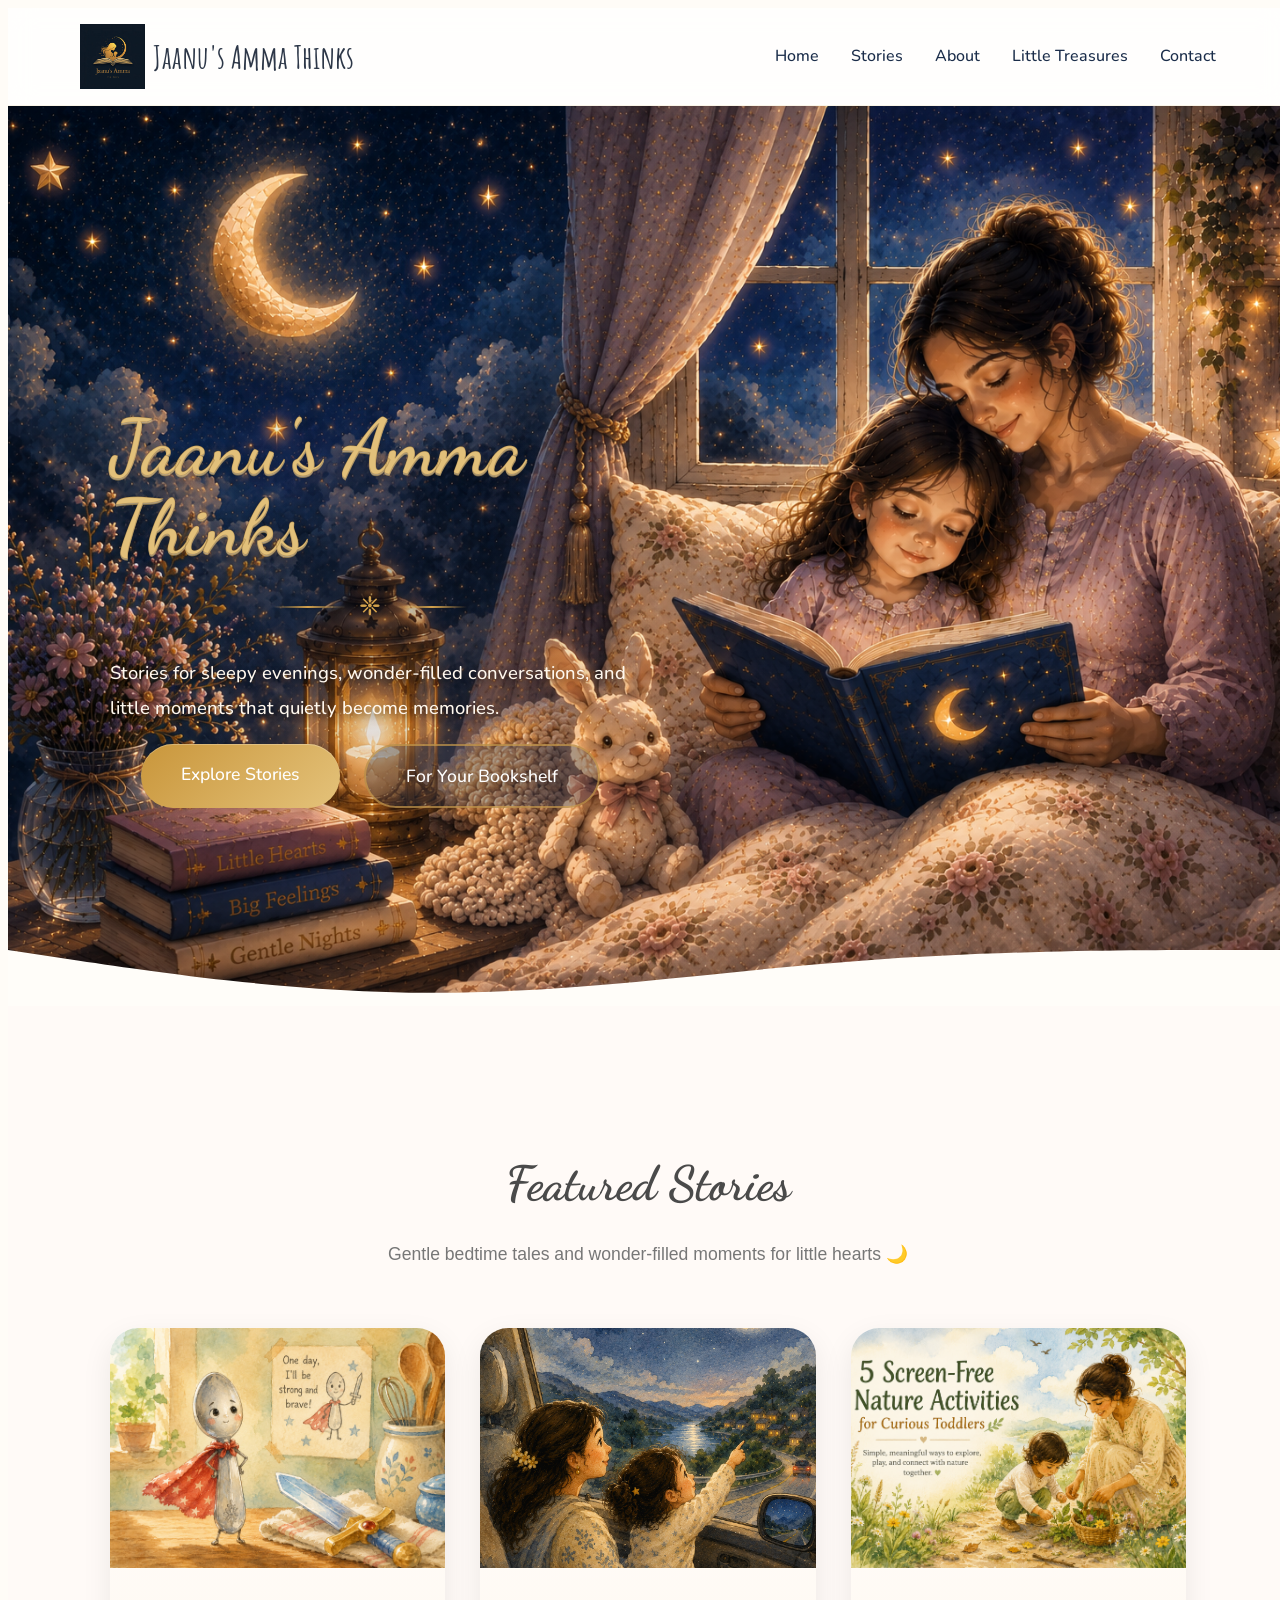
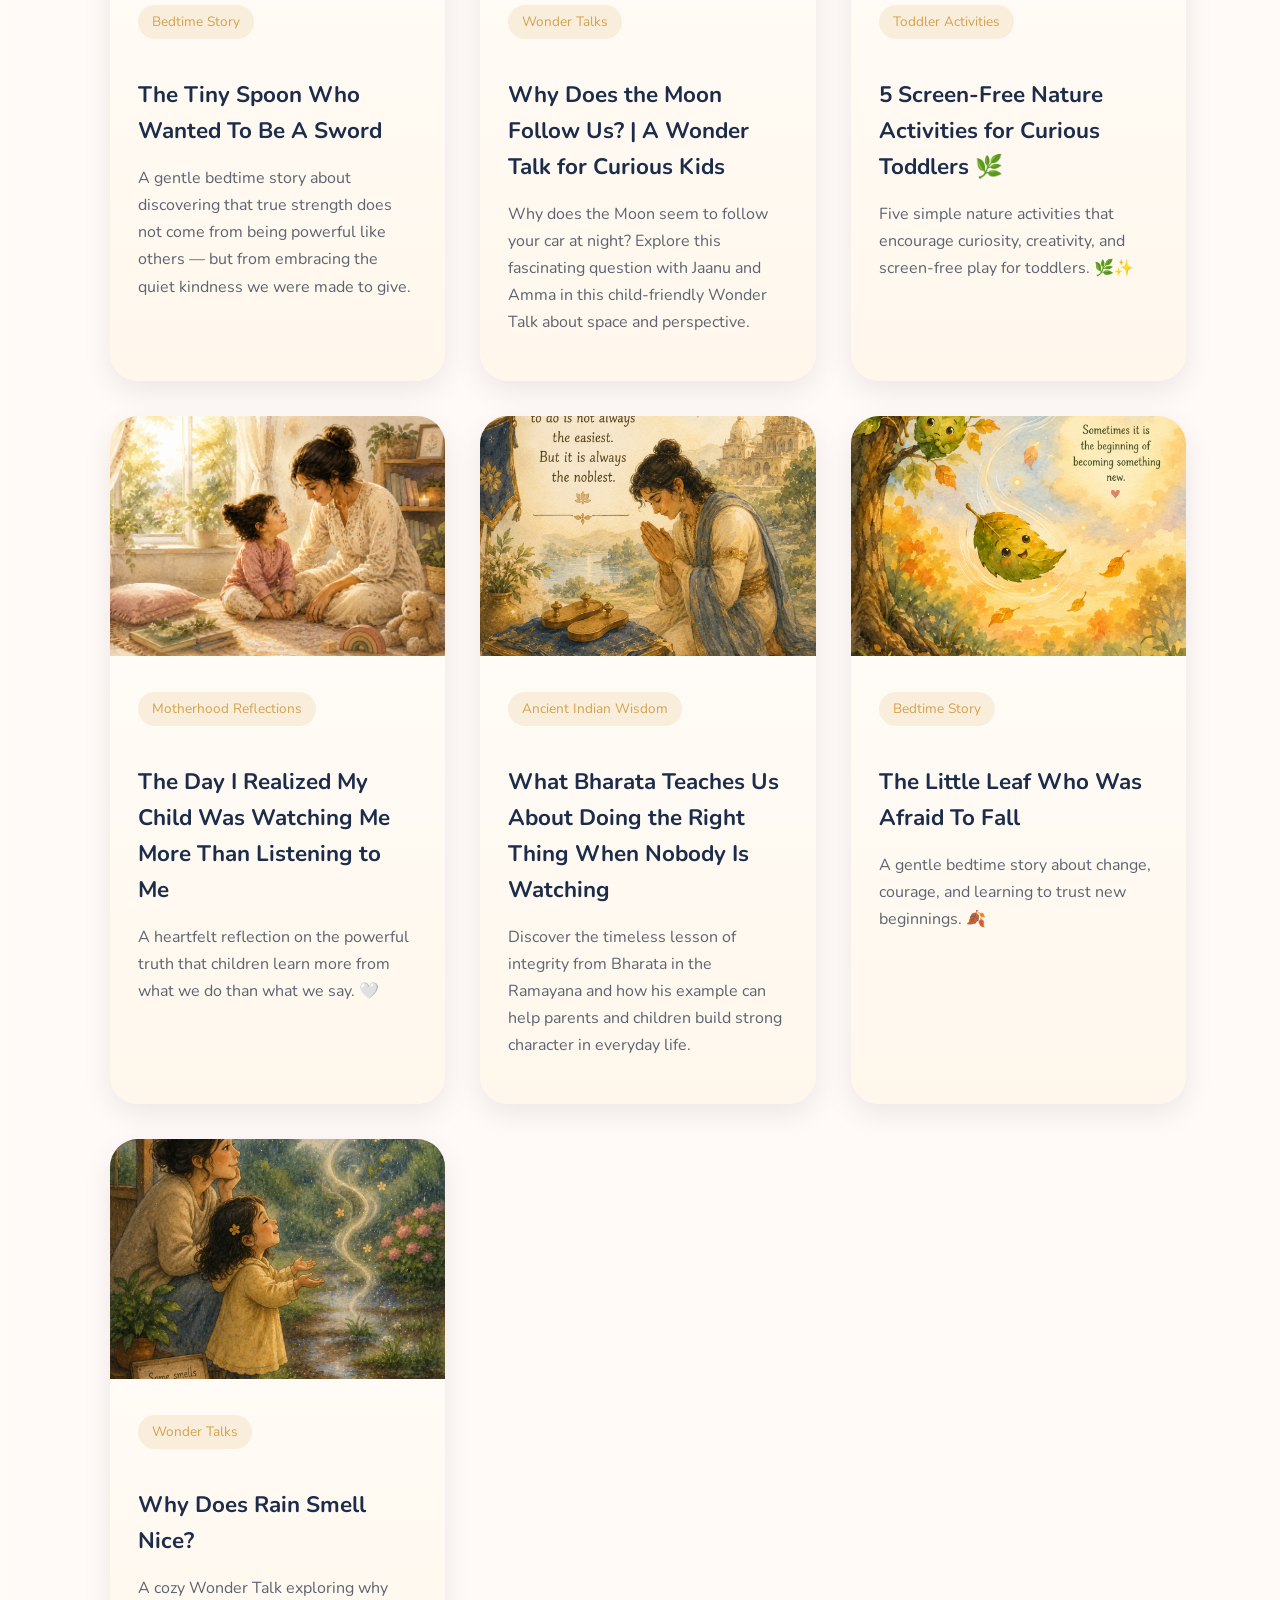
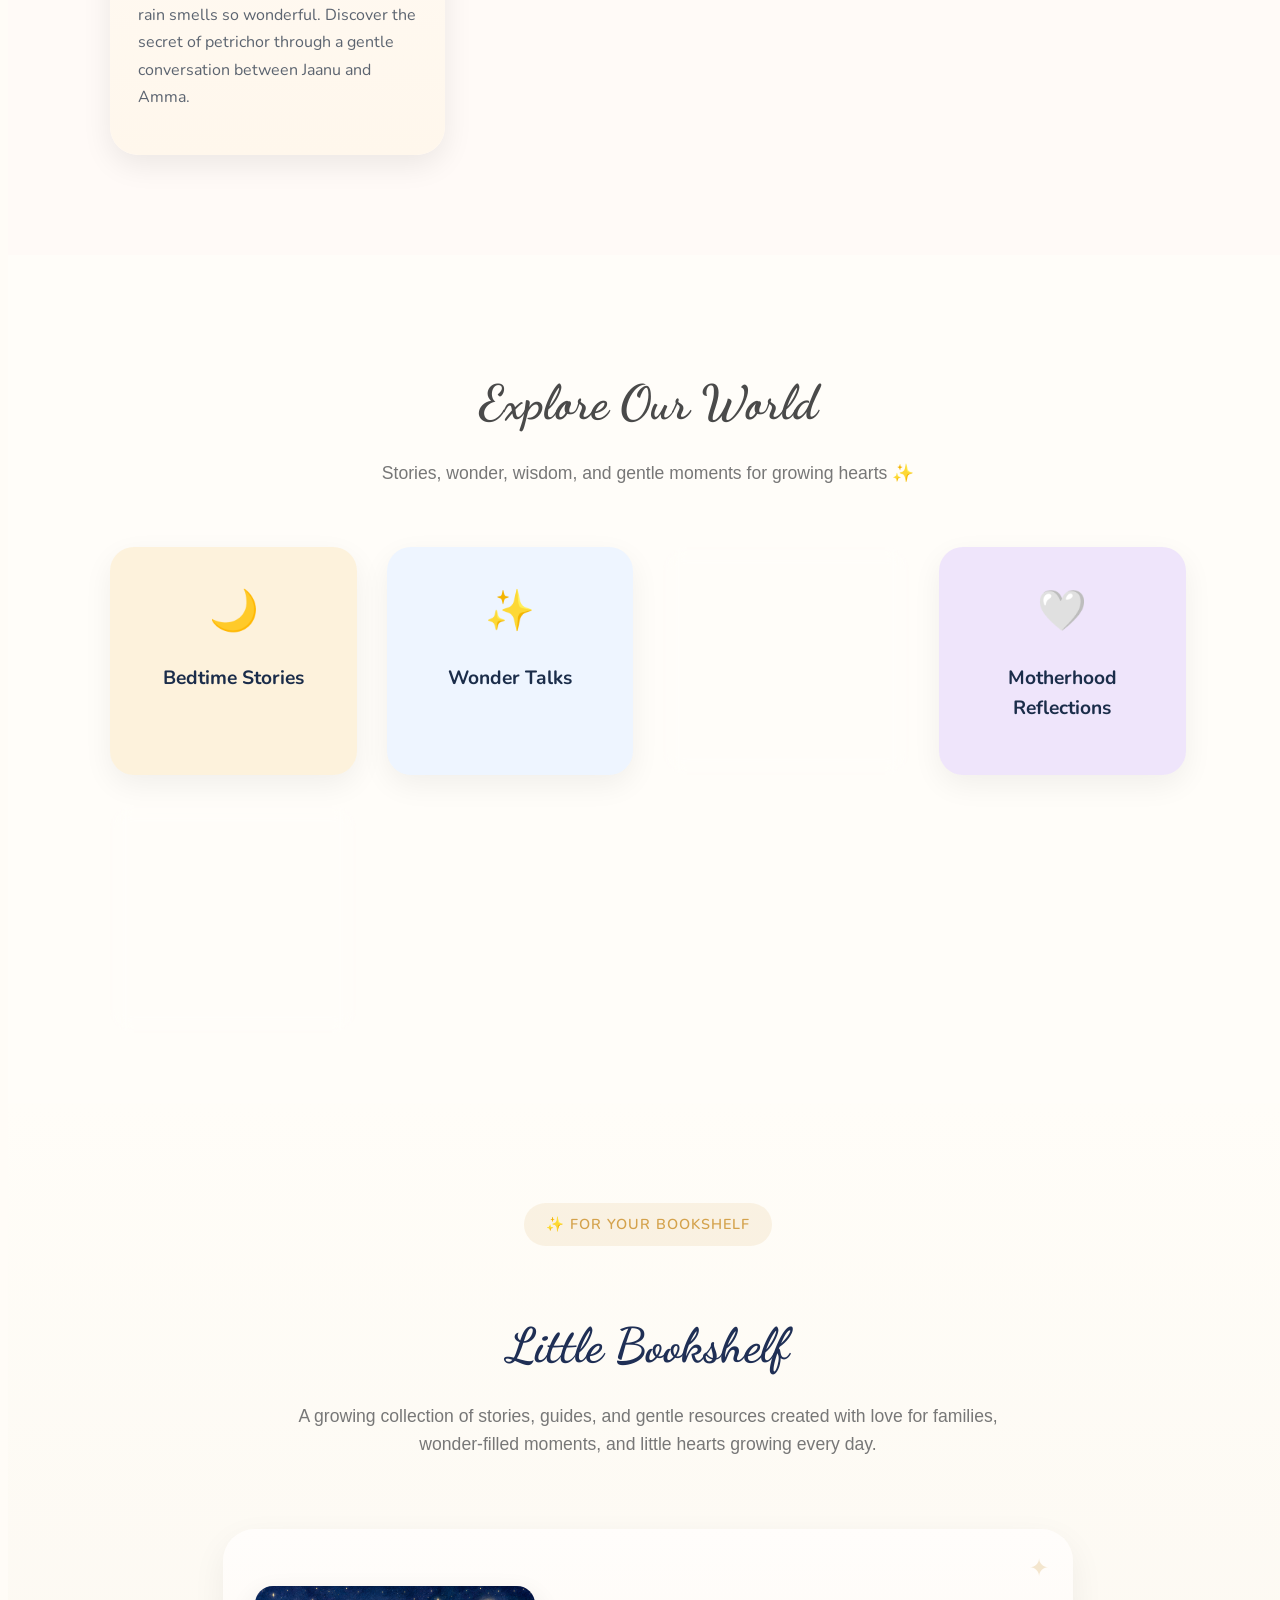
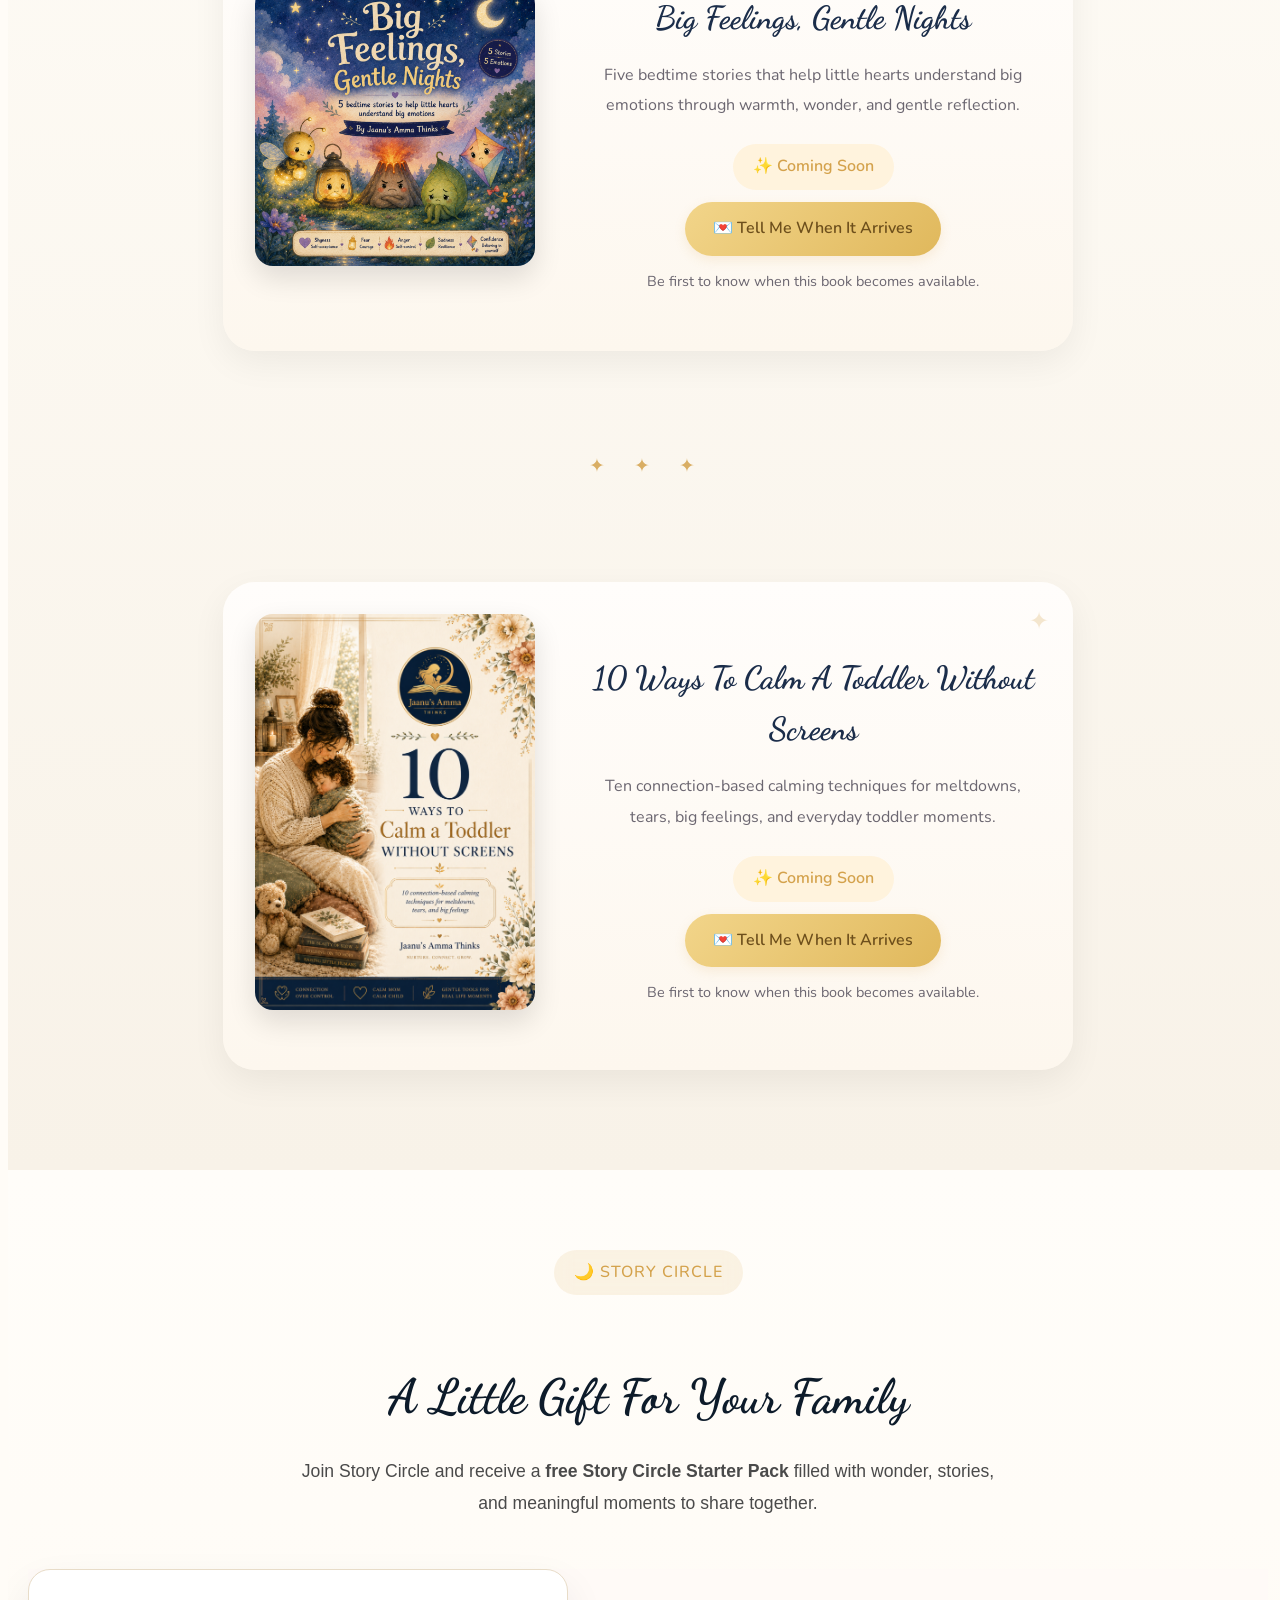
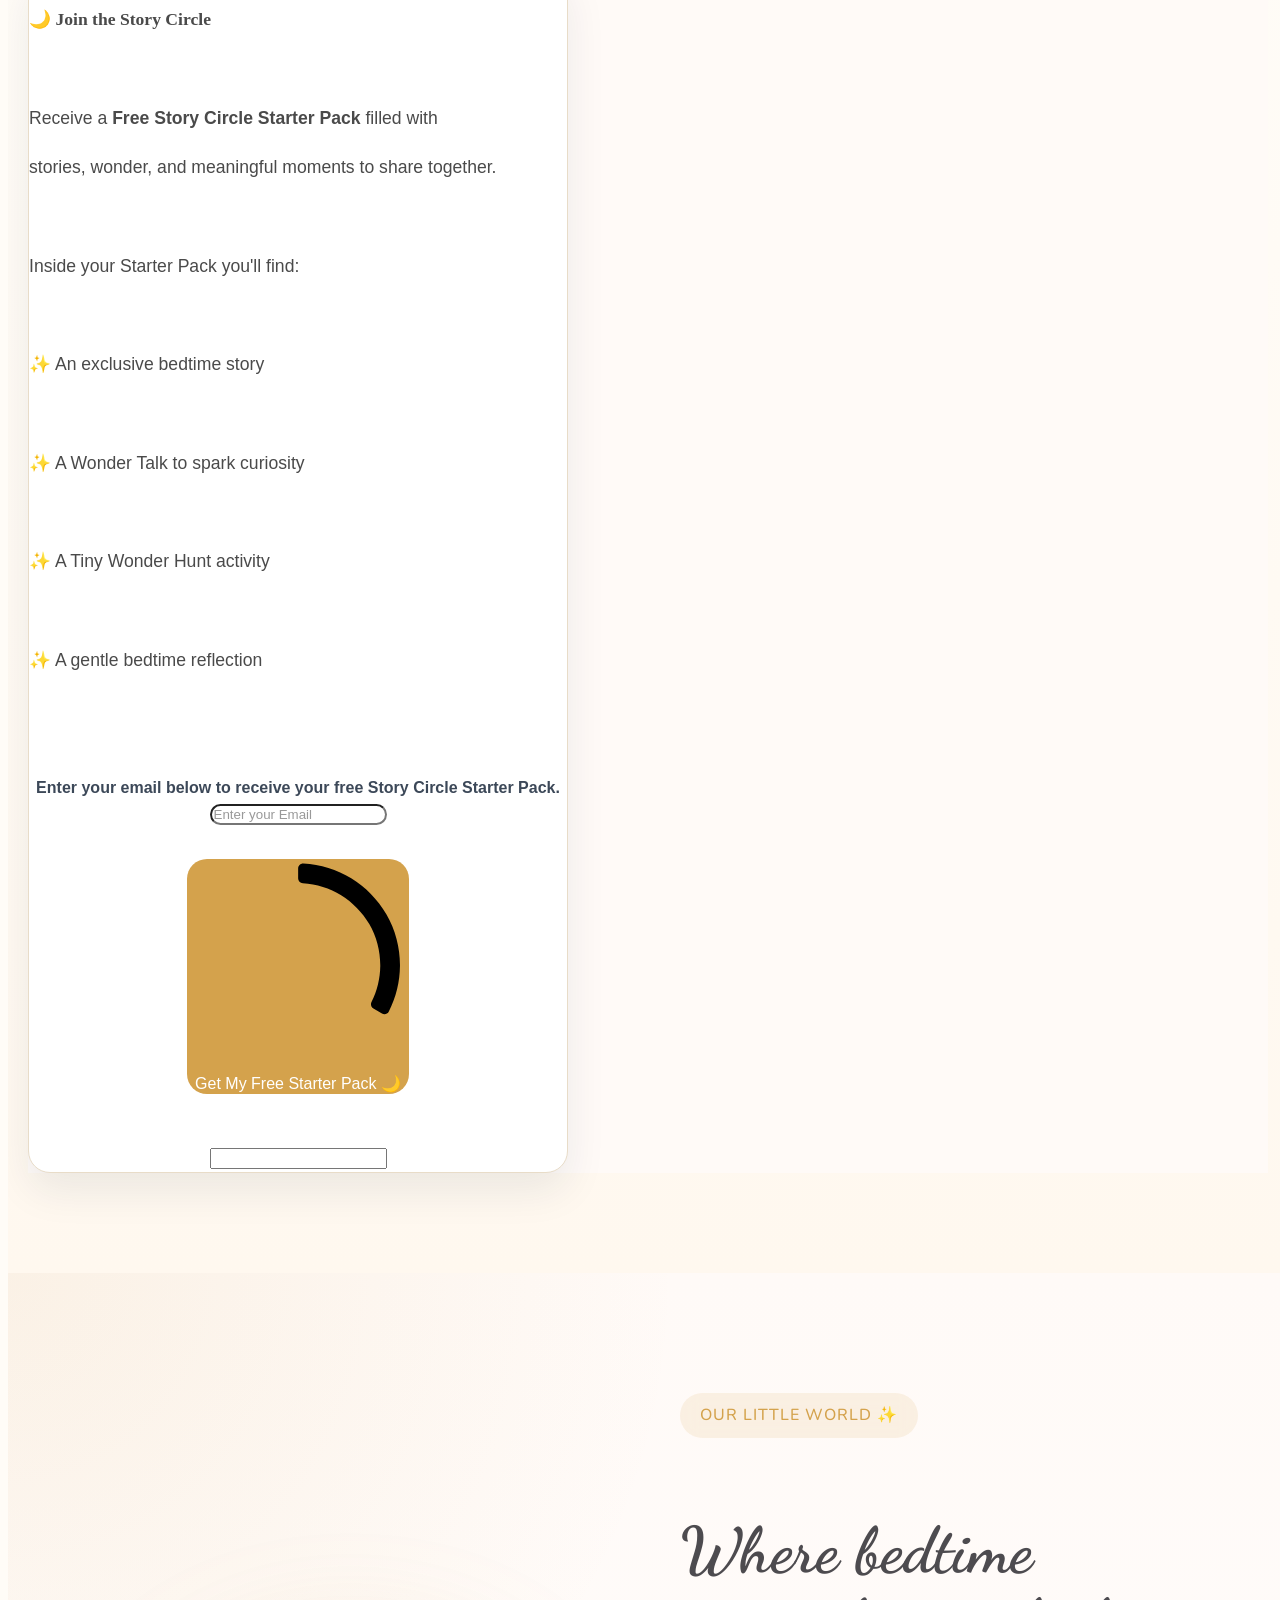
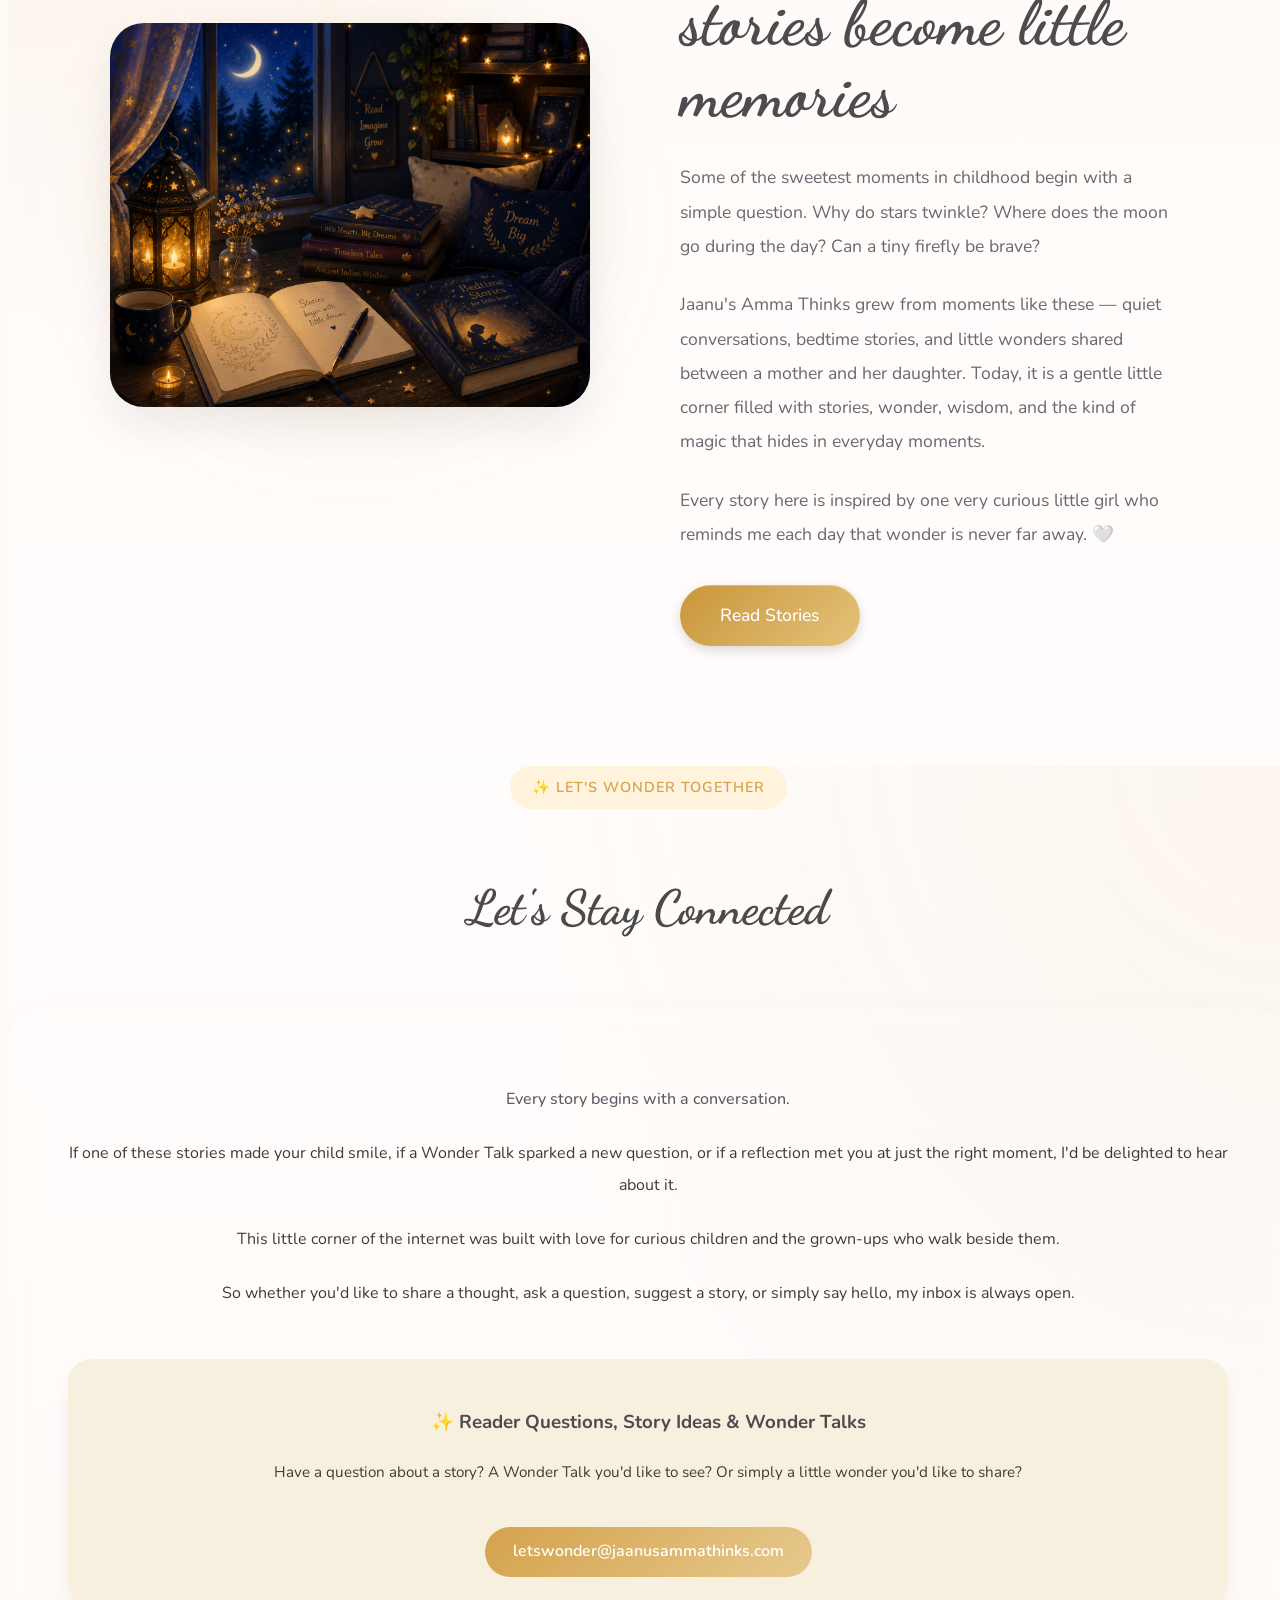
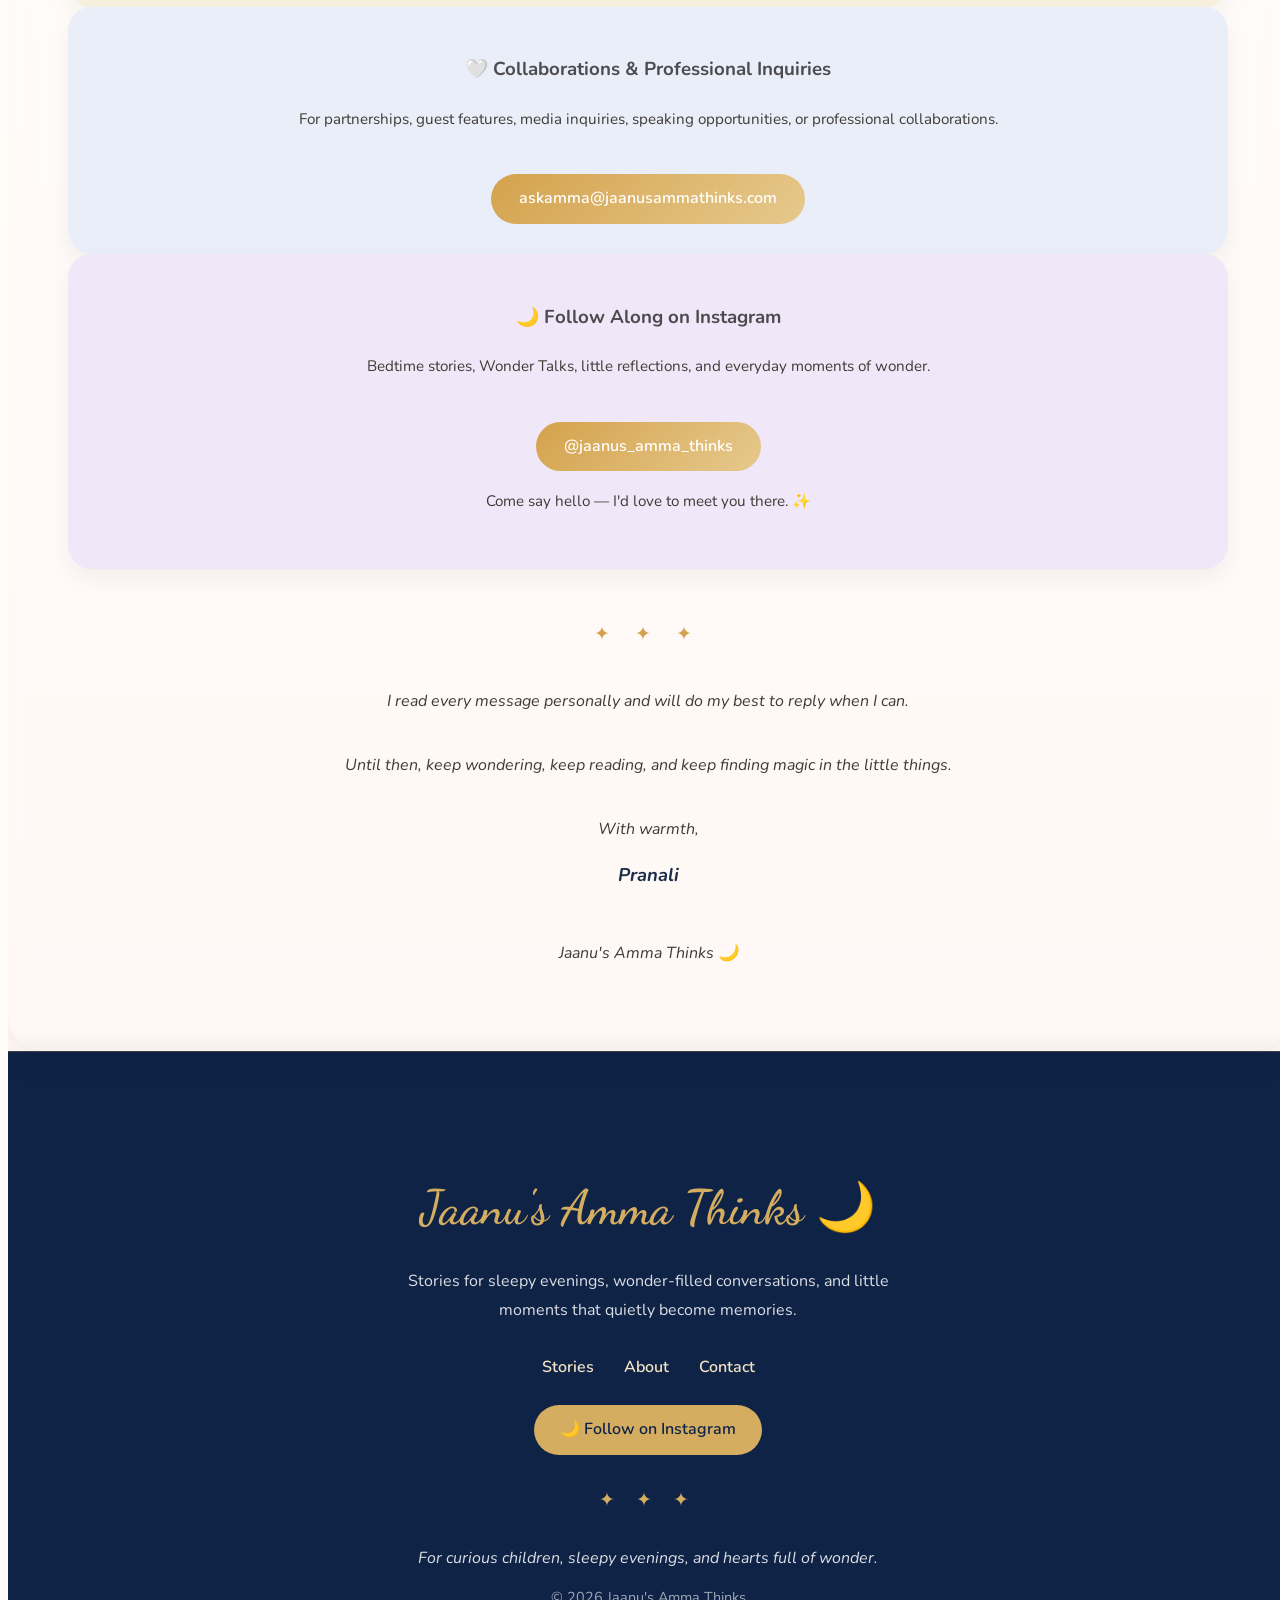
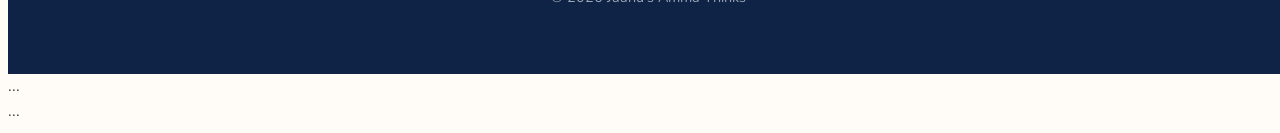
<file: index.html>
<!DOCTYPE html>
<html lang="en">

<head>

    <meta charset="UTF-8">
    <meta name="viewport" content="width=device-width, initial-scale=1.0">
   <title>Jaanu's Amma Thinks | Bedtime Stories, Toddler Activities & Wonder Talks</title>
    <meta name="description" content="Gentle bedtime stories, screen-free toddler activities, Wonder Talks, motherhood reflections, and ancient Indian wisdom for curious little minds.">
<link rel="icon" type="image/png" href="/favicon.png">

<link rel="apple-touch-icon" href="/apple-touch-icon.png">
    <meta name="theme-color" content="#0d1b2a">
    <link rel="stylesheet" href="style.css">

    <link href="https://fonts.googleapis.com/css2?family=Nunito:wght@400;500;600;700&family=Dancing+Script:wght@500;600;700&family=Amatic+SC:wght@700&display=swap" rel="stylesheet">

    <link rel="stylesheet" href="https://cdnjs.cloudflare.com/ajax/libs/font-awesome/6.0.0/css/all.min.css">

    <!-- Open Graph -->
<meta property="og:title" content="Jaanu's Amma Thinks | Bedtime Stories, Toddler Activities & Wonder Talks">
<meta property="og:description" content="Gentle bedtime stories, screen-free toddler activities, Wonder Talks, motherhood reflections, and ancient Indian wisdom for curious little minds.">
<meta property="og:image" content="https://www.jaanusammathinks.com/new-hero.png">
<meta property="og:url" content="https://www.jaanusammathinks.com">
<meta property="og:type" content="website">

    <!-- Twitter/X -->
<meta name="twitter:card" content="summary_large_image">
<meta name="twitter:title" content="Jaanu's Amma Thinks | Bedtime Stories, Toddler Activities & Wonder Talks">
<meta name="twitter:description" content="Gentle bedtime stories, screen-free toddler activities, Wonder Talks, motherhood reflections, and ancient Indian wisdom for curious little minds.">
<meta name="twitter:image" content="https://www.jaanusammathinks.com/new-hero.png">

    <meta name="p:domain_verify" content="759add2d42a874055dd4c8cb4aa2f77a"/>
    
<!-- Begin Brevo Form -->


<!-- START - We recommend to place the below code in head tag of your website html  -->

<style>
  @font-face {
    font-display: block;
    font-family: Roboto;
    src: url(https://assets.brevo.com/font/Roboto/Latin/normal/normal/7529907e9eaf8ebb5220c5f9850e3811.woff2) format("woff2"), url(https://assets.brevo.com/font/Roboto/Latin/normal/normal/25c678feafdc175a70922a116c9be3e7.woff) format("woff")
  }

  @font-face {
    font-display: fallback;
    font-family: Roboto;
    font-weight: 600;
    src: url(https://assets.brevo.com/font/Roboto/Latin/medium/normal/6e9caeeafb1f3491be3e32744bc30440.woff2) format("woff2"), url(https://assets.brevo.com/font/Roboto/Latin/medium/normal/71501f0d8d5aa95960f6475d5487d4c2.woff) format("woff")
  }

  @font-face {
    font-display: fallback;
    font-family: Roboto;
    font-weight: 700;
    src: url(https://assets.brevo.com/font/Roboto/Latin/bold/normal/3ef7cf158f310cf752d5ad08cd0e7e60.woff2) format("woff2"), url(https://assets.brevo.com/font/Roboto/Latin/bold/normal/ece3a1d82f18b60bcce0211725c476aa.woff) format("woff")
  }

  :where(.sib-form-message-panel) {
    display: none;
  }

  :where(.sib-form-message-panel .sib-notification__icon) {
    width: 20px;
    height: 20px;
  }


  #sib-container input:-ms-input-placeholder {
    font-family: Helvetica, sans-serif;
    text-align: left;
    color: #999999;
  }

  #sib-container input::placeholder {
    font-family: Helvetica, sans-serif;
    text-align: left;
    color: #999999;
  }

  #sib-container textarea::placeholder {
    font-family: Helvetica, sans-serif;
    text-align: left;
    color: #999999;
  }


  #sib-container a {
    text-decoration: underline;
    color: #2BB2FC;
  }
</style>
<link rel="stylesheet" href="https://sibforms.com/forms/end-form/build/sib-styles.css">


    <!-- Google tag (gtag.js) -->
<script async src="https://www.googletagmanager.com/gtag/js?id=G-SFJCXJMJNE"></script>
<script>
  window.dataLayer = window.dataLayer || [];
  function gtag(){dataLayer.push(arguments);}
  gtag('js', new Date());

  gtag('config', 'G-SFJCXJMJNE');
</script>
</head>

<body>

    <!-- Navigation -->
    <nav class="navbar">
        <div class="nav-container">
            <div class="nav-logo">
    <img src="Logo.png" alt="Jaanu's Amma Thinks">
     <span>Jaanu's Amma Thinks</span>           
</div>
            <ul class="nav-menu">
                <li class="nav-item"><a href="#home" class="nav-link">Home</a></li>
                <li class="nav-item"><a href="#blog" class="nav-link">Stories</a></li>
                <li class="nav-item"><a href="#about" class="nav-link">About</a></li>
                <li class="nav-item"><a href="#bookshelf" class="nav-link">Little Treasures</a></li>
                <li class="nav-item"><a href="#contact" class="nav-link">Contact</a></li>
            </ul>
            <div class="hamburger">
    <span></span>
    <span></span>
    <span></span>
</div>
        </div>
    </nav>

    <!-- Hero -->
    <section id="home" class="hero">
        
      <div class="hero-overlay"></div>
    <div class="hero-content">

        <div class="hero-text">
            <h1 class="hero-title">Jaanu's Amma Thinks</h1>
<div class="hero-divider">
❈
</div>
            <p class="hero-subtitle">
             Stories for sleepy evenings,
wonder-filled conversations,
and little moments that quietly become memories.  
            </p>

            <div class="hero-buttons">
                <a href="#blog" class="btn btn-primary">Explore Stories</a>
                <a href="#bookshelf" class="btn btn-secondary">For Your Bookshelf</a>
            </div>
        </div>


    </div>
        <div class="wave-divider">
    <svg viewBox="0 0 1440 120" preserveAspectRatio="none">
        <path d="M0,64L80,74.7C160,85,320,107,480,106.7C640,107,800,85,960,74.7C1120,64,1280,64,1360,64L1440,64L1440,120L1360,120C1280,120,1120,120,960,120C800,120,640,120,480,120C320,120,160,120,80,120L0,120Z"></path>
    </svg>
</div> 
        
</section>
    <!-- Featured Stories -->
<section id="blog" class="featured-section">

    <div class="section-header">
        <h2>Featured Stories</h2>
        <p>Gentle bedtime tales and wonder-filled moments for little hearts 🌙</p>
    </div>

   <div class="story-grid" id="story-grid">
            </div>
     
</section>
    <!-- Explore Our World -->

<section class="categories-section">

    <div class="section-header">
        <h2>Explore Our World</h2>
        <p>Stories, wonder, wisdom, and gentle moments for growing hearts ✨</p>
    </div>

    <div class="categories-grid">

       <a href="bedtime-stories.html" class="category-card">
    <span>🌙</span>
    <h3>Bedtime Stories</h3>
</a>

     <a href="wonder-talks.html" class="category-card">
    <span>✨</span>
    <h3>Wonder Talks</h3>
</a>   

        <a href="toddler-activities.html" class="category-card">
    <span>🧸</span>
    <h3>Toddler Activities</h3>
</a>

       <a href="motherhood-reflections.html" class="category-card">
    <span>🤍</span>
    <h3>Motherhood Reflections</h3>
</a> 

     <a href="ancient-indian-wisdom.html" class="category-card">
    <span>🪔</span>
    <h3>Ancient Indian Wisdom</h3>
</a>  

    </div>

</section>

    <section id="bookshelf" class="bookshelf">

    <div class="section-header">

        <span class="bookshelf-tag">
            ✨ FOR YOUR BOOKSHELF
        </span>

        <h2>Little Bookshelf</h2>

        <p>
            A growing collection of stories, guides, and gentle resources
            created with love for families, wonder-filled moments,
            and little hearts growing every day.
        </p>

    </div>

        <div class="bookshelf-grid">
<div class="book-card">

    <img
        src="big-feelings-cover.png"
        alt="Big Feelings, Gentle Nights"
    >
 <div class="book-details">
    <h3>Big Feelings, Gentle Nights</h3>

    <p>
        Five bedtime stories that help little hearts understand
        big emotions through warmth, wonder, and gentle reflection.
    </p>
<div class="book-status">

    <span class="coming-soon">
        ✨ Coming Soon
    </span>
<a href="#story-circle" class="bookshelf-button">
    💌 Tell Me When It Arrives
</a>
    <p class="arrival-note">
    Be first to know when this book becomes available.
</p> 
    </div>
</div>
</div>
            
<div class="bookshelf-divider">
    ✦ ✦ ✦
</div>
     <div class="book-card">

    <img
        src="calm-toddler-cover.png"
        alt="10 Ways To Calm A Toddler Without Screens"
    >
 <div class="book-details">
    <h3>10 Ways To Calm A Toddler Without Screens</h3>

    <p>
        Ten connection-based calming techniques for meltdowns,
        tears, big feelings, and everyday toddler moments.
    </p>
<div class="book-status">
    <span class="coming-soon">
        ✨ Coming Soon
    </span>
<a href="#story-circle" class="bookshelf-button">
    💌 Tell Me When It Arrives
</a>
     <p class="arrival-note">
    Be first to know when this book becomes available.
</p>
  </div>  
</div>       
</div>

</section>
<section id="story-circle" class="story-circle-section">


<div class="section-header">

    <span class="about-tag">🌙 STORY CIRCLE</span>

    <h2>A Little Gift For Your Family</h2>

    <p>
        Join Story Circle and receive a <strong>free Story Circle Starter Pack</strong> filled with wonder, stories, and meaningful moments to share together.
    </p>

</div>



<!-- START - We recommend to place the below code where you want the form in your website html  -->
<div class="sib-form" style="text-align: center;
         background-color: #fffaf7; 
        
        
        
        ">
  <div id="sib-form-container" class="sib-form-container">
    <div id="error-message" class="sib-form-message-panel" style="font-family:Helvetica, sans-serif; font-size:16px; text-align:left; color:#661d1d; background-color:#ffeded; border-color:#ff4949; border-radius:3px;
        max-width:540px;">
      <div class="sib-form-message-panel__text sib-form-message-panel__text--center">
        <svg viewBox="0 0 512 512" class="sib-icon sib-notification__icon">
          <path d="M256 40c118.621 0 216 96.075 216 216 0 119.291-96.61 216-216 216-119.244 0-216-96.562-216-216 0-119.203 96.602-216 216-216m0-32C119.043 8 8 119.083 8 256c0 136.997 111.043 248 248 248s248-111.003 248-248C504 119.083 392.957 8 256 8zm-11.49 120h22.979c6.823 0 12.274 5.682 11.99 12.5l-7 168c-.268 6.428-5.556 11.5-11.99 11.5h-8.979c-6.433 0-11.722-5.073-11.99-11.5l-7-168c-.283-6.818 5.167-12.5 11.99-12.5zM256 340c-15.464 0-28 12.536-28 28s12.536 28 28 28 28-12.536 28-28-12.536-28-28-28z" />
        </svg>
        <span class="sib-form-message-panel__inner-text">


                Oops! Something went wrong. Please try again in a moment.
              
            
          </span>
      </div>
    </div>
    <div></div>
    <div id="success-message" class="sib-form-message-panel" style="font-family:Helvetica, sans-serif; font-size:16px; text-align:left; color:#085229; background-color:#e7faf0; border-color:#13ce66; border-radius:3px;
        max-width:540px;">
      <div class="sib-form-message-panel__text sib-form-message-panel__text--center">
        <svg viewBox="0 0 512 512" class="sib-icon sib-notification__icon">
          <path d="M256 8C119.033 8 8 119.033 8 256s111.033 248 248 248 248-111.033 248-248S392.967 8 256 8zm0 464c-118.664 0-216-96.055-216-216 0-118.663 96.055-216 216-216 118.664 0 216 96.055 216 216 0 118.663-96.055 216-216 216zm141.63-274.961L217.15 376.071c-4.705 4.667-12.303 4.637-16.97-.068l-85.878-86.572c-4.667-4.705-4.637-12.303.068-16.97l8.52-8.451c4.705-4.667 12.303-4.637 16.97.068l68.976 69.533 163.441-162.13c4.705-4.667 12.303-4.637 16.97.068l8.451 8.52c4.668 4.705 4.637 12.303-.068 16.97z" />
        </svg>
        <span class="sib-form-message-panel__inner-text">


                One more little step... 🌙 Please check your inbox and click the confirmation email to join the Story Circle. As soon as you confirm, you&#39;ll be taken straight to your free Story Circle Starter Pack.
             
            
          </span>
      </div>
    </div>
    <div></div>
    <div id="sib-container" class="sib-container--large sib-container--vertical" style="max-width:540px; text-align:center; background-color:rgba(255,255,255,1); border-width:1px; border-style:solid; border-color:#e8dcc8; border-radius:13px; direction:ltr">
      <form id="sib-form" method="POST" action="https://94a4ac78.sibforms.com/serve/[base64]" data-type="subscription">


        <div style="padding: 16px 0;">


          <div class="sib-form-block" style="font-family:Cursive, cursive; font-size:32px; font-weight:700; text-align:left; color:#1b2d4a; background-color:transparent; text-align:left">
            <p>🌙 Join the Story Circle</p>
          </div>



        </div>



        <div style="padding: 16px 0;">


          <div class="sib-form-block" style="font-family:Comic Sans MS, sans-serif; font-size:16px; text-align:left; color:#555555; background-color:transparent; text-align:left">
            <div class="sib-text-form-block">
              <p>Receive a <strong>Free Story Circle Starter Pack</strong> filled with</p>
              <p>stories, wonder, and meaningful moments to share together.</p>
              <p><br></p>
              <p>Inside your Starter Pack you&#39;ll find:</p>
              <p><br></p>
              <p>✨ An exclusive bedtime story </p>
              <p><br></p>
              <p>✨ A Wonder Talk to spark curiosity</p>
              <p><br></p>
              <p>✨ A Tiny Wonder Hunt activity</p>
              <p><br></p>
              <p>✨ A gentle bedtime reflection</p>
              <p><br></p>
            </div>
          </div>



        </div>



        <div style="padding: 16px 0;">



          <div class="sib-input sib-form-block">
            <div class="form__entry entry_block">
              <div class="form__label-row ">


                <label class="entry__label" style="font-weight: 700; text-align: left; font-family:Futura, sans-serif; font-size:16px; font-weight:700; text-align:left; color:#3c4858;" for="EMAIL" data-required="*">Enter your email below to receive your free Story Circle Starter Pack.</label>




                <div class="entry__field">

                  <input class="input " type="text" id="EMAIL" name="EMAIL" autocomplete="off" value="" placeholder="Enter your Email" data-required="true" required />

                </div>

              </div>

              <label class="entry__error entry__error--primary" style="font-family:Helvetica, sans-serif; font-size:16px; text-align:left; color:#661d1d; background-color:#ffeded; border-color:#ff4949; border-radius:3px;">
              </label>



            </div>
          </div>




        </div>



        <div style="padding: 16px 0;">


          <div class="sib-form-block" style="text-align: center">
            <button class="sib-form-block__button sib-form-block__button-with-loader" style="font-family:Comic Sans MS, sans-serif; font-size:16px; text-align:center; color:#ffffff; background-color:#d4a24c; border-width:0px; border-radius:20px;" form="sib-form" type="submit">
              <svg class="icon clickable__icon progress-indicator__icon sib-hide-loader-icon" viewBox="0 0 512 512">
                <path d="M460.116 373.846l-20.823-12.022c-5.541-3.199-7.54-10.159-4.663-15.874 30.137-59.886 28.343-131.652-5.386-189.946-33.641-58.394-94.896-95.833-161.827-99.676C261.028 55.961 256 50.751 256 44.352V20.309c0-6.904 5.808-12.337 12.703-11.982 83.556 4.306 160.163 50.864 202.11 123.677 42.063 72.696 44.079 162.316 6.031 236.832-3.14 6.148-10.75 8.461-16.728 5.01z" />
              </svg>
              Get My Free Starter Pack 🌙
            </button>


          </div>



        </div>



        <div style="padding: 16px 0;">




          <div class="sib-captcha sib-form-block">
            <div class="form__entry entry_block">
              <div class="form__label-row ">


                <script>
                  function handleCaptchaResponse() {
                    var event = new Event('captchaChange');
                    document.getElementById('sib-captcha').dispatchEvent(event);
                  }
                </script>
                <div class="g-recaptcha sib-visible-recaptcha" id="sib-captcha" data-sitekey="6LdG1DMtAAAAAHJdEUHvrH5ofFgaoDWfMWV-AKEK" data-callback="handleCaptchaResponse" style="direction:ltr"></div>
              </div>
              <label class="entry__error entry__error--primary" style="font-family:Helvetica, sans-serif; font-size:16px; text-align:left; color:#661d1d; background-color:#ffeded; border-color:#ff4949; border-radius:3px;">
              </label>



            </div>
          </div>





        </div>



        <input type="text" name="email_address_check" value="" class="input--hidden">


        <input type="hidden" name="locale" value="en">


      </form>
    </div>
  </div>
</div>
<!-- END - We recommend to place the above code where you want the form in your website html  -->



</section>

    <!-- About Section -->

<section id="about" class="about-section">

    <div class="about-container">

       <div class="about-image">
    <img src="new-about.png" alt="Dreamy Story Corner">
</div>

        <div class="about-text">

            <span class="about-tag">Our Little World ✨</span>

            <h2>Where bedtime stories become little memories</h2>

           <p>
Some of the sweetest moments in childhood begin with a simple question.

Why do stars twinkle?

Where does the moon go during the day?

Can a tiny firefly be brave?
</p>

<p>
Jaanu's Amma Thinks grew from moments like these — quiet conversations, bedtime stories, and little wonders shared between a mother and her daughter.

Today, it is a gentle little corner filled with stories, wonder, wisdom, and the kind of magic that hides in everyday moments.
</p>

            <p>
Every story here is inspired by one very curious little girl who reminds me each day that wonder is never far away. 🤍
</p>
            <a href="#blog" class="btn btn-primary">
                Read Stories
            </a>

        </div>

    </div>

</section>

    <!-- Contact Section -->

<section id="contact" class="contact-section">

<div class="contact-container">

   <div class="section-header">

    <div class="contact-tag">
        ✨ LET'S WONDER TOGETHER
    </div>

    <h2>Let's Stay Connected</h2>

</div>

    <div class="contact-content">

        <p class="contact-intro">
            Every story begins with a conversation.
        </p>

        <p>
            If one of these stories made your child smile, if a Wonder Talk sparked a new question, or if a reflection met you at just the right moment, I'd be delighted to hear about it.
        </p>

        <p>
            This little corner of the internet was built with love for curious children and the grown-ups who walk beside them.
        </p>

        <p>
            So whether you'd like to share a thought, ask a question, suggest a story, or simply say hello, my inbox is always open.
        </p>

        <div class="contact-cards">

            <div class="contact-card story-card-contact">

                <h3>✨ Reader Questions, Story Ideas & Wonder Talks</h3>

                <p>
                    Have a question about a story? A Wonder Talk you'd like to see? Or simply a little wonder you'd like to share?
                </p>

                <a href="mailto:letswonder@jaanusammathinks.com">
                    letswonder@jaanusammathinks.com
                </a>

            </div>

            <div class="contact-card collaboration-card">

                <h3>🤍 Collaborations & Professional Inquiries</h3>

                <p>
                    For partnerships, guest features, media inquiries, speaking opportunities, or professional collaborations.
                </p>

                <a href="mailto:askamma@jaanusammathinks.com">
                    askamma@jaanusammathinks.com
                </a>

            </div>

         <div class="contact-card instagram-card">

    <h3>🌙 Follow Along on Instagram</h3>

    <p>
        Bedtime stories, Wonder Talks, little reflections, and everyday moments of wonder.
    </p>

    <a href="https://instagram.com/jaanus_amma_thinks" target="_blank">
        @jaanus_amma_thinks
    </a>

    <p class="instagram-note">
        Come say hello — I'd love to meet you there. ✨
    </p>

</div>   

        </div>
<div class="contact-divider">
✦ ✦ ✦
</div>
        <p class="contact-signoff">
            I read every message personally and will do my best to reply when I can.
            <br><br>
            Until then, keep wondering, keep reading, and keep finding magic in the little things.
            <br><br>
            With warmth,
            <br>
            <strong>Pranali</strong>
            <br>
            Jaanu's Amma Thinks 🌙
        </p>

    </div>

</div>

</section>

<footer class="footer">

    <div class="footer-content">

        <h3>Jaanu's Amma Thinks 🌙</h3>

        <p class="footer-tagline">
            Stories for sleepy evenings, wonder-filled conversations,
            and little moments that quietly become memories. 
        </p>

        <div class="footer-links">
            <a href="#blog">Stories</a>
            <a href="#about">About</a>
            <a href="#contact">Contact</a>
        </div>

        <a class="footer-instagram"
           href="https://instagram.com/jaanus_amma_thinks"
           target="_blank">
           🌙 Follow on Instagram
        </a>

        <div class="footer-divider">
            ✦ ✦ ✦
        </div>

        <p class="footer-closing">
            For curious children, sleepy evenings,
            and hearts full of wonder.
        </p>

        <p class="footer-copy">
            © 2026 Jaanu's Amma Thinks
        </p>

    </div>

</footer>
<script>

const stories = [

    {
    title: "The Tiny Spoon Who Wanted To Be A Sword",

    category: "Bedtime Story",

    description:
        "A gentle bedtime story about discovering that true strength does not come from being powerful like others — but from embracing the quiet kindness we were made to give.",

    image: "tiny-spoon-story.png",

    slug: "the-tiny-spoon-who-wanted-to-be-a-sword"
},

       {
    title: "Why Does the Moon Follow Us? | A Wonder Talk for Curious Kids",

    category: "Wonder Talks",

    description:
        "Why does the Moon seem to follow your car at night? Explore this fascinating question with Jaanu and Amma in this child-friendly Wonder Talk about space and perspective.",
    image: "moon.png",

    slug: "why-does-the-moon-follow-us-or-a-wonder-talk-for-curious-kids"
},

       {
    title: "5 Screen-Free Nature Activities for Curious Toddlers 🌿",

    category: "Toddler Activities",

    description:
        "Five simple nature activities that encourage curiosity, creativity, and screen-free play for toddlers. 🌿✨",
    image: "nature-activities.png",

    slug: "5-screen-free-nature-activities-for-curious-toddlers"
},
    
   {
    title: "The Day I Realized My Child Was Watching Me More Than Listening to Me",

    category: "Motherhood Reflections",

    description:
        "A heartfelt reflection on the powerful truth that children learn more from what we do than what we say. 🤍",
    image: "mother-actions.png",

    slug: "the-day-i-realized-my-child-was-watching-me-more-than-listening-to-me"
},

      {
    title: "What Bharata Teaches Us About Doing the Right Thing When Nobody Is Watching",

    category: "Ancient Indian Wisdom",

    description:
        "Discover the timeless lesson of integrity from Bharata in the Ramayana and how his example can help parents and children build strong character in everyday life.",
    image: "bharata.png",

    slug: "what-bharata-teaches-us-about-doing-the-right-thing-when-nobody-is-watching"
},
    
    {
    title: "The Little Leaf Who Was Afraid To Fall",

    category: "Bedtime Story",

    description:
        "A gentle bedtime story about change, courage, and learning to trust new beginnings. 🍂",
    image: "leaf-story.png",

    slug: "the-little-leaf-who-was-afraid-to-fall"
},


     {
    title: "Why Does Rain Smell Nice?",

    category: "Wonder Talks",

    description:
        "A cozy Wonder Talk exploring why rain smells so wonderful. Discover the secret of petrichor through a gentle conversation between Jaanu and Amma.",
    image: "rain-smell.png",

    slug: "why-does-rain-smell-nice"
} 
];

const storyGrid = document.getElementById("story-grid");

stories.forEach(story => {

    storyGrid.innerHTML += `

        <a href="blog/story.html?id=${story.slug}" class="story-card">

                <img src="${story.image}" alt="${story.title}">

            <div class="story-content">

                <span class="story-category">
                    ${story.category}
                </span>

                <h3>${story.title}</h3>

                <p>${story.description}</p>

            </div>

        </a>

    `;

});

</script>
<script>

const hamburger =
document.querySelector('.hamburger');

const navMenu =
document.querySelector('.nav-menu');

hamburger.addEventListener('click', () => {

    navMenu.classList.toggle('active');

});

</script>

   ...
<footer>
...
</footer>

<!-- START - We recommend to place the below code in footer or bottom of your website html  -->
<script>
  window.REQUIRED_CODE_ERROR_MESSAGE = 'Please choose a country code';
  window.LOCALE = 'en';




  window.EMAIL_INVALID_MESSAGE = window.SMS_INVALID_MESSAGE = "Hmm... that email address doesn&#39;t look quite right. Please check it and try again.";





  window.REQUIRED_ERROR_MESSAGE = "Please enter your email address first. 😊 ";

  window.GENERIC_INVALID_MESSAGE = "Hmm... that email address doesn&#39;t look quite right. Please check it and try again.";


  window.INVALID_NUMBER = "Hmm... that email address doesn&#39;t look quite right. Please check it and try again.";




  window.INVALID_DATE = "Please enter a valid date";



  window.REQUIRED_MULTISELECT_MESSAGE = 'Please select at least 1 option';


  window.translation = {
    common: {
      selectedList: '{quantity} list selected',
      selectedLists: '{quantity} lists selected',
      selectedOption: '{quantity} selected',
      selectedOptions: '{quantity} selected',
    }
  };

  var AUTOHIDE = Boolean(0);
</script>



<script defer src="https://sibforms.com/forms/end-form/build/main.js"></script>



<script src="https://www.google.com/recaptcha/api.js?hl=en"></script>




<!-- END - We recommend to place the above code in footer or bottom of your website html  -->

<!-- End Brevo Form -->
</body>
</html>
</file>
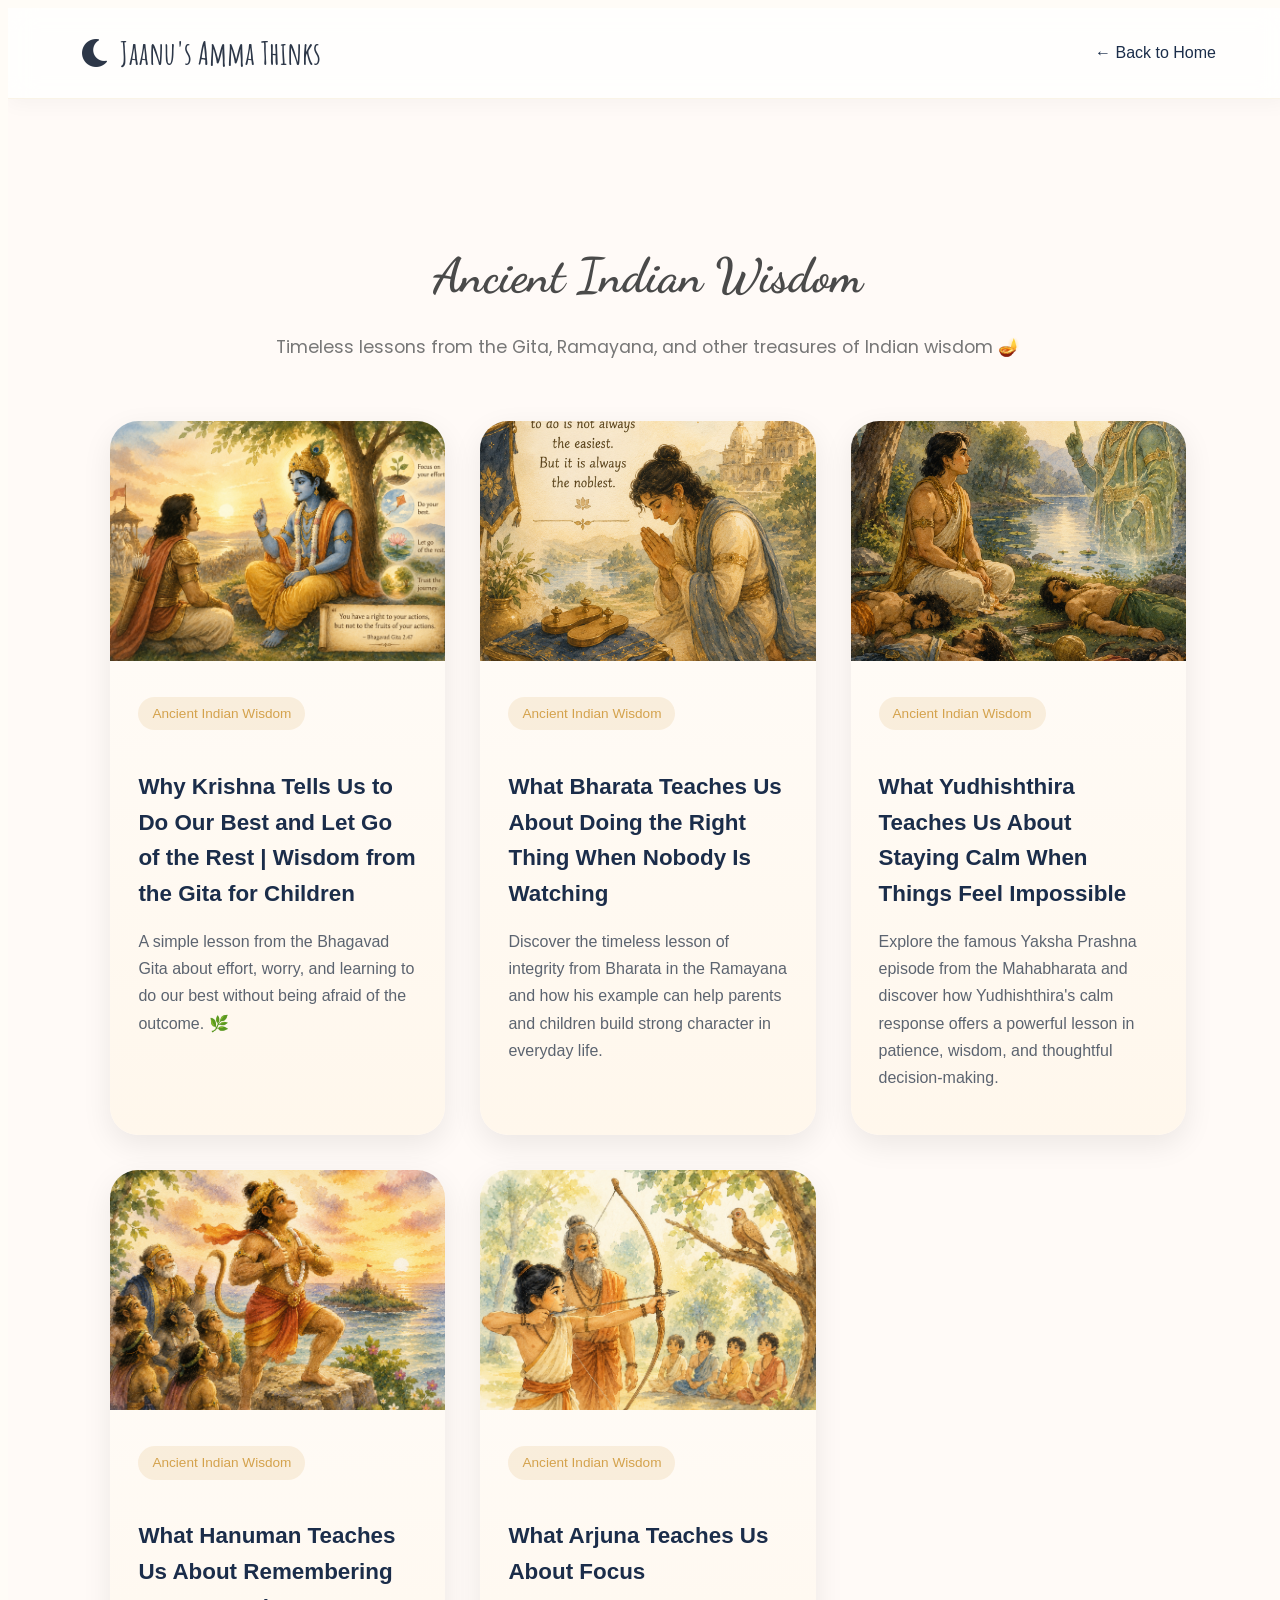
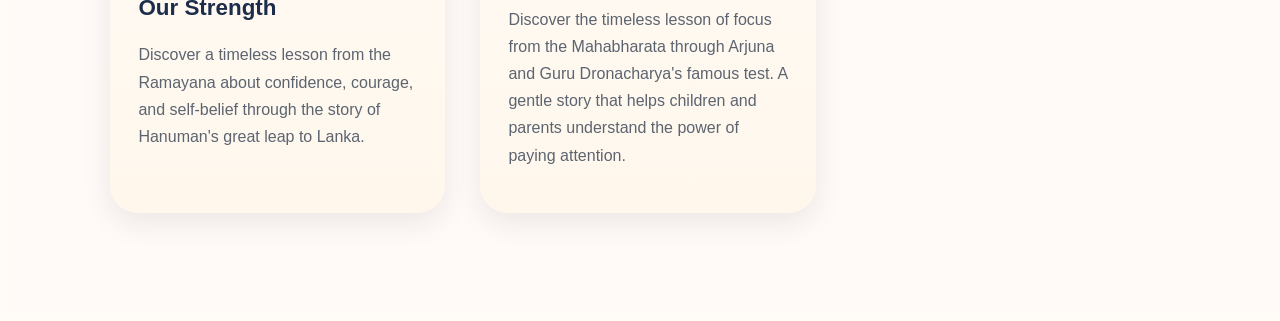
<file: ancient-indian-wisdom.html>
<!DOCTYPE html>
<html lang="en">

<head>

    <meta charset="UTF-8">
    <meta name="viewport" content="width=device-width, initial-scale=1.0">
   <title>Ancient Indian Wisdom for Children | Jaanu's Amma Thinks</title>

<meta name="description" content="Simple lessons from the Bhagavad Gita, Ramayana, and ancient Indian wisdom shared through gentle stories and reflections for children and families.">

    <link rel="stylesheet" href="style.css">

    <link href="https://fonts.googleapis.com/css2?family=Amatic+SC:wght@400;700&family=Dancing+Script:wght@400;600;700&family=Poppins:wght@300;400;500&display=swap" rel="stylesheet">

    <link rel="stylesheet" href="https://cdnjs.cloudflare.com/ajax/libs/font-awesome/6.0.0/css/all.min.css">
</head>

<body>

    <!-- Navigation -->
    <nav class="navbar">
        <div class="nav-container">
            <div class="nav-logo">
                <i class="fas fa-moon"></i>
                <span>Jaanu's Amma Thinks</span>
            </div>

           <ul class="nav-menu">
    <li class="nav-item">
        <a href="index.html" class="nav-link">← Back to Home</a>
    </li>
</ul>
            <div class="hamburger">
    <span></span>
    <span></span>
    <span></span>
</div>
        </div>
    </nav>

    <!-- Ancient Indian Wisdom -->
<section id="blog" class="featured-section">

    <div class="section-header">
       <h2>Ancient Indian Wisdom</h2>

<p>Timeless lessons from the Gita, Ramayana, and other treasures of Indian wisdom 🪔</p>
    </div>

   <div class="story-grid" id="story-grid">
            </div>
     
</section>
 

<script>

const stories = [



    {
    title: "Why Krishna Tells Us to Do Our Best and Let Go of the Rest | Wisdom from the Gita for Children",

    category: "Ancient Indian Wisdom",

    description:
        "A simple lesson from the Bhagavad Gita about effort, worry, and learning to do our best without being afraid of the outcome. 🌿",
    image: "krishna-arjuna.png",

    slug: "why-krishna-tells-us-to-do-our-best-and-let-go-of-the-rest"
},

     {
    title: "What Bharata Teaches Us About Doing the Right Thing When Nobody Is Watching",

    category: "Ancient Indian Wisdom",

    description:
        "Discover the timeless lesson of integrity from Bharata in the Ramayana and how his example can help parents and children build strong character in everyday life.",
    image: "bharata.png",

    slug: "what-bharata-teaches-us-about-doing-the-right-thing-when-nobody-is-watching"
},

    
     {
    title: "What Yudhishthira Teaches Us About Staying Calm When Things Feel Impossible",

    category: "Ancient Indian Wisdom",

    description:
        "Explore the famous Yaksha Prashna episode from the Mahabharata and discover how Yudhishthira's calm response offers a powerful lesson in patience, wisdom, and thoughtful decision-making.",
    image: "yudhishthira.png",

    slug: "what-yudhishthira-teaches-us-about-staying-calm-when-things-feel-impossible"
     },

     {
    title: "What Hanuman Teaches Us About Remembering Our Strength",

    category: "Ancient Indian Wisdom",

    description:
        "Discover a timeless lesson from the Ramayana about confidence, courage, and self-belief through the story of Hanuman's great leap to Lanka.",
    image: "hanuman.png",

    slug: "what-hanuman-teaches-us-about-remembering-our-strength"
     },

    {
    title: "What Arjuna Teaches Us About Focus",

    category: "Ancient Indian Wisdom",

    description:
        "Discover the timeless lesson of focus from the Mahabharata through Arjuna and Guru Dronacharya's famous test. A gentle story that helps children and parents understand the power of paying attention.",
    image: "arjuna.png",

    slug: "what-arjuna-teaches-us-about-focus-or-an-ancient-indian-wisdom-story-for-children"
     }
];

const storyGrid = document.getElementById("story-grid");

stories
.filter(story => story.category === "Ancient Indian Wisdom")
.forEach(story => {

    storyGrid.innerHTML += `

        <a href="blog/story.html?id=${story.slug}" class="story-card">

                <img src="${story.image}" alt="${story.title}">

            <div class="story-content">

                <span class="story-category">
                    ${story.category}
                </span>

                <h3>${story.title}</h3>

                <p>${story.description}</p>

            </div>

        </a>

    `;

});

</script>

</body>
</html>
</file>
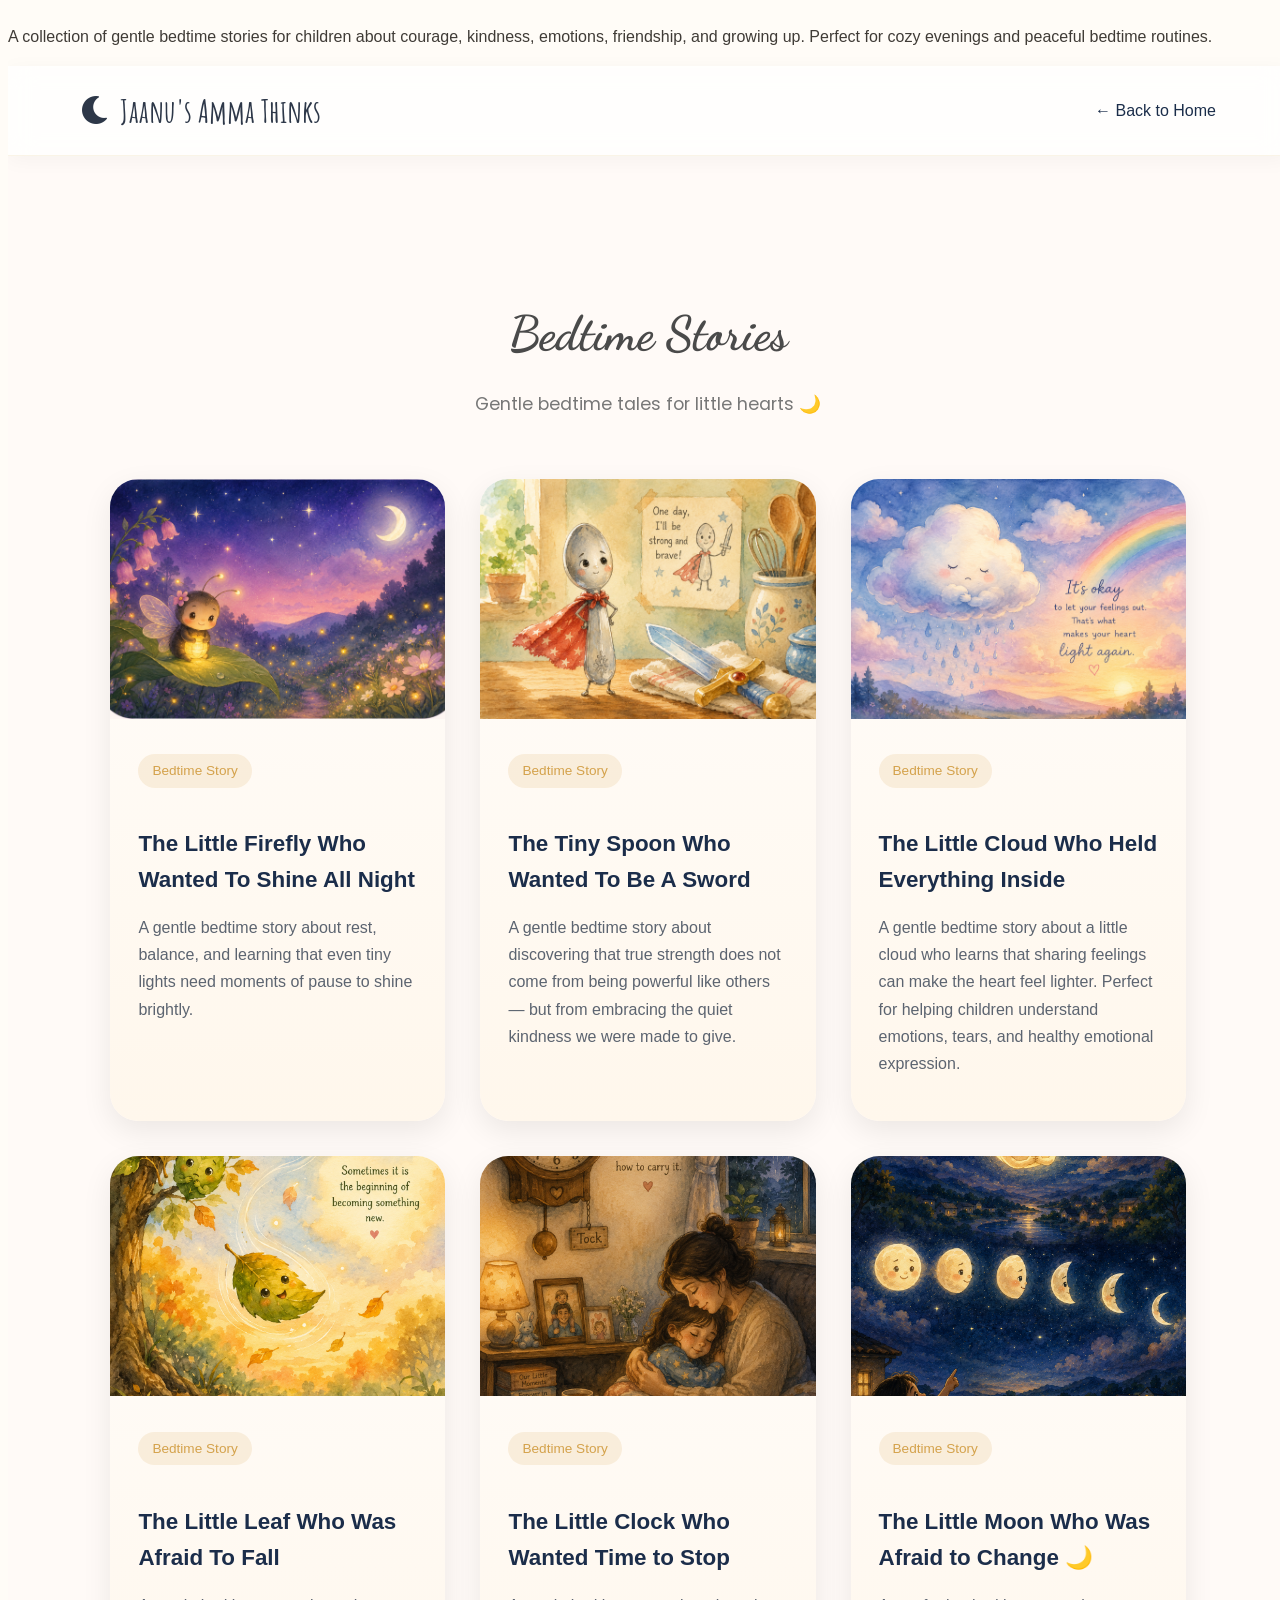
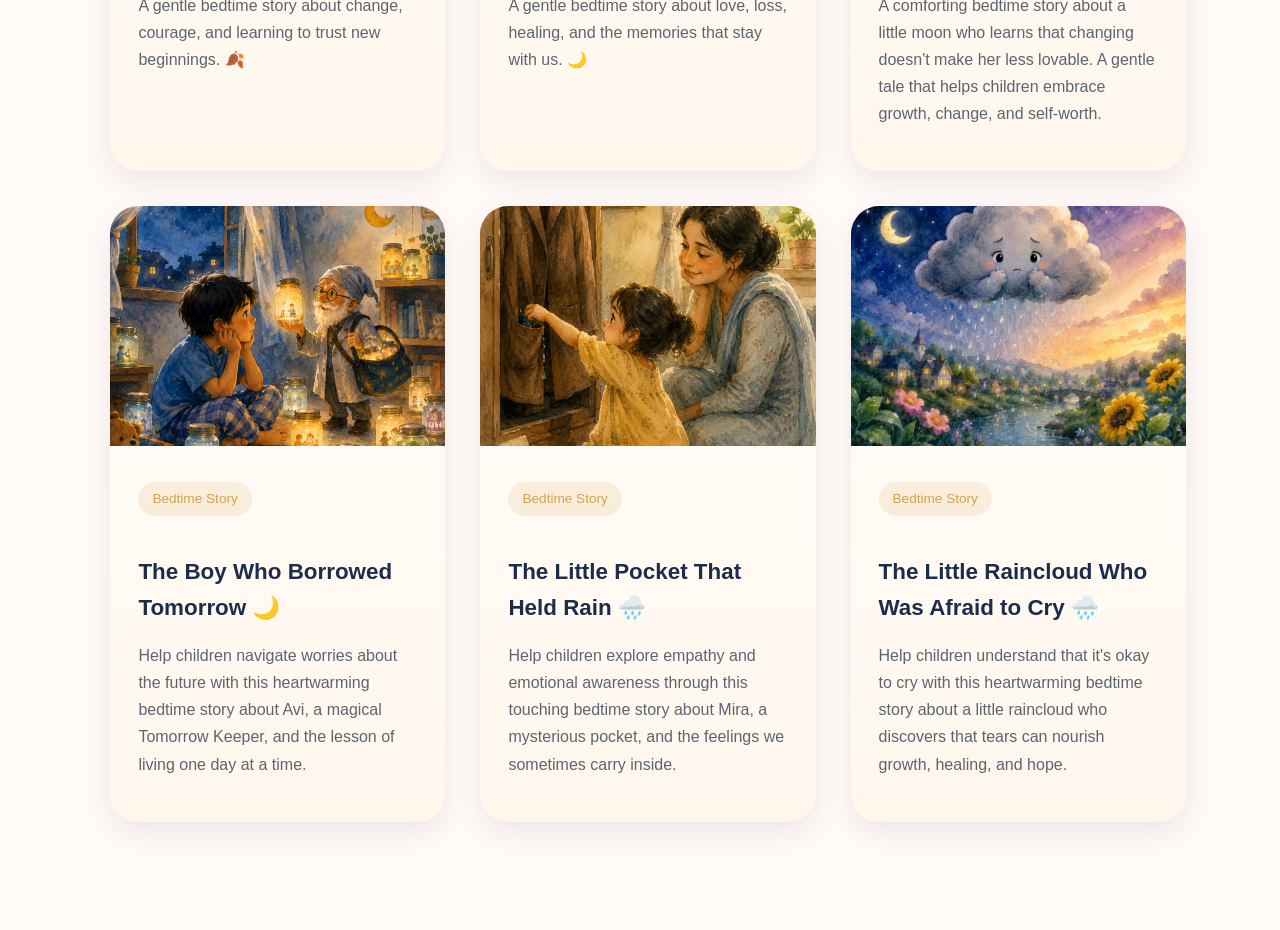
<file: bedtime-stories.html>
<!DOCTYPE html>
<html lang="en">

<head>

    <meta charset="UTF-8">
    <meta name="viewport" content="width=device-width, initial-scale=1.0">
   <title>Bedtime Stories for Kids | Jaanu's Amma Thinks</title>

<meta name="description" content="Gentle bedtime stories for children about emotions, courage, kindness, friendship, and growing up. Cozy stories designed for peaceful evenings and meaningful conversations.">

    <link rel="stylesheet" href="style.css">

    <link href="https://fonts.googleapis.com/css2?family=Amatic+SC:wght@400;700&family=Dancing+Script:wght@400;600;700&family=Poppins:wght@300;400;500&display=swap" rel="stylesheet">

    <link rel="stylesheet" href="https://cdnjs.cloudflare.com/ajax/libs/font-awesome/6.0.0/css/all.min.css">
<p>
A collection of gentle bedtime stories for children about courage, kindness, emotions, friendship, and growing up. Perfect for cozy evenings and peaceful bedtime routines.
</p>
</head>

<body>

    <!-- Navigation -->
    <nav class="navbar">
        <div class="nav-container">
            <div class="nav-logo">
                <i class="fas fa-moon"></i>
                <span>Jaanu's Amma Thinks</span>
            </div>

           <ul class="nav-menu">
    <li class="nav-item">
        <a href="index.html" class="nav-link">← Back to Home</a>
    </li>
</ul>
            <div class="hamburger">
    <span></span>
    <span></span>
    <span></span>
</div>
        </div>
    </nav>

    <!-- Bedtime Stories -->
<section id="blog" class="featured-section">

    <div class="section-header">
        <h2>Bedtime Stories</h2>
        <p>Gentle bedtime tales for little hearts 🌙</p>
    </div>

   <div class="story-grid" id="story-grid">
            </div>
     
</section>
 

<script>

const stories = [

    {
        title: "The Little Firefly Who Wanted To Shine All Night",

        category: "Bedtime Story",

        description:
            "A gentle bedtime story about rest, balance, and learning that even tiny lights need moments of pause to shine brightly.",

        image: "firefly-story.png",

        slug: "the-little-firefly-who-wanted-to-shine-all-night"
    },

    {
    title: "The Tiny Spoon Who Wanted To Be A Sword",

    category: "Bedtime Story",

    description:
        "A gentle bedtime story about discovering that true strength does not come from being powerful like others — but from embracing the quiet kindness we were made to give.",

    image: "tiny-spoon-story.png",

    slug: "the-tiny-spoon-who-wanted-to-be-a-sword"
},

    {
    title: "The Little Cloud Who Held Everything Inside",

    category: "Bedtime Story",

    description:
        "A gentle bedtime story about a little cloud who learns that sharing feelings can make the heart feel lighter. Perfect for helping children understand emotions, tears, and healthy emotional expression.",
    image: "cloud-feelings-story.png",

    slug: "the-little-cloud-who-held-everything-inside"
},

     {
    title: "The Little Leaf Who Was Afraid To Fall",

    category: "Bedtime Story",

    description:
        "A gentle bedtime story about change, courage, and learning to trust new beginnings. 🍂",
    image: "leaf-story.png",

    slug: "the-little-leaf-who-was-afraid-to-fall"
},

     {
    title: "The Little Clock Who Wanted Time to Stop",

    category: "Bedtime Story",

    description:
        "A gentle bedtime story about love, loss, healing, and the memories that stay with us. 🌙",
    image: "clock-story.png",

    slug: "the-little-clock-who-wanted-time-to-stop"
},

     {
    title: "The Little Moon Who Was Afraid to Change 🌙",

    category: "Bedtime Story",

    description:
        "A comforting bedtime story about a little moon who learns that changing doesn't make her less lovable. A gentle tale that helps children embrace growth, change, and self-worth.",
    image: "moon-story.png",

    slug: "the-little-moon-who-was-afraid-to-change-or-a-gentle-bedtime-story-about-growth-and-self-worth"
},

     {
    title: "The Boy Who Borrowed Tomorrow 🌙",

    category: "Bedtime Story",

    description:
        "Help children navigate worries about the future with this heartwarming bedtime story about Avi, a magical Tomorrow Keeper, and the lesson of living one day at a time.",
    image: "tomorrow-story.png",

    slug: "the-boy-who-borrowed-tomorrow-or-a-bedtime-story-about-worry-and-living-in-the-present"
},

    {
    title: "The Little Pocket That Held Rain 🌧️",

    category: "Bedtime Story",

    description:
        "Help children explore empathy and emotional awareness through this touching bedtime story about Mira, a mysterious pocket, and the feelings we sometimes carry inside.",
    image: "rain-story.png",

    slug: "the-little-pocket-that-held-rain-or-a-bedtime-story-about-feelings-and-empathy"
},

    {
    title: "The Little Raincloud Who Was Afraid to Cry 🌧️",

    category: "Bedtime Story",

    description:
        "Help children understand that it's okay to cry with this heartwarming bedtime story about a little raincloud who discovers that tears can nourish growth, healing, and hope.",
    image: "raincloud-story.png",

    slug: "the-little-raincloud-who-was-afraid-to-cry-or-a-gentle-bedtime-story-about-feelings-and-tears"
} 
];

const storyGrid = document.getElementById("story-grid");

stories
.filter(story => story.category === "Bedtime Story")
.forEach(story => {

    storyGrid.innerHTML += `

        <a href="blog/story.html?id=${story.slug}" class="story-card">

                <img src="${story.image}" alt="${story.title}">

            <div class="story-content">

                <span class="story-category">
                    ${story.category}
                </span>

                <h3>${story.title}</h3>

                <p>${story.description}</p>

            </div>

        </a>

    `;

});

</script>

</body>
</html>
</file>
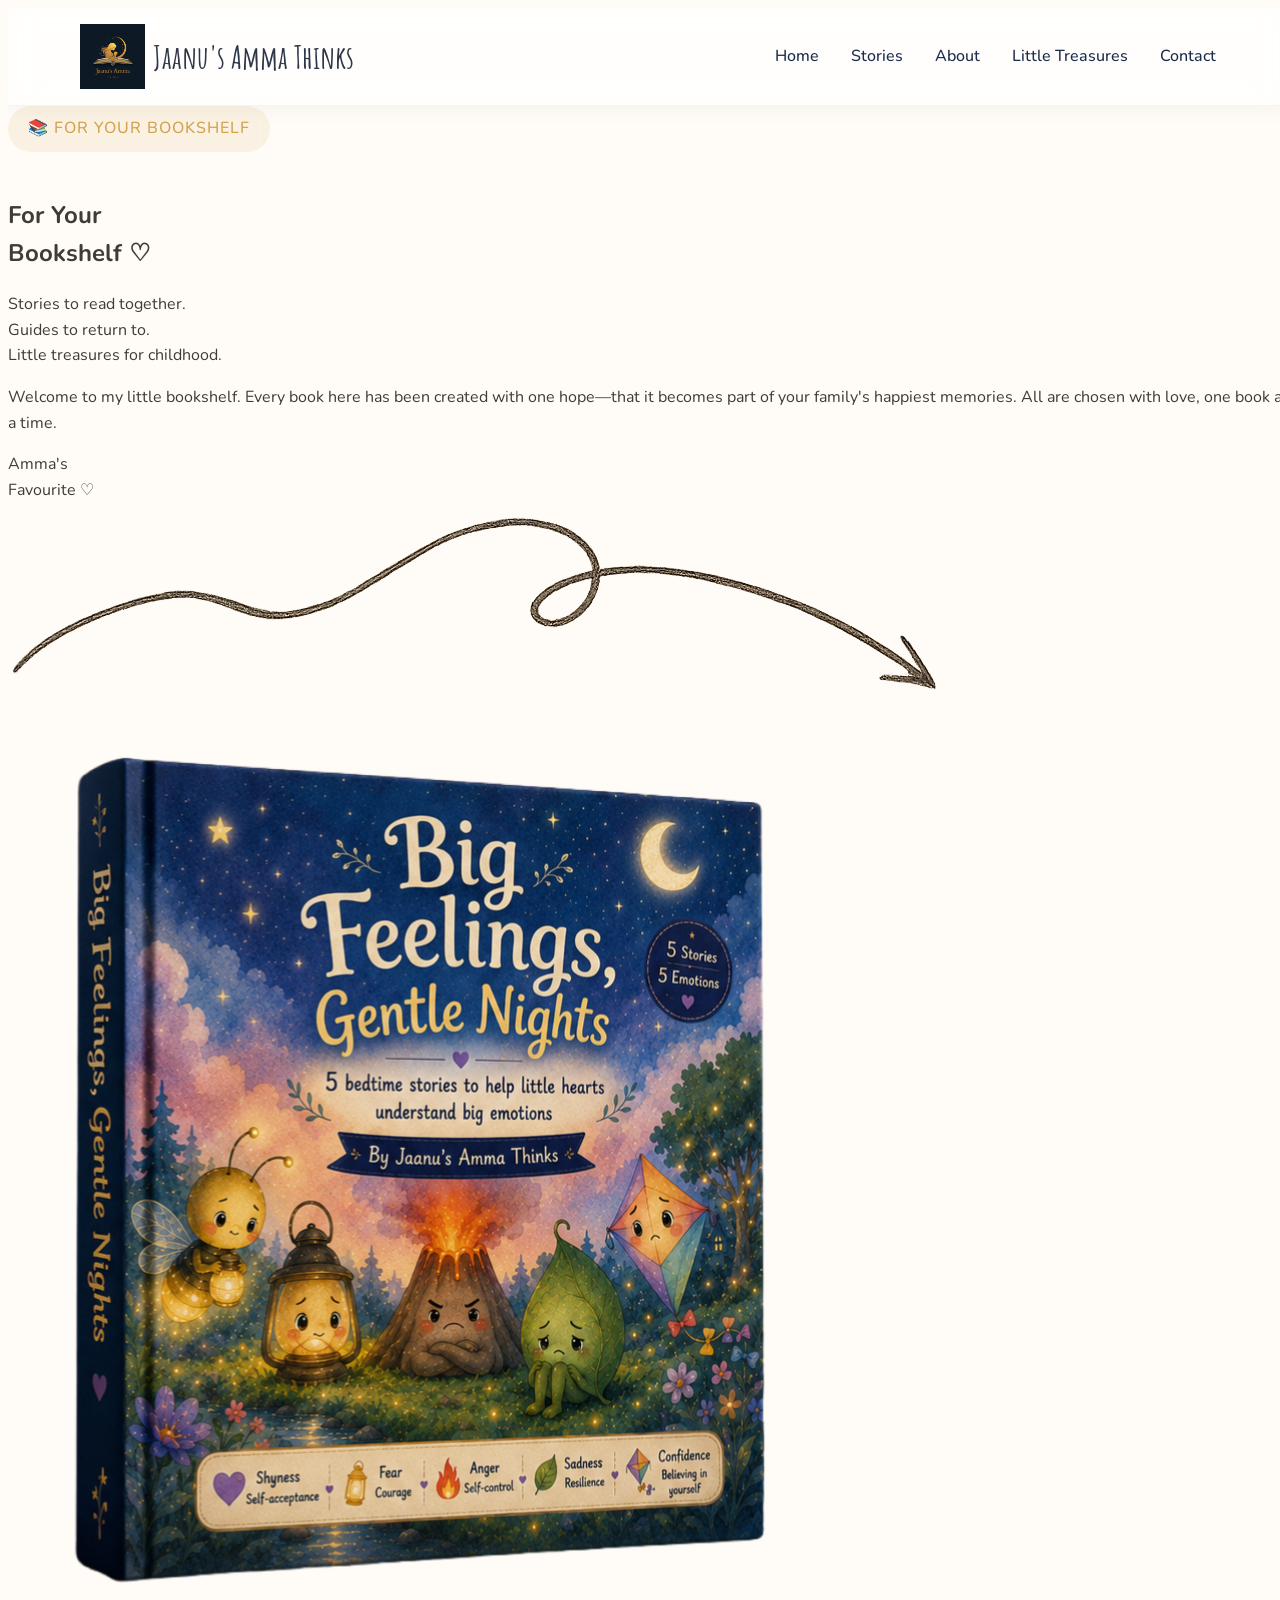
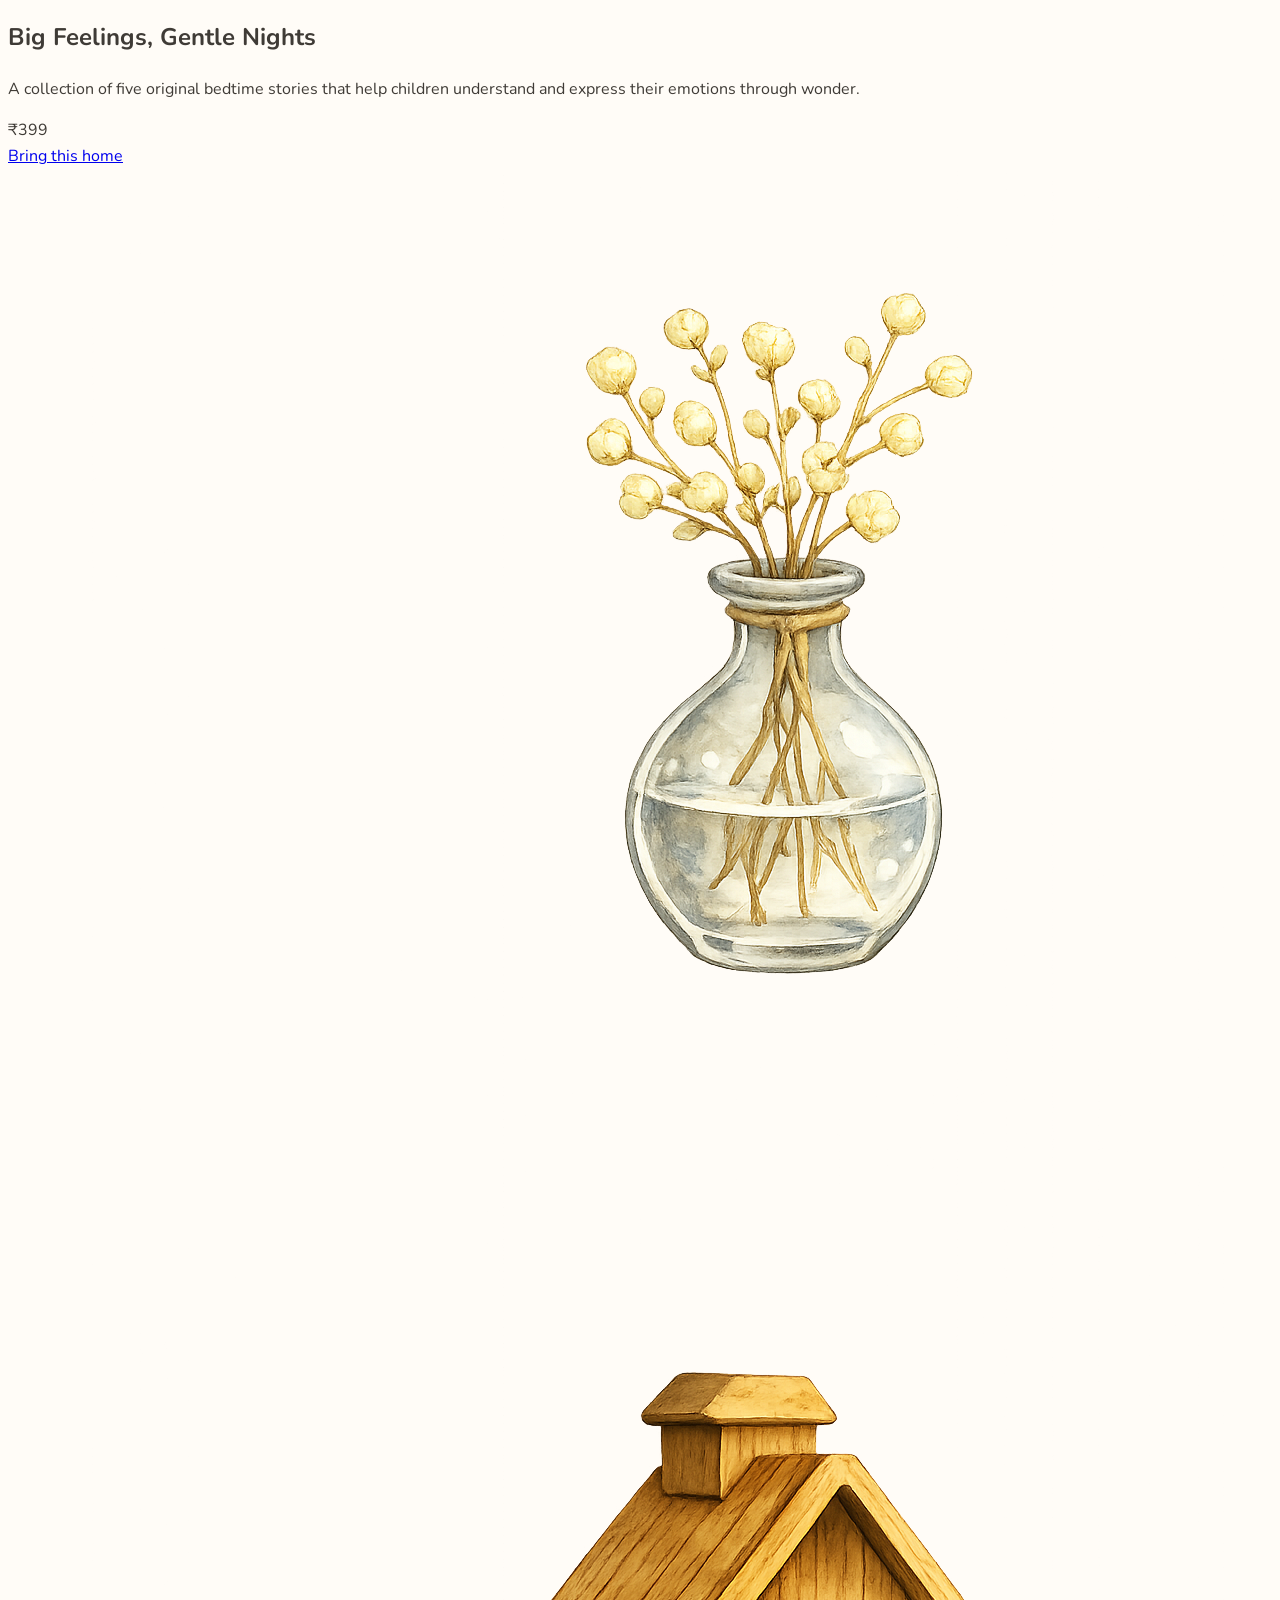
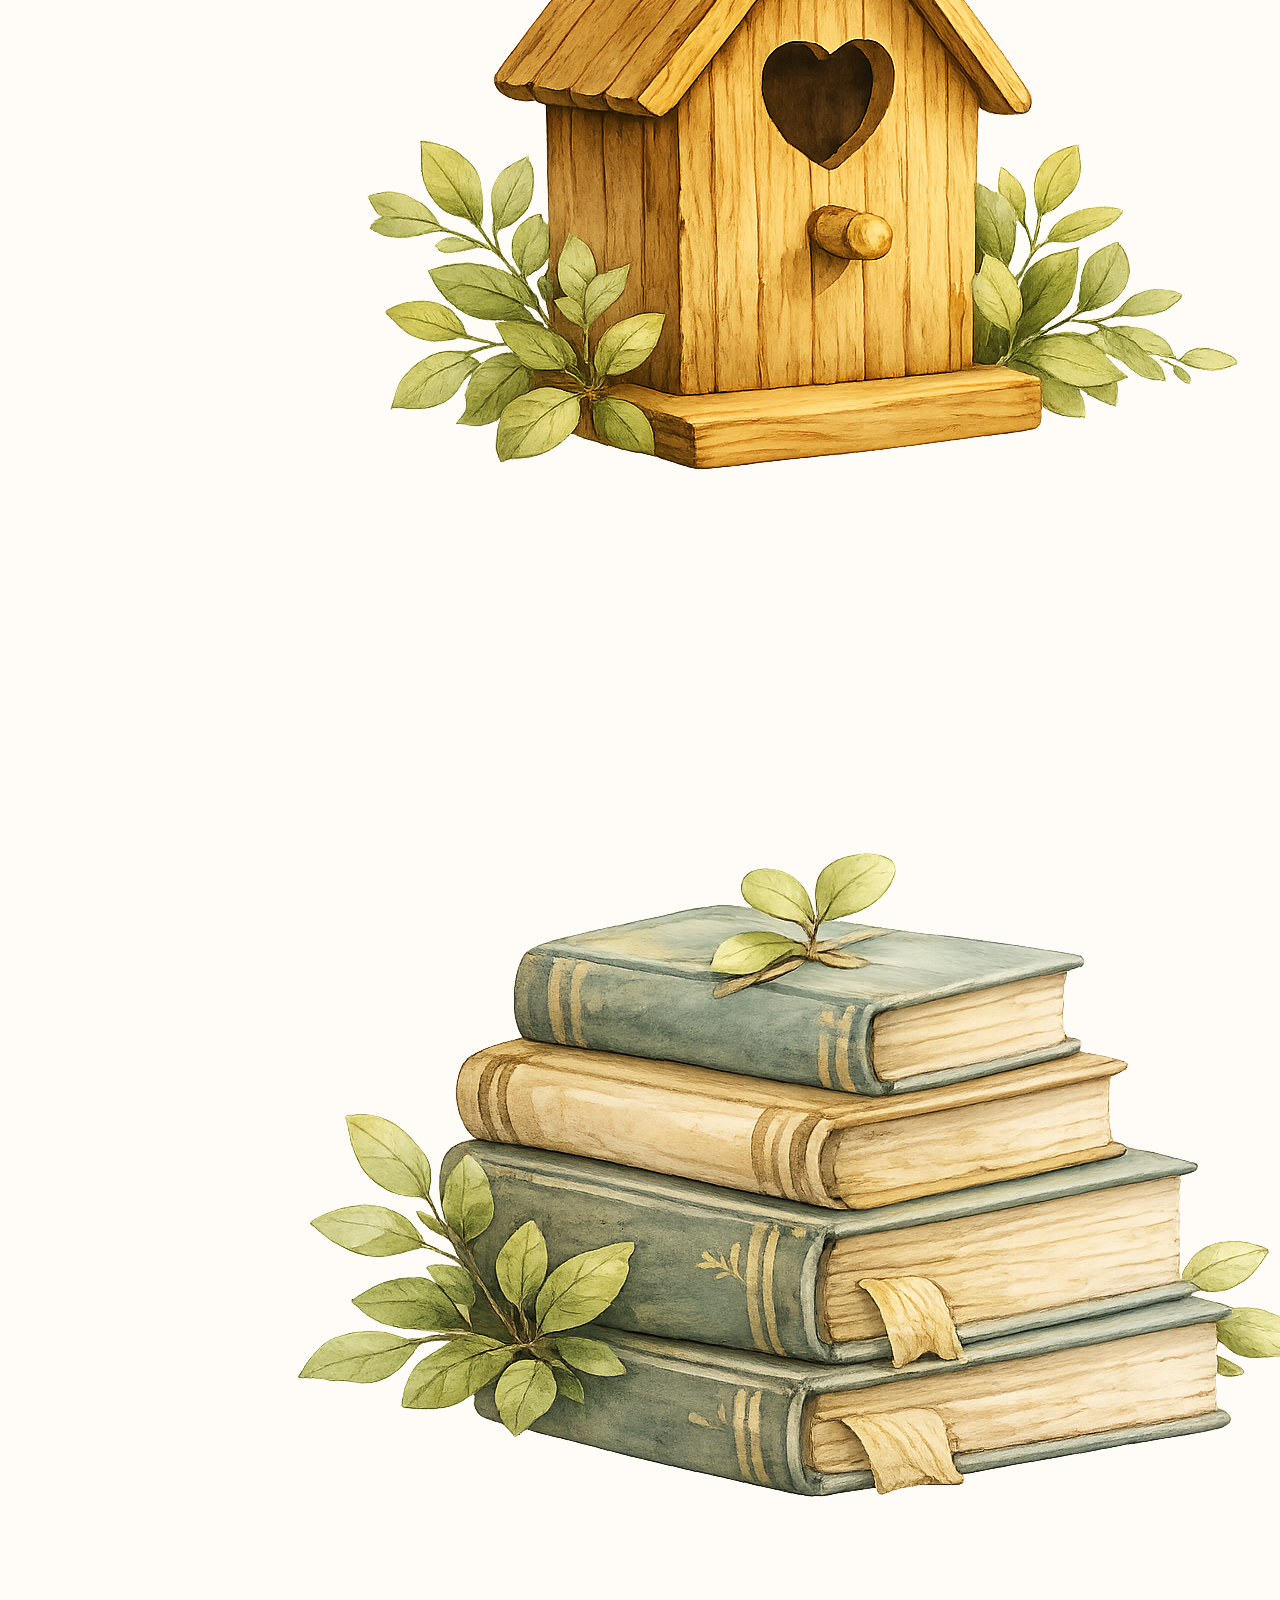
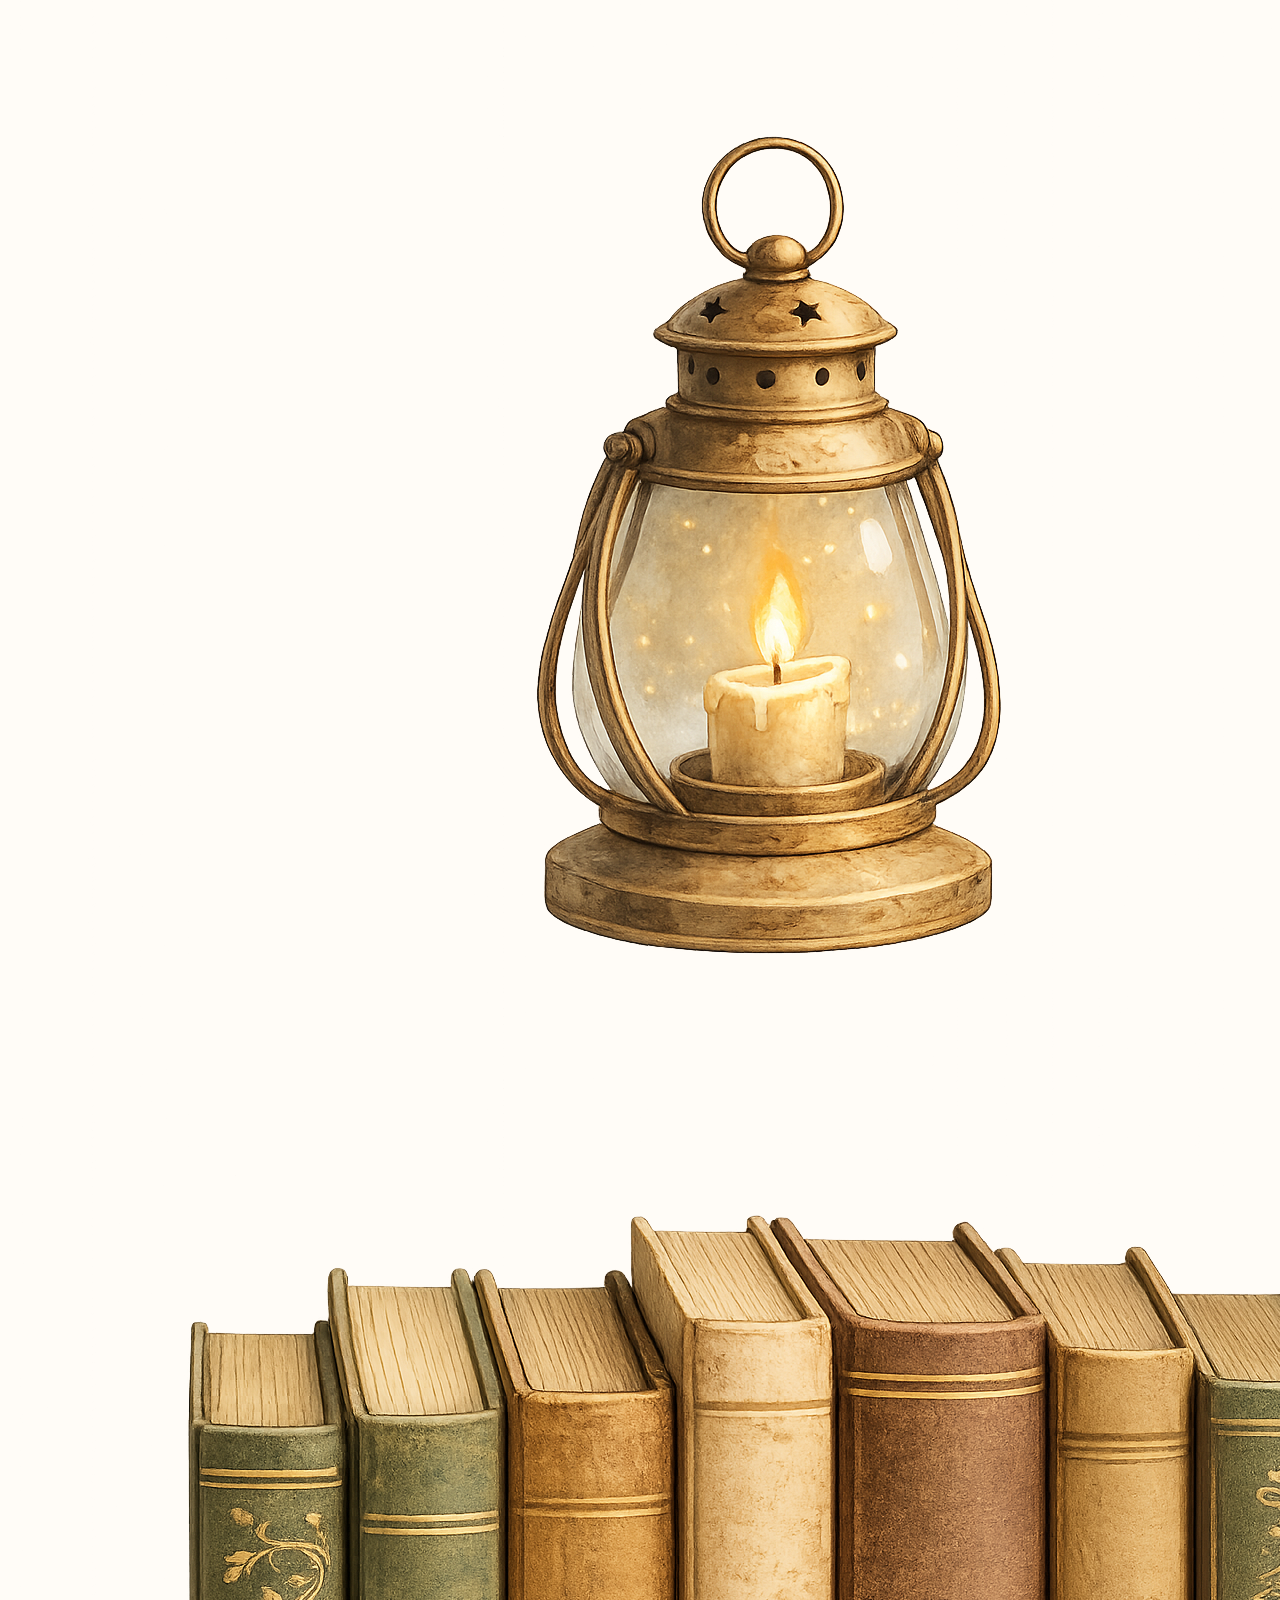
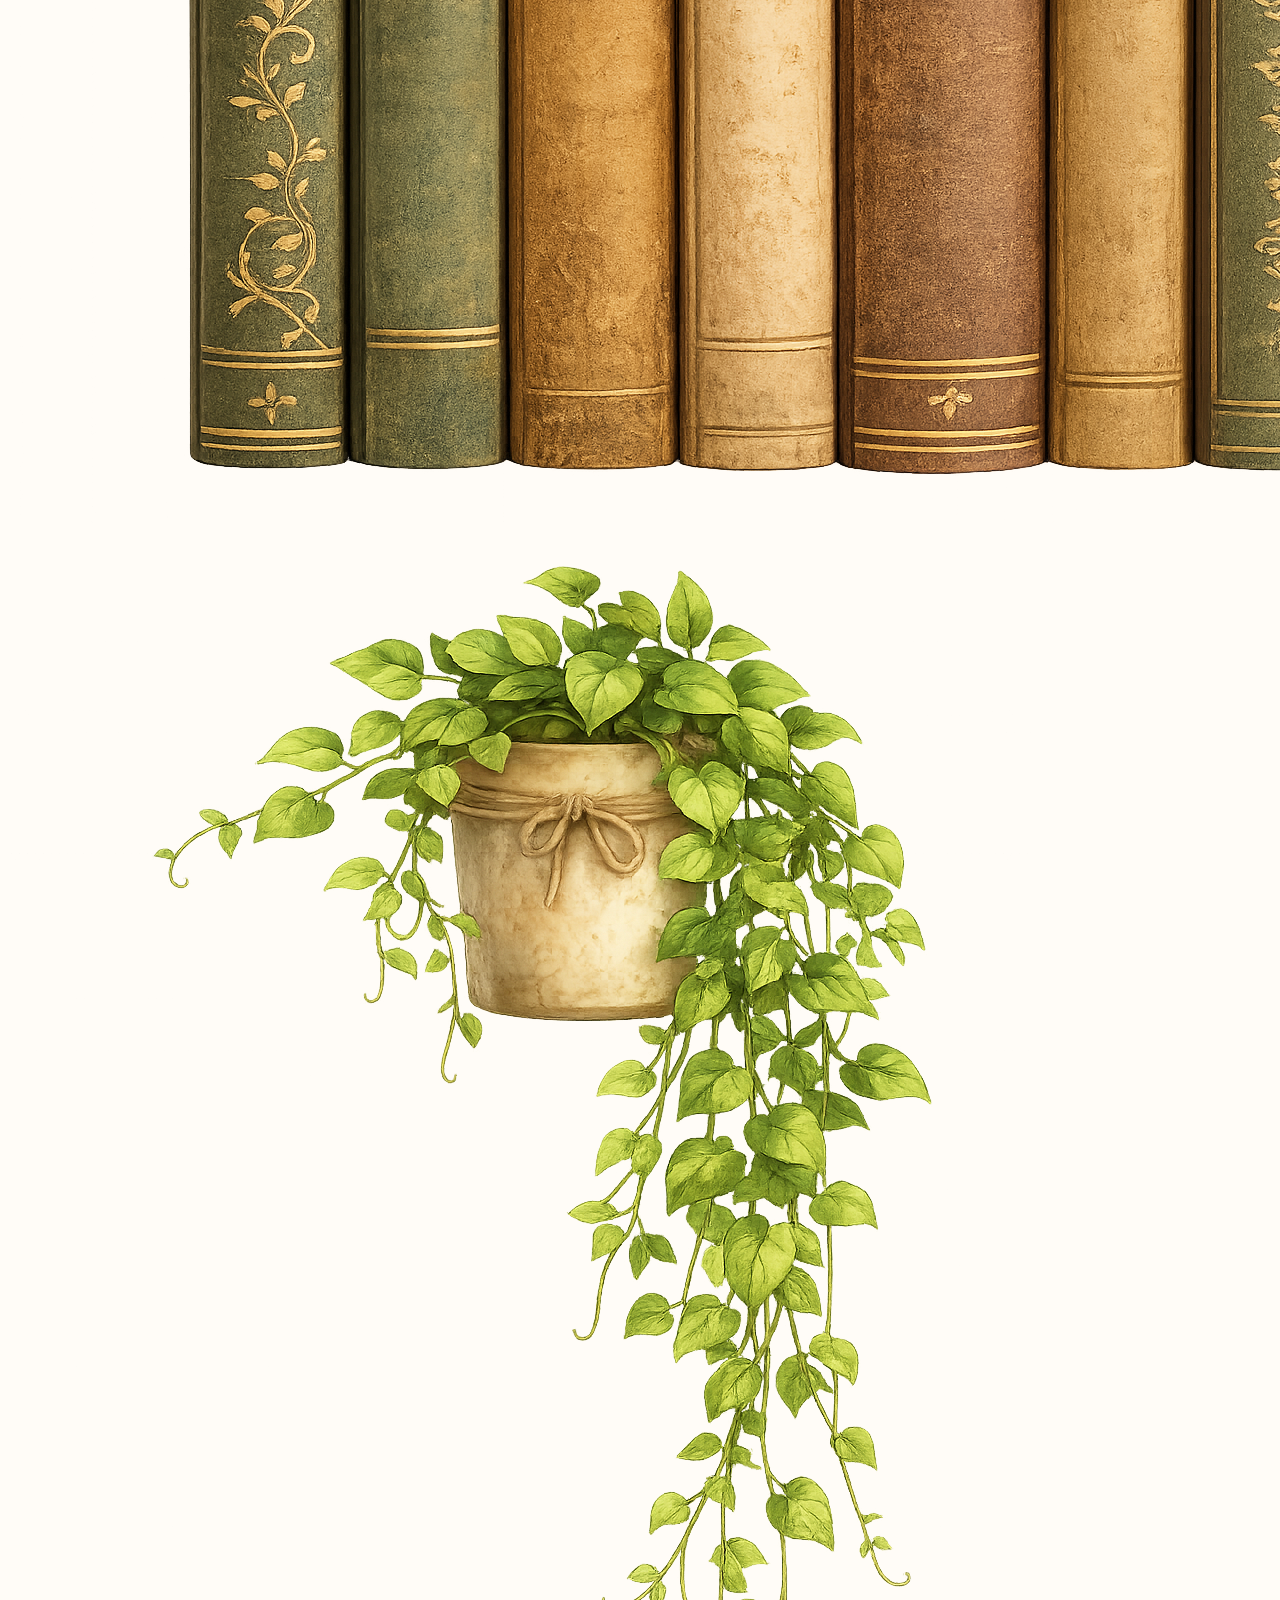
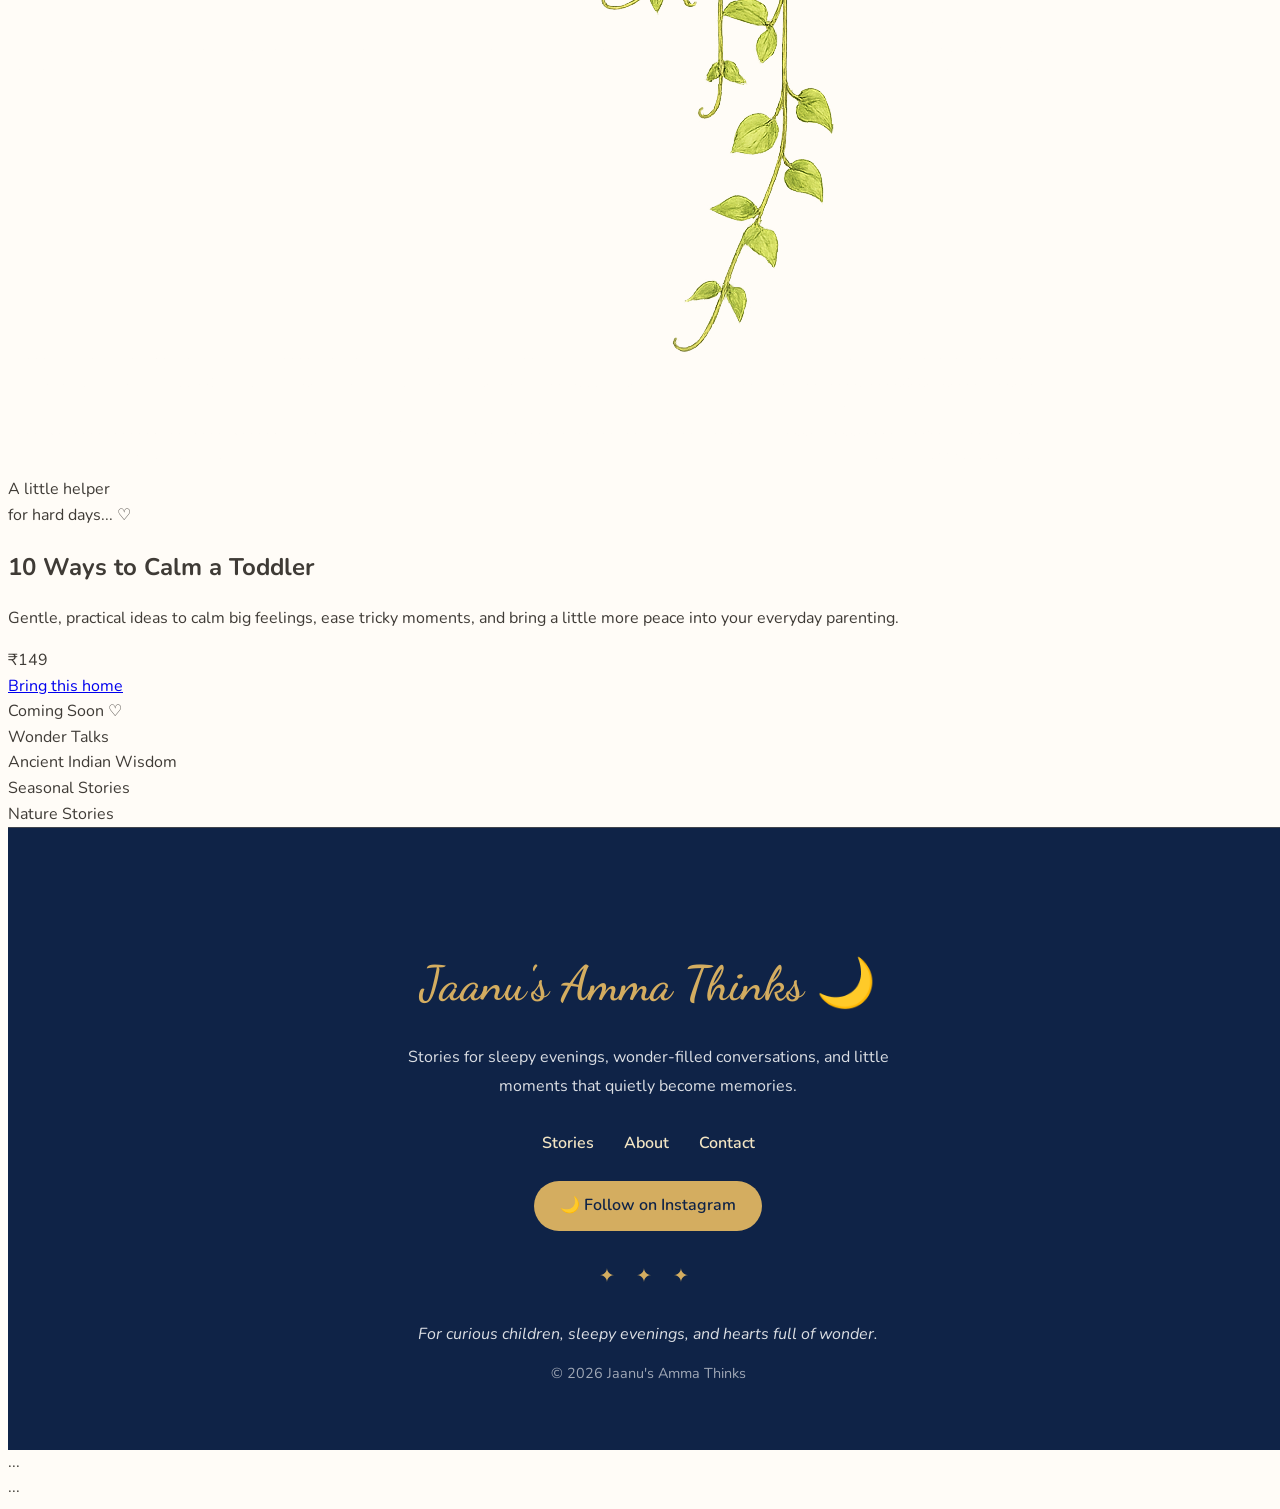
<file: bookshelf-old.html>
<!DOCTYPE html>
<html lang="en">

<head>

    <meta charset="UTF-8">
    <meta name="viewport" content="width=device-width, initial-scale=1.0">
   <title>Jaanu's Amma Thinks | Bedtime Stories, Toddler Activities & Wonder Talks</title>
    <meta name="description" content="Gentle bedtime stories, screen-free toddler activities, Wonder Talks, motherhood reflections, and ancient Indian wisdom for curious little minds.">
<link rel="icon" type="image/png" href="/favicon.png">

<link rel="apple-touch-icon" href="/apple-touch-icon.png">
    <meta name="theme-color" content="#0d1b2a">
    <link rel="stylesheet" href="style.css">
<link rel="stylesheet" href="bookshelf.css">
    <link href="https://fonts.googleapis.com/css2?family=Nunito:wght@400;500;600;700&family=Dancing+Script:wght@500;600;700&family=Amatic+SC:wght@700&display=swap" rel="stylesheet">

    <link rel="stylesheet" href="https://cdnjs.cloudflare.com/ajax/libs/font-awesome/6.0.0/css/all.min.css">

    <!-- Open Graph -->
<meta property="og:title" content="Jaanu's Amma Thinks | Bedtime Stories, Toddler Activities & Wonder Talks">
<meta property="og:description" content="Gentle bedtime stories, screen-free toddler activities, Wonder Talks, motherhood reflections, and ancient Indian wisdom for curious little minds.">
<meta property="og:image" content="https://www.jaanusammathinks.com/new-hero.png">
<meta property="og:url" content="https://www.jaanusammathinks.com">
<meta property="og:type" content="website">

    <!-- Twitter/X -->
<meta name="twitter:card" content="summary_large_image">
<meta name="twitter:title" content="Jaanu's Amma Thinks | Bedtime Stories, Toddler Activities & Wonder Talks">
<meta name="twitter:description" content="Gentle bedtime stories, screen-free toddler activities, Wonder Talks, motherhood reflections, and ancient Indian wisdom for curious little minds.">
<meta name="twitter:image" content="https://www.jaanusammathinks.com/new-hero.png">

    <meta name="p:domain_verify" content="759add2d42a874055dd4c8cb4aa2f77a"/>
    
<!-- Begin Brevo Form -->


<!-- START - We recommend to place the below code in head tag of your website html  -->

<style>
  @font-face {
    font-display: block;
    font-family: Roboto;
    src: url(https://assets.brevo.com/font/Roboto/Latin/normal/normal/7529907e9eaf8ebb5220c5f9850e3811.woff2) format("woff2"), url(https://assets.brevo.com/font/Roboto/Latin/normal/normal/25c678feafdc175a70922a116c9be3e7.woff) format("woff")
  }

  @font-face {
    font-display: fallback;
    font-family: Roboto;
    font-weight: 600;
    src: url(https://assets.brevo.com/font/Roboto/Latin/medium/normal/6e9caeeafb1f3491be3e32744bc30440.woff2) format("woff2"), url(https://assets.brevo.com/font/Roboto/Latin/medium/normal/71501f0d8d5aa95960f6475d5487d4c2.woff) format("woff")
  }

  @font-face {
    font-display: fallback;
    font-family: Roboto;
    font-weight: 700;
    src: url(https://assets.brevo.com/font/Roboto/Latin/bold/normal/3ef7cf158f310cf752d5ad08cd0e7e60.woff2) format("woff2"), url(https://assets.brevo.com/font/Roboto/Latin/bold/normal/ece3a1d82f18b60bcce0211725c476aa.woff) format("woff")
  }

  :where(.sib-form-message-panel) {
    display: none;
  }

  :where(.sib-form-message-panel .sib-notification__icon) {
    width: 20px;
    height: 20px;
  }


  #sib-container input:-ms-input-placeholder {
    font-family: Helvetica, sans-serif;
    text-align: left;
    color: #999999;
  }

  #sib-container input::placeholder {
    font-family: Helvetica, sans-serif;
    text-align: left;
    color: #999999;
  }

  #sib-container textarea::placeholder {
    font-family: Helvetica, sans-serif;
    text-align: left;
    color: #999999;
  }


  #sib-container a {
    text-decoration: underline;
    color: #2BB2FC;
  }
</style>
<link rel="stylesheet" href="https://sibforms.com/forms/end-form/build/sib-styles.css">


    <!-- Google tag (gtag.js) -->
<script async src="https://www.googletagmanager.com/gtag/js?id=G-SFJCXJMJNE"></script>
<script>
  window.dataLayer = window.dataLayer || [];
  function gtag(){dataLayer.push(arguments);}
  gtag('js', new Date());

  gtag('config', 'G-SFJCXJMJNE');
</script>
</head>

<body>

    <!-- Navigation -->
    <nav class="navbar">
        <div class="nav-container">
            <div class="nav-logo">
    <img src="Logo.png" alt="Jaanu's Amma Thinks">
     <span>Jaanu's Amma Thinks</span>           
</div>
            <ul class="nav-menu">
                <li class="nav-item"><a href="#home" class="nav-link">Home</a></li>
                <li class="nav-item"><a href="#blog" class="nav-link">Stories</a></li>
                <li class="nav-item"><a href="#about" class="nav-link">About</a></li>
                <li class="nav-item"><a href="#bookshelf" class="nav-link">Little Treasures</a></li>
                <li class="nav-item"><a href="#contact" class="nav-link">Contact</a></li>
            </ul>
            <div class="hamburger">
    <span></span>
    <span></span>
    <span></span>
</div>
        </div>
    </nav>


<section class="bookshelf-stage">

    <div class="bookshelf-scene">
<div class="wooden-shelf">

    <div class="shelf-top"></div>

    <div class="shelf-front"></div>

    <div class="bracket left"></div>

    <div class="bracket right"></div>

</div>

        <div class="scene-intro">

<div class="bookshelf-copy-block">

<span class="about-tag">
📚 FOR YOUR BOOKSHELF
</span>

<h1 class="bookshelf-title">
For Your<br>
Bookshelf ♡
</h1>

<p class="bookshelf-tagline">

Stories to read together.<br>
Guides to return to.<br>
Little treasures for childhood.

</p>

<p class="bookshelf-copy">

Welcome to my little bookshelf.

Every book here has been created with one hope—that it becomes part of your family's happiest memories.

All are chosen with love, one book at a time.

</p>

</div>


</div>
        <!-- Left Side -->
        <div class="scene-left">

<div class="favourite-note">

    Amma's<br>Favourite

    <span>♡</span>

</div>
         <!-- Decorative Arrow -->
<img src="images/arrow.png" class="arrow" alt="Decorative arrow">

        </div>

      

        <!-- Centre -->
        <div class="scene-center">
<img
src="images/big-feelings-book.png"
alt="Big Feelings, Gentle Nights"
class="hero-book">
        </div>

        <!-- Right Side -->
        <div class="scene-right">
<h2>

Big Feelings,
Gentle Nights

</h2>

<p>

A collection of five original bedtime stories
that help children understand and express
their emotions through wonder.

</p>

<div class="book-price">

₹399

</div>

<a href="#" class="bring-home-btn">

Bring this home

</a>
        </div>
<div class="left-decoration">

    <img
        src="images/vase.png"
        class="vase">

    <img
        src="images/house.png"
        class="house">

    <img
        src="images/books-stack.png"
        class="stack-books">

</div>
        <div class="right-decoration">

    <img src="images/lantern.png"
         class="lantern">

             <img src="images/standing-books.png"
         class="standing-books">


    <img src="images/plant.png"
         class="creeper">

</div>
    </div>

</section>
    
<section class="bookshelf-two">

<div class="bookshelf-two-scene">
<div class="bookshelf-two-left">
<div class="love-note">

    A little helper<br>
    for hard days... ♡

</div>

<div class="second-book-space">

</div>

<h2>

10 Ways to Calm
a Toddler

</h2>

<p>

Gentle, practical ideas to calm
big feelings, ease tricky moments,
and bring a little more peace into
your everyday parenting.

</p>

<div class="book-price">

₹149

</div>

<a href="#"

class="bring-home-btn">

Bring this home

</a>
</div>

<div class="bookshelf-two-center">

</div>

<div class="bookshelf-two-right">

    <div class="coming-note">
        Coming Soon ♡
    </div>

    <div class="future-books">

        <div class="future-book blush">
            Wonder Talks
        </div>

        <div class="future-book sage">
            Ancient Indian Wisdom
        </div>

        <div class="future-book sand">
            Seasonal Stories
        </div>

        <div class="future-book blue">
            Nature Stories
        </div>

    </div>

</div>

<div class="wooden-shelf">

<div class="shelf-top"></div>

<div class="shelf-front"></div>

<div class="bracket left"></div>

<div class="bracket right"></div>

</div>
</div>

</section>

<footer class="footer">

    <div class="footer-content">

        <h3>Jaanu's Amma Thinks 🌙</h3>

        <p class="footer-tagline">
            Stories for sleepy evenings, wonder-filled conversations,
            and little moments that quietly become memories. 
        </p>

        <div class="footer-links">
            <a href="#blog">Stories</a>
            <a href="#about">About</a>
            <a href="#contact">Contact</a>
        </div>

        <a class="footer-instagram"
           href="https://instagram.com/jaanus_amma_thinks"
           target="_blank">
           🌙 Follow on Instagram
        </a>

        <div class="footer-divider">
            ✦ ✦ ✦
        </div>

        <p class="footer-closing">
            For curious children, sleepy evenings,
            and hearts full of wonder.
        </p>

        <p class="footer-copy">
            © 2026 Jaanu's Amma Thinks
        </p>

    </div>

</footer>
<script>

const stories = [

    {
    title: "The Tiny Spoon Who Wanted To Be A Sword",

    category: "Bedtime Story",

    description:
        "A gentle bedtime story about discovering that true strength does not come from being powerful like others — but from embracing the quiet kindness we were made to give.",

    image: "tiny-spoon-story.png",

    slug: "the-tiny-spoon-who-wanted-to-be-a-sword"
},

       {
    title: "Why Does the Moon Follow Us? | A Wonder Talk for Curious Kids",

    category: "Wonder Talks",

    description:
        "Why does the Moon seem to follow your car at night? Explore this fascinating question with Jaanu and Amma in this child-friendly Wonder Talk about space and perspective.",
    image: "moon.png",

    slug: "why-does-the-moon-follow-us-or-a-wonder-talk-for-curious-kids"
},

       {
    title: "5 Screen-Free Nature Activities for Curious Toddlers 🌿",

    category: "Toddler Activities",

    description:
        "Five simple nature activities that encourage curiosity, creativity, and screen-free play for toddlers. 🌿✨",
    image: "nature-activities.png",

    slug: "5-screen-free-nature-activities-for-curious-toddlers"
},
    
   {
    title: "The Day I Realized My Child Was Watching Me More Than Listening to Me",

    category: "Motherhood Reflections",

    description:
        "A heartfelt reflection on the powerful truth that children learn more from what we do than what we say. 🤍",
    image: "mother-actions.png",

    slug: "the-day-i-realized-my-child-was-watching-me-more-than-listening-to-me"
},

      {
    title: "What Bharata Teaches Us About Doing the Right Thing When Nobody Is Watching",

    category: "Ancient Indian Wisdom",

    description:
        "Discover the timeless lesson of integrity from Bharata in the Ramayana and how his example can help parents and children build strong character in everyday life.",
    image: "bharata.png",

    slug: "what-bharata-teaches-us-about-doing-the-right-thing-when-nobody-is-watching"
},
    
    {
    title: "The Little Leaf Who Was Afraid To Fall",

    category: "Bedtime Story",

    description:
        "A gentle bedtime story about change, courage, and learning to trust new beginnings. 🍂",
    image: "leaf-story.png",

    slug: "the-little-leaf-who-was-afraid-to-fall"
},


     {
    title: "Why Does Rain Smell Nice?",

    category: "Wonder Talks",

    description:
        "A cozy Wonder Talk exploring why rain smells so wonderful. Discover the secret of petrichor through a gentle conversation between Jaanu and Amma.",
    image: "rain-smell.png",

    slug: "why-does-rain-smell-nice"
} 
];

const storyGrid = document.getElementById("story-grid");

stories.forEach(story => {

    storyGrid.innerHTML += `

        <a href="blog/story.html?id=${story.slug}" class="story-card">

                <img src="${story.image}" alt="${story.title}">

            <div class="story-content">

                <span class="story-category">
                    ${story.category}
                </span>

                <h3>${story.title}</h3>

                <p>${story.description}</p>

            </div>

        </a>

    `;

});

</script>
<script>

const hamburger =
document.querySelector('.hamburger');

const navMenu =
document.querySelector('.nav-menu');

hamburger.addEventListener('click', () => {

    navMenu.classList.toggle('active');

});

</script>

   ...
<footer>
...
</footer>

<!-- START - We recommend to place the below code in footer or bottom of your website html  -->
<script>
  window.REQUIRED_CODE_ERROR_MESSAGE = 'Please choose a country code';
  window.LOCALE = 'en';




  window.EMAIL_INVALID_MESSAGE = window.SMS_INVALID_MESSAGE = "Hmm... that email address doesn&#39;t look quite right. Please check it and try again.";





  window.REQUIRED_ERROR_MESSAGE = "Please enter your email address first. 😊 ";

  window.GENERIC_INVALID_MESSAGE = "Hmm... that email address doesn&#39;t look quite right. Please check it and try again.";


  window.INVALID_NUMBER = "Hmm... that email address doesn&#39;t look quite right. Please check it and try again.";




  window.INVALID_DATE = "Please enter a valid date";



  window.REQUIRED_MULTISELECT_MESSAGE = 'Please select at least 1 option';


  window.translation = {
    common: {
      selectedList: '{quantity} list selected',
      selectedLists: '{quantity} lists selected',
      selectedOption: '{quantity} selected',
      selectedOptions: '{quantity} selected',
    }
  };

  var AUTOHIDE = Boolean(0);
</script>



<script defer src="https://sibforms.com/forms/end-form/build/main.js"></script>



<script src="https://www.google.com/recaptcha/api.js?hl=en"></script>




<!-- END - We recommend to place the above code in footer or bottom of your website html  -->

<!-- End Brevo Form -->
</body>
</html>
</file>
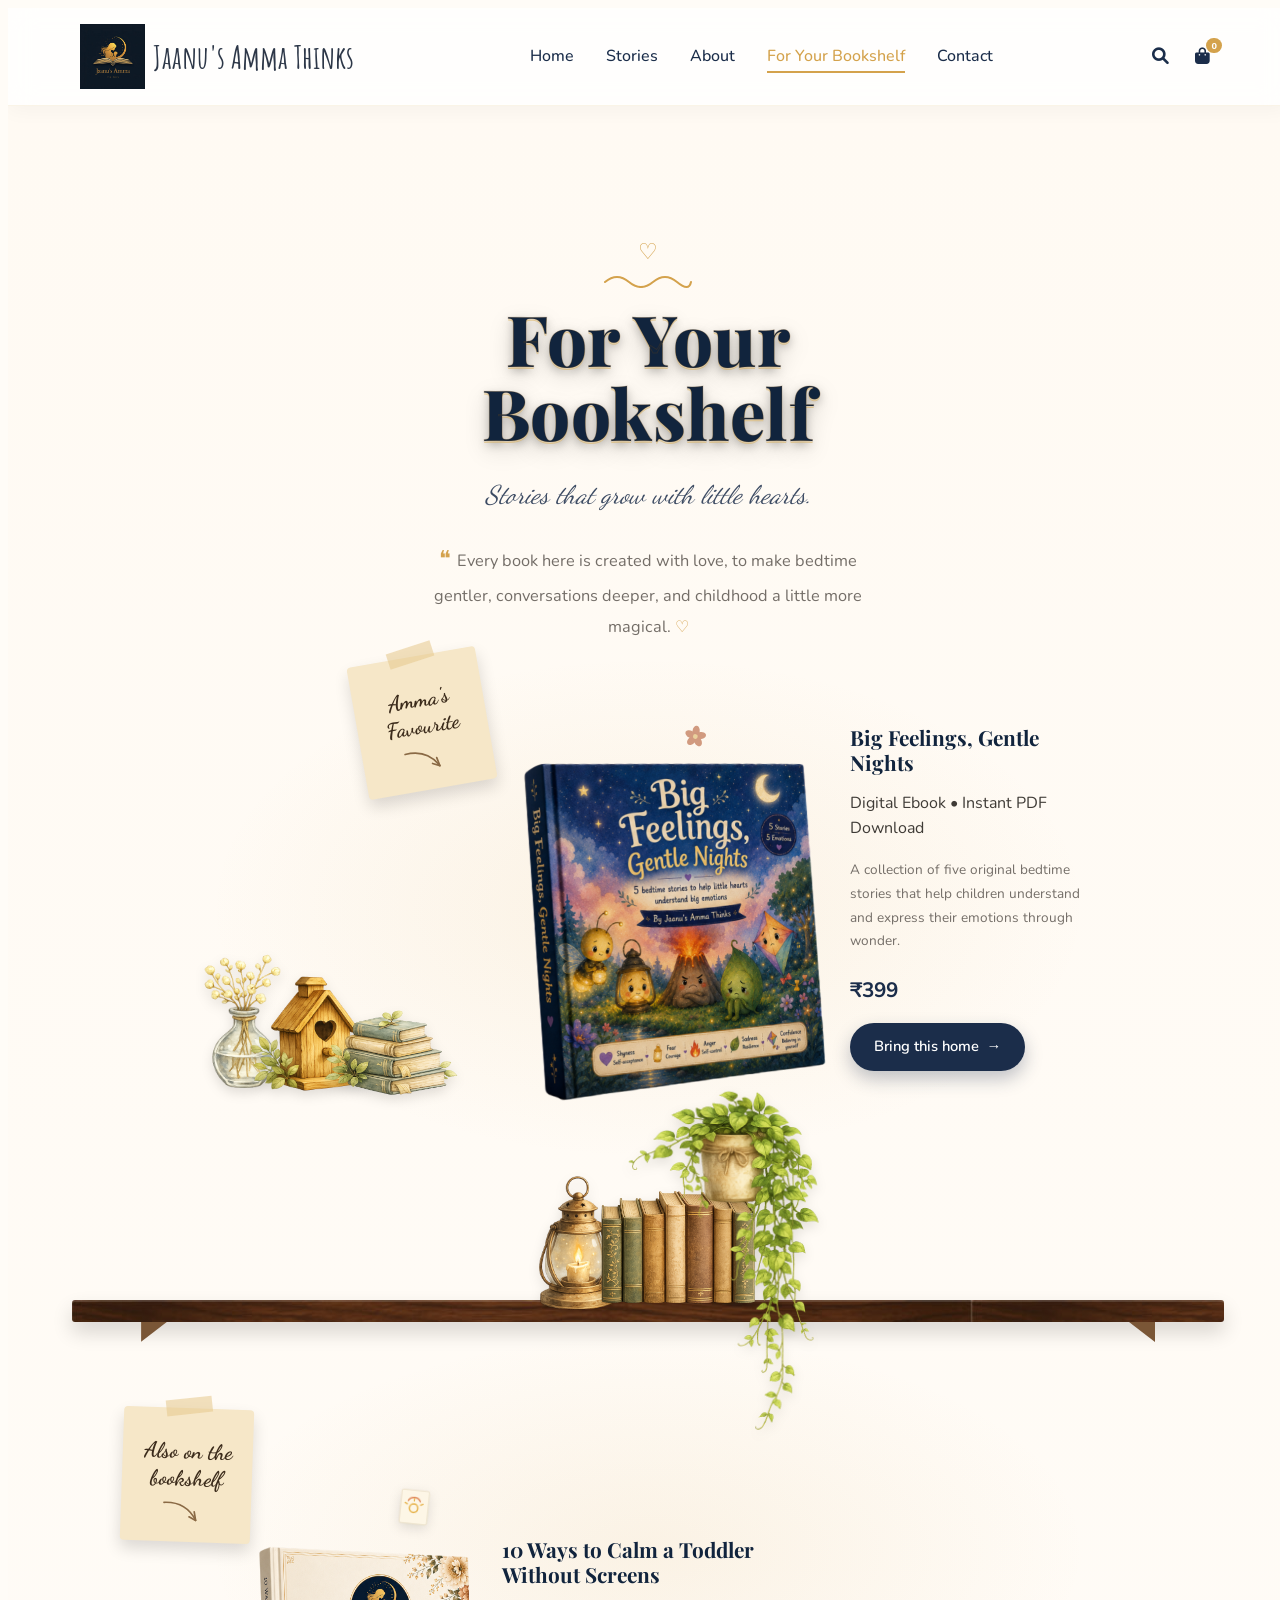
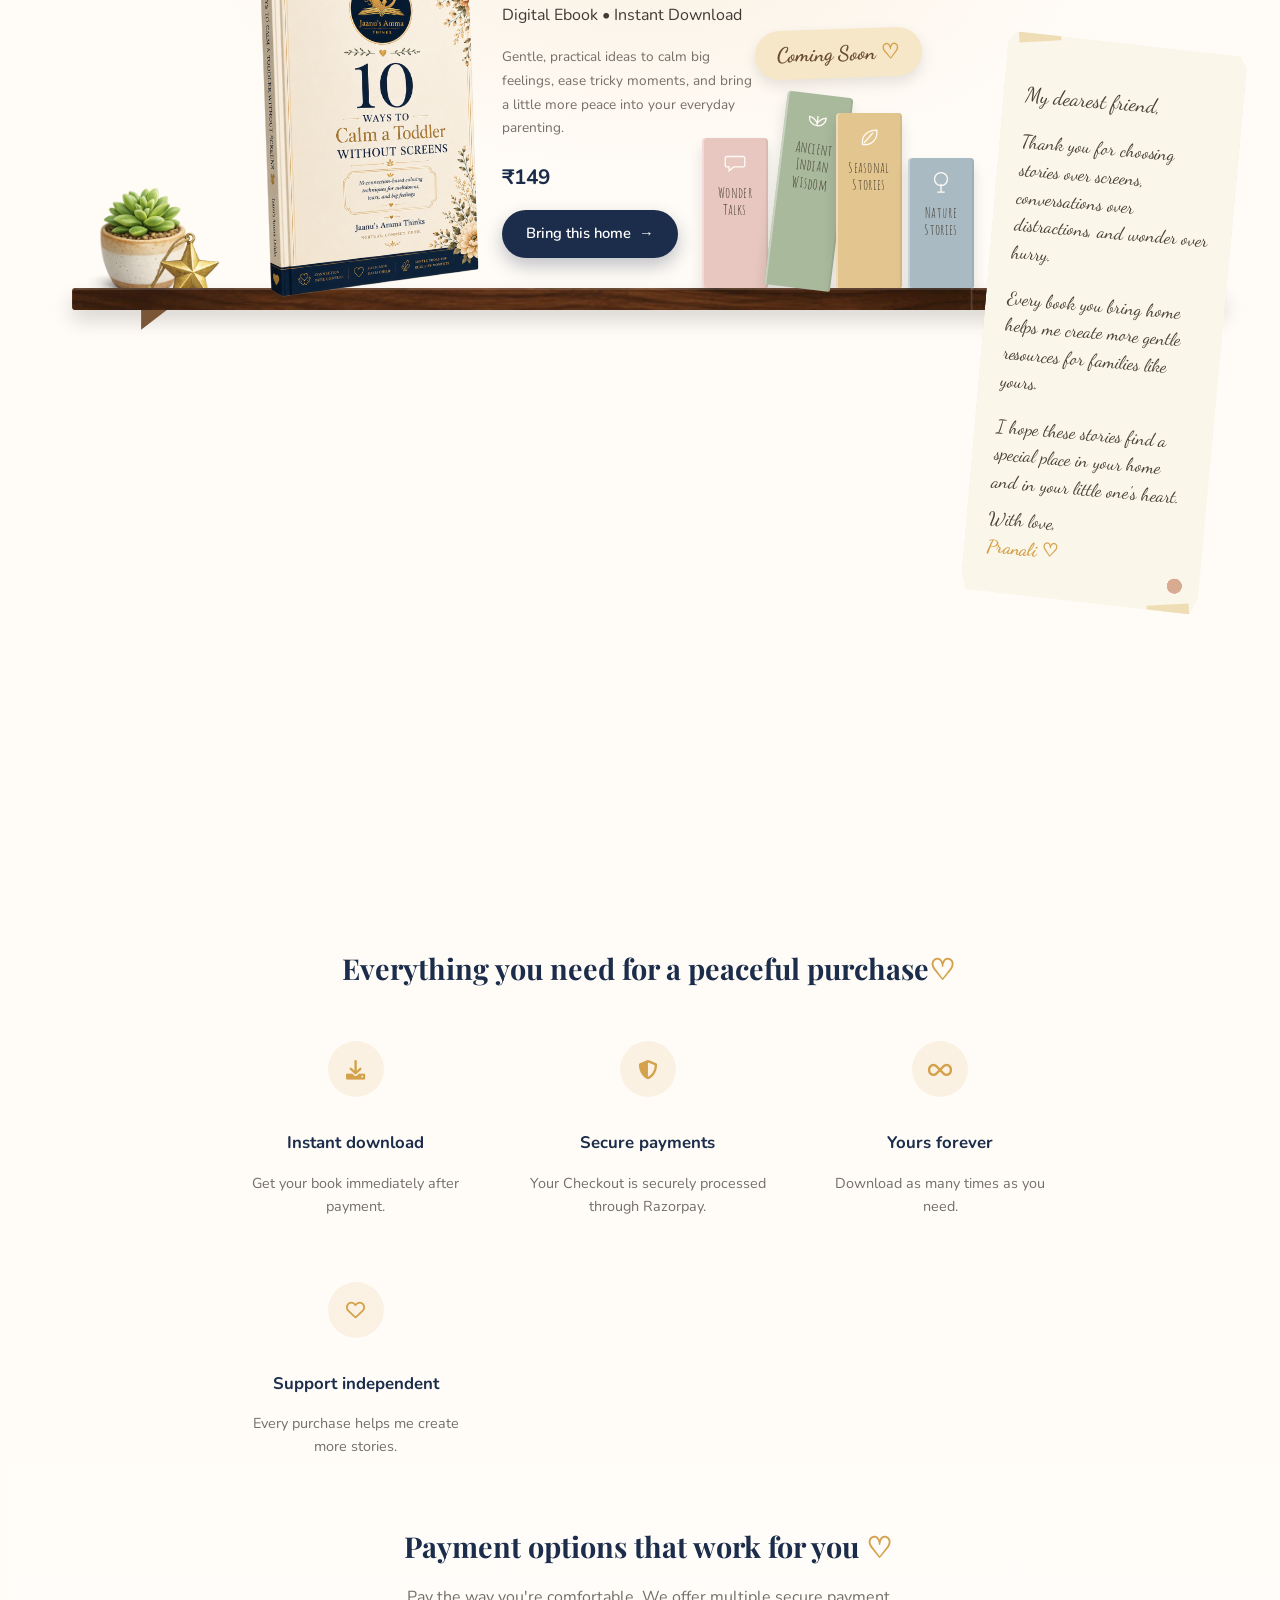
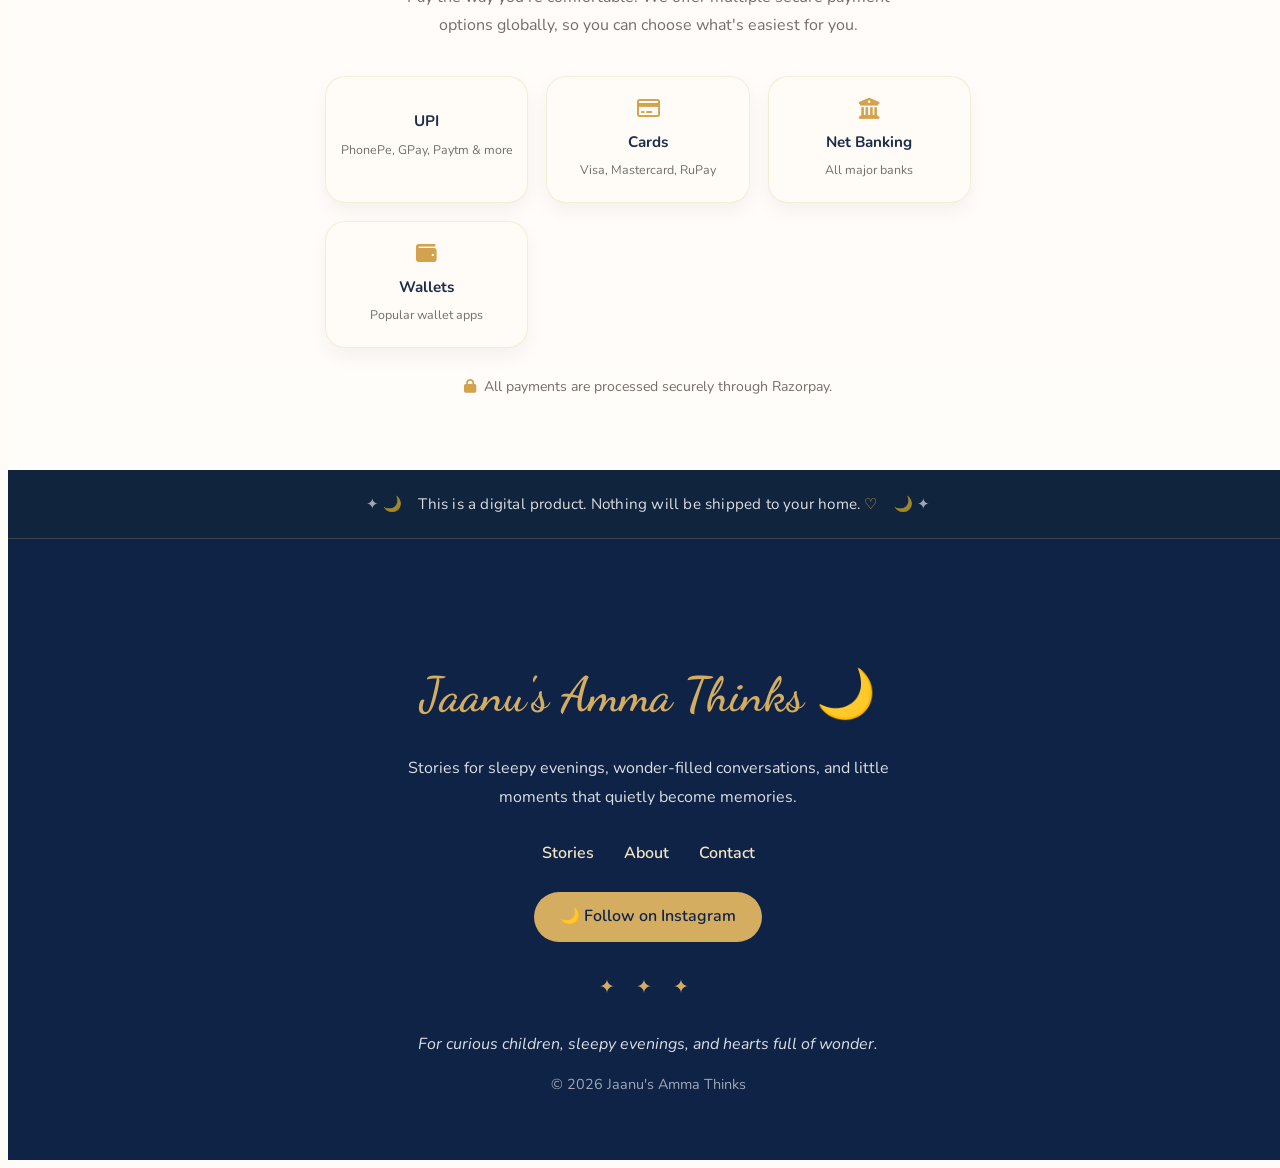
<file: bookshelf.html>
<!DOCTYPE html>
<html lang="en">
<head>

<meta charset="UTF-8">
<meta name="viewport" content="width=device-width, initial-scale=1.0">
<title>For Your Bookshelf | Jaanu's Amma Thinks</title>
<meta name="description" content="A cozy family reading corner filled with gentle bedtime stories, parenting guides, and printable treasures — created with love by Jaanu's Amma Thinks.">
<link rel="icon" type="image/png" href="/favicon.png">
<link rel="apple-touch-icon" href="/apple-touch-icon.png">
<meta name="theme-color" content="#0d1b2a">

<link rel="stylesheet" href="style.css">
<link rel="stylesheet" href="bookshelf.css">

<!-- Playfair Display is new — added only for this page's large display headline,
     alongside your existing Dancing Script / Nunito / Amatic SC. Flagged in chat. -->
<link href="https://fonts.googleapis.com/css2?family=Nunito:wght@400;500;600;700&family=Dancing+Script:wght@500;600;700&family=Amatic+SC:wght@700&family=Playfair+Display:wght@600;700;800&display=swap" rel="stylesheet">
<link rel="stylesheet" href="https://cdnjs.cloudflare.com/ajax/libs/font-awesome/6.0.0/css/all.min.css">

<script async src="https://www.googletagmanager.com/gtag/js?id=G-SFJCXJMJNE"></script>
<script>
  window.dataLayer = window.dataLayer || [];
  function gtag(){dataLayer.push(arguments);}
  gtag('js', new Date());
  gtag('config', 'G-SFJCXJMJNE');
</script>

</head>
<body>

<nav class="navbar">
    <div class="nav-container">
        <div class="nav-logo">
            <img src="Logo.png" alt="Jaanu's Amma Thinks">
            <span>Jaanu's Amma Thinks</span>
        </div>
        <ul class="nav-menu">
            <li class="nav-item"><a href="index.html#home" class="nav-link">Home</a></li>
            <li class="nav-item"><a href="index.html#blog" class="nav-link">Stories</a></li>
            <li class="nav-item"><a href="index.html#about" class="nav-link">About</a></li>
            <li class="nav-item"><a href="bookshelf.html" class="nav-link nav-link--active" aria-current="page">For Your Bookshelf</a></li>
            <li class="nav-item"><a href="index.html#contact" class="nav-link">Contact</a></li>
        </ul>
        <div class="nav-icons">
            <!-- Decorative for now — not wired to real search or a cart yet. Easy to make functional later if you want a true multi-item cart. -->
            <button class="nav-icon-btn" aria-label="Search" type="button"><i class="fa-solid fa-magnifying-glass"></i></button>
            <button class="nav-icon-btn" aria-label="Bag" type="button"><i class="fa-solid fa-bag-shopping"></i><span class="nav-bag-count">0</span></button>
        </div>
        <div class="hamburger">
            <span></span>
            <span></span>
            <span></span>
        </div>
    </div>
</nav>

<main class="bookshelf-page-v2">

    <section class="bookshelf-hero">
        <div class="hero-mark" aria-hidden="true">
            ♡
            <svg class="hero-squiggle" viewBox="0 0 90 14" width="90" height="14" aria-hidden="true">
                <path d="M2 8 Q 14 -2, 26 8 T 50 8 T 74 8 T 88 8" fill="none" stroke="#d4a24c" stroke-width="2" stroke-linecap="round"/>
            </svg>
        </div>
        <h1 class="hero-title">For Your Bookshelf</h1>
        <p class="hero-tagline">Stories that grow with little hearts.</p>
        <p class="hero-copy">
            <span class="hero-quote" aria-hidden="true">❝</span>
            Every book here is created with love, to make bedtime gentler, conversations
            deeper, and childhood a little more magical. <span class="heart">♡</span>
        </p>
    </section>

    <!-- Shelf One -->
    <section class="shelf-row" aria-labelledby="shelf-one-label">
        <div class="shelf-scene shelf-scene--one">

            <div class="props-cluster props-cluster--left">
                <div class="sticky-note">
                    Amma's Favourite
                    <svg class="note-arrow" viewBox="0 0 60 40" width="52" height="34" aria-hidden="true">
                        <path d="M4 6 Q 30 4, 42 26" fill="none" stroke="#8a6a45" stroke-width="2" stroke-linecap="round"/>
                        <path d="M34 22 L42 26 L40 16" fill="none" stroke="#8a6a45" stroke-width="2" stroke-linecap="round" stroke-linejoin="round"/>
                    </svg>
                </div>
                <img src="images/vase.png" class="prop prop-jar" alt="" loading="lazy">
                <img src="images/house.png" class="prop prop-house" alt="" loading="lazy">
                  <img src="images/books-stack.png" class="prop prop-stack" alt="" loading="lazy">
            </div>

            <div id="book-slot-1" class="book-figure"></div>
            <div id="book-info-1" class="book-info"></div>

            <div class="props-cluster props-cluster--right">
                <img src="images/lantern.png" class="prop prop-lantern" alt="" loading="lazy">
                <img src="images/standing-books.png" class="prop prop-vine" alt="" loading="lazy">
                   <img src="images/plant.png" class="prop prop-plant" alt="" loading="lazy">
            </div>

        </div>
        <div class="shelf-plank-v2" aria-hidden="true"></div>
    </section>

    <!-- Shelf Two -->
    <section class="shelf-row" aria-labelledby="shelf-two-label">
        <div class="shelf-scene shelf-scene--two">

            <div class="props-cluster props-cluster--left">
                <div class="sticky-note sticky-note--alt">
                    Also on the bookshelf
                    <svg class="note-arrow" viewBox="0 0 60 40" width="52" height="34" aria-hidden="true">
                        <path d="M4 6 Q 30 4, 42 26" fill="none" stroke="#8a6a45" stroke-width="2" stroke-linecap="round"/>
                        <path d="M34 22 L42 26 L40 16" fill="none" stroke="#8a6a45" stroke-width="2" stroke-linecap="round" stroke-linejoin="round"/>
                    </svg>
                </div>
              
                 <img src="images/plant_1.png"
         class="prop prop-plant-left"
         alt=""
         loading="lazy">
<img src="images/star-ornament.png"
     class="prop prop-star"
     alt=""
     loading="lazy">
            </div>

            <div id="book-slot-2" class="book-figure"></div>
            <div id="book-info-2" class="book-info"></div>

            <div class="coming-soon-cluster">
                <span class="coming-soon-tag">Coming Soon <span class="heart">♡</span></span>
                <div class="spine-row-v2" id="future-shelf"></div>
            </div>

          
        </div>
        <div class="shelf-plank-v2" aria-hidden="true"></div>
           <div class="letter-card">
                <p class="letter-greeting">My dearest friend,</p>
                <p>Thank you for choosing stories over screens, conversations over
                distractions, and wonder over hurry.</p>
                <p>Every book you bring home helps me create more gentle resources
                for families like yours.</p>
                <p>I hope these stories find a special place in your home and in
                your little one's heart.</p>
                <p class="letter-sign">With love,<br><span>Pranali</span> <span class="heart">♡</span></p>
                <span class="letter-flower" aria-hidden="true"></span>
            </div>

    </section>

    <!-- Trust badges -->
    <section class="trust-section">
        <h2>Everything you need for a peaceful purchase<span class="heart">♡</span></h2>
        <div class="trust-grid">
            <div class="trust-item">
                <span class="trust-icon"><i class="fa-solid fa-download"></i></span>
                <h3>Instant download</h3>
                <p>Get your book immediately after payment.</p>
            </div>
            <div class="trust-item">
                <span class="trust-icon"><i class="fa-solid fa-shield"></i></span>
                <h3>Secure payments</h3>
                <p>Your Checkout is securely processed through Razorpay.</p>
            </div>
            <div class="trust-item">
                <span class="trust-icon"><i class="fa-solid fa-infinity"></i></span>
                <h3>Yours forever</h3>
                <p>Download as many times as you need.</p>
            </div>
            <div class="trust-item">
                <span class="trust-icon"><i class="fa-regular fa-heart"></i></span>
                <h3>Support independent</h3>
                <p>Every purchase helps me create more stories.</p>
            </div>
        </div>
    </section>

    <!-- Payment options -->
    <section class="payment-section">
        <h2>Payment options that work for you <span class="heart">♡</span></h2>
        <p>Pay the way you're comfortable. We offer multiple secure payment options
globally, so you can choose what's easiest for you.</p>
        <div class="payment-grid">
            <div class="payment-item"><i class="fa-solid fa-mobile-screen"></i><span>UPI</span><small>PhonePe, GPay, Paytm &amp; more</small></div>
            <div class="payment-item"><i class="fa-regular fa-credit-card"></i><span>Cards</span><small>Visa, Mastercard, RuPay</small></div>
            <div class="payment-item"><i class="fa-solid fa-building-columns"></i><span>Net Banking</span><small>All major banks</small></div>
            <div class="payment-item"><i class="fa-solid fa-wallet"></i><span>Wallets</span><small>Popular wallet apps</small></div>
        </div>
        <p class="payment-secure-note"><i class="fa-solid fa-lock"></i> All payments are processed securely through Razorpay.</p>
        <!-- TODO: once you've integrated a payment processor, name it here, e.g. "...processed securely by Razorpay." -->
    </section>

    <div class="digital-note-band">
        <span class="band-deco">✦ 🌙</span>
        This is a digital product. Nothing will be shipped to your home. <span class="heart">♡</span>
        <span class="band-deco">🌙 ✦</span>
    </div>

</main>

<div class="book-peek-overlay" id="peekOverlay" aria-hidden="true"></div>

<footer class="footer">

    <div class="footer-content">

        <h3>Jaanu's Amma Thinks 🌙</h3>

        <p class="footer-tagline">
            Stories for sleepy evenings, wonder-filled conversations,
            and little moments that quietly become memories.
        </p>

        <div class="footer-links">
            <a href="index.html#blog">Stories</a>
            <a href="index.html#about">About</a>
            <a href="index.html#contact">Contact</a>
        </div>

        <a class="footer-instagram"
           href="https://instagram.com/jaanus_amma_thinks"
           target="_blank">
           🌙 Follow on Instagram
        </a>

        <div class="footer-divider">
            ✦ ✦ ✦
        </div>

        <p class="footer-closing">
            For curious children, sleepy evenings,
            and hearts full of wonder.
        </p>

        <p class="footer-copy">
            © 2026 Jaanu's Amma Thinks
        </p>

    </div>

</footer>

<script>
const hamburger = document.querySelector('.hamburger');
const navMenu = document.querySelector('.nav-menu');
hamburger.addEventListener('click', () => {
    navMenu.classList.toggle('active');
});
</script>

<script>
/* =========================================================
   THE BOOKSHELF DATA
   Add a book to BOOKS, or a "coming soon" spine to FUTURE_BOOKS —
   everything on the shelf renders from these two lists.
========================================================= */

const BOOKS = [
    {
        id: "big-feelings",
        title: "Big Feelings, Gentle Nights",
         subtitle: "Digital Ebook • Instant PDF Download",
        price: "₹399",
        description: "A collection of five original bedtime stories that help children understand and express their emotions through wonder.",
        cover: "images/big-feelings-book.png",
        link: "#", // TODO: replace with your checkout / delivery link
        buttonLabel: "Bring this home",
        buttonStyle: "primary",
        accessory: "bookmark"
    },
    {
        id: "calm-toddler",
        title: "10 Ways to Calm a Toddler Without Screens",
         subtitle: "Digital Ebook • Instant Download",
        price: "₹149",
        description: "Gentle, practical ideas to calm big feelings, ease tricky moments, and bring a little more peace into your everyday parenting.",
        cover: "images/calm-toddler-book.png",
        link: "#", // TODO: replace with your checkout / delivery link
        buttonLabel: "Bring this home",
        buttonStyle: "primary",
        accessory: "doodle"
    }
];

const FUTURE_BOOKS = [
    { title: "Wonder Talks", tone: "blush", icon: "speech", height: 150 },
    { title: "Ancient Indian Wisdom", tone: "sage", icon: "lotus", height: 195, lean: true },
    { title: "Seasonal Stories", tone: "sand", icon: "leaf", height: 175 },
    { title: "Nature Stories", tone: "dustyblue", icon: "tree", height: 130 }
];

const ICONS = {
    speech: `<svg viewBox="0 0 40 40" width="26" height="26"><path d="M8 10h24a3 3 0 0 1 3 3v10a3 3 0 0 1-3 3H18l-7 6v-6h-3a3 3 0 0 1-3-3V13a3 3 0 0 1 3-3z" fill="none" stroke="#fffaf5" stroke-width="2"/></svg>`,
    lotus: `<svg viewBox="0 0 40 40" width="26" height="26"><path d="M20 30c-8 0-13-6-13-13 5 0 9 3 13 9 4-6 8-9 13-9 0 7-5 13-13 13z" fill="none" stroke="#fffaf5" stroke-width="2"/><path d="M20 30V15" stroke="#fffaf5" stroke-width="2"/></svg>`,
    leaf: `<svg viewBox="0 0 40 40" width="26" height="26"><path d="M10 30C8 16 18 8 32 8c2 14-8 24-22 22z" fill="none" stroke="#fffaf5" stroke-width="2"/><path d="M12 28 26 12" stroke="#fffaf5" stroke-width="2"/></svg>`,
    tree: `<svg viewBox="0 0 40 40" width="26" height="26"><circle cx="20" cy="14" r="10" fill="none" stroke="#fffaf5" stroke-width="2"/><path d="M20 22v12M15 34h10" stroke="#fffaf5" stroke-width="2" stroke-linecap="round"/></svg>`
};

const DOODLE_SVG = `<svg viewBox="0 0 50 60" width="30" height="36" aria-hidden="true">
    <rect x="2" y="2" width="46" height="56" rx="3" fill="#fdf6e6" stroke="#e3d6b8" stroke-width="1"/>
    <path d="M14 20 C18 12, 30 12, 34 20" stroke="#e08a5b" stroke-width="2.5" fill="none" stroke-linecap="round"/>
    <circle cx="24" cy="32" r="7" fill="none" stroke="#e6b34c" stroke-width="2.5"/>
    <path d="M24 20 L24 16 M13 26 L9 24 M35 26 L39 24" stroke="#e6b34c" stroke-width="2" stroke-linecap="round"/>
</svg>`;

const FLOWER_SVG = `<svg viewBox="0 0 40 40" width="24" height="24" aria-hidden="true">
    <g opacity="0.85">
        <ellipse cx="20" cy="11" rx="6" ry="9" fill="#c98a6b" transform="rotate(0 20 20)"/>
        <ellipse cx="20" cy="11" rx="6" ry="9" fill="#c98a6b" transform="rotate(72 20 20)"/>
        <ellipse cx="20" cy="11" rx="6" ry="9" fill="#c98a6b" transform="rotate(144 20 20)"/>
        <ellipse cx="20" cy="11" rx="6" ry="9" fill="#c98a6b" transform="rotate(216 20 20)"/>
        <ellipse cx="20" cy="11" rx="6" ry="9" fill="#c98a6b" transform="rotate(288 20 20)"/>
        <circle cx="20" cy="20" r="4" fill="#e6c98d"/>
    </g>
</svg>`;

function accessoryMarkup(kind) {
    if (kind === "bookmark") {
        return `<span class="accessory ribbon-bookmark" aria-hidden="true"></span><span class="accessory pressed-flower">${FLOWER_SVG}</span>`;
    }
    if (kind === "doodle") {
        return `<span class="accessory doodle-bookmark">${DOODLE_SVG}</span>`;
    }
    return "";
}

function coverMarkup(book) {
    if (book.cover) {
        return `<div class="book-cover"><img src="${book.cover}" alt="${book.title} cover">${accessoryMarkup(book.accessory)}</div>`;
    }
    return `<div class="book-cover book-cover--placeholder">
        <svg class="placeholder-scene" viewBox="0 0 100 60" aria-hidden="true">
            <path d="M20 45 a15 15 0 0 1 30 0" fill="none" stroke="#fffaf5" stroke-width="1.5" opacity="0.6"/>
            <circle cx="72" cy="16" r="8" fill="#fffaf5" opacity="0.55"/>
        </svg>
        <span class="placeholder-title">${book.title}</span>
        ${accessoryMarkup(book.accessory)}
    </div>`;
}

function renderBooks() {
    BOOKS.forEach((book, i) => {
        const slot = document.getElementById(`book-slot-${i + 1}`);
        const info = document.getElementById(`book-info-${i + 1}`);
        if (!slot || !info) return;

        slot.innerHTML = coverMarkup(book);
        slot.classList.toggle("book--ajar", book.accessory === "bookmark");
        slot.tabIndex = 0;
        slot.setAttribute("role", "button");
        slot.setAttribute("aria-label", `Look closer at ${book.title}`);
        slot.addEventListener("click", () => openPeek(book, slot));
        slot.addEventListener("keypress", e => {
            if (e.key === "Enter" || e.key === " ") { e.preventDefault(); openPeek(book, slot); }
        });

        info.innerHTML = `
           <h3>${book.title}</h3>

<p class="book-subtitle">${book.subtitle}</p>

<p class="book-info-description">${book.description}</p>
            <p class="book-info-price">${book.price}</p>
            <a href="${book.link}" class="shelf-btn shelf-btn--${book.buttonStyle}" target="_blank" rel="noopener">
                ${book.buttonLabel} <span aria-hidden="true">→</span>
            </a>
        `;
    });
}

function renderFutureBooks() {
    const row = document.getElementById("future-shelf");
    FUTURE_BOOKS.forEach(item => {
        const el = document.createElement("div");
        el.className = `spine-v2 ${item.tone}${item.lean ? " leaning" : ""}`;
        el.style.height = item.height + "px";
        el.tabIndex = 0;
        el.innerHTML = `${ICONS[item.icon] || ""}<span class="spine-v2-text">${item.title}</span><span class="spine-hint" role="tooltip">Written with care, coming soon 🤍</span>`;
        row.appendChild(el);
    });
}

/* ---- Peek: looking closer at a book, not a product popup ---- */
const peekOverlay = document.getElementById("peekOverlay");
let currentPeek = null;
let lastFocused = null;

function openPeek(book, sourceEl) {
    lastFocused = sourceEl;
    const rect = sourceEl.querySelector(".book-cover").getBoundingClientRect();

    const panel = document.createElement("div");
    panel.className = "book-peek";
    panel.style.top = rect.top + "px";
    panel.style.left = rect.left + "px";
    panel.style.width = rect.width + "px";
    panel.style.height = rect.height + "px";
    panel.innerHTML = `
        <button class="book-peek-close" aria-label="Close">✕</button>
        <div class="book-peek-inner">${coverMarkup(book)}<p class="book-peek-title">${book.title}</p></div>
    `;

    document.body.appendChild(panel);
    currentPeek = panel;
    peekOverlay.classList.add("open");
    peekOverlay.setAttribute("aria-hidden", "false");
    document.body.style.overflow = "hidden";

    requestAnimationFrame(() => {
        const targetH = Math.min(window.innerHeight - 100, 480);
        const targetW = targetH * 0.7;
        panel.style.top = (window.innerHeight - targetH) / 2 + "px";
        panel.style.left = (window.innerWidth - targetW) / 2 + "px";
        panel.style.width = targetW + "px";
        panel.style.height = targetH + "px";
        panel.classList.add("open");
        setTimeout(() => panel.classList.add("settled"), 420);
    });

    panel.querySelector(".book-peek-close").addEventListener("click", closePeek);
    setTimeout(() => panel.querySelector(".book-peek-close").focus(), 450);
}

function closePeek() {
    if (!currentPeek) return;
    currentPeek.classList.remove("settled");
    currentPeek.classList.add("closing");
    peekOverlay.classList.remove("open");
    peekOverlay.setAttribute("aria-hidden", "true");
    document.body.style.overflow = "";
    const toRemove = currentPeek;
    currentPeek = null;
    setTimeout(() => toRemove.remove(), 350);
    if (lastFocused) lastFocused.focus();
}

peekOverlay.addEventListener("click", closePeek);
document.addEventListener("keydown", e => {
    if (e.key === "Escape" && currentPeek) closePeek();
});

renderBooks();
renderFutureBooks();
</script>

</body>
</html>
</file>
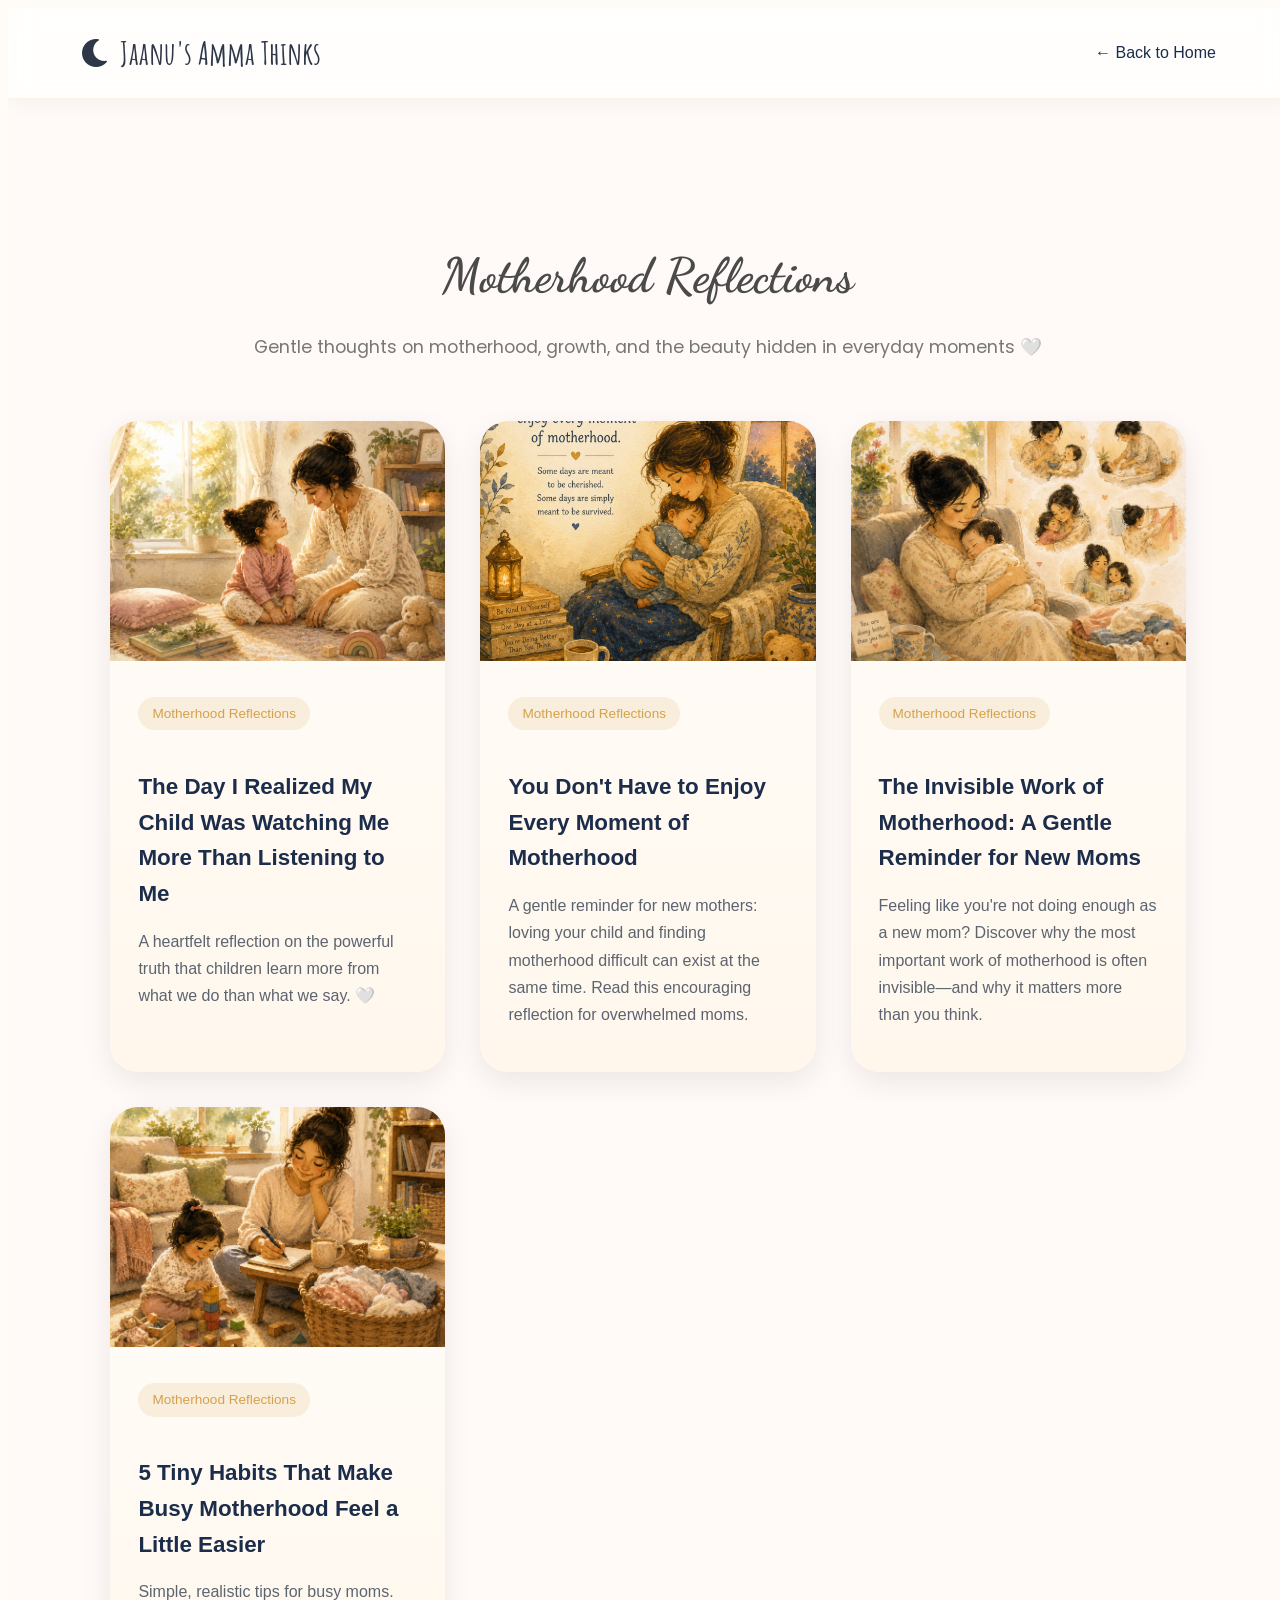
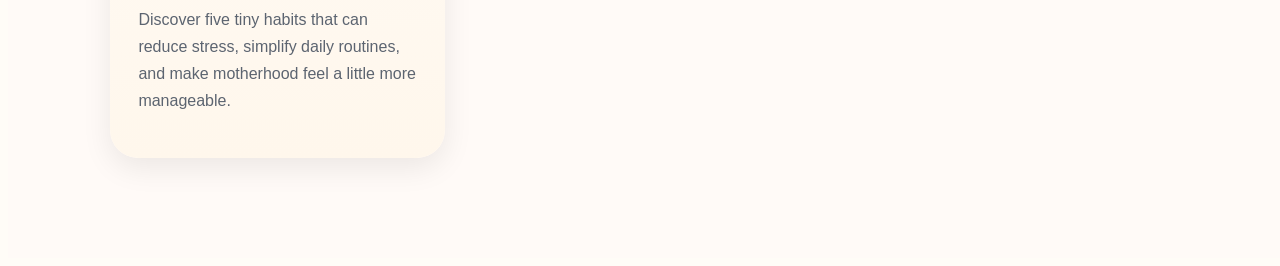
<file: motherhood-reflections.html>
<!DOCTYPE html>
<html lang="en">

<head>

    <meta charset="UTF-8">
    <meta name="viewport" content="width=device-width, initial-scale=1.0">
  <title>Motherhood Reflections | Jaanu's Amma Thinks</title>

<meta name="description" content="Honest reflections on motherhood, parenting, family life, and raising children with presence, patience, wonder, and love.">
    <link rel="stylesheet" href="style.css">

    <link href="https://fonts.googleapis.com/css2?family=Amatic+SC:wght@400;700&family=Dancing+Script:wght@400;600;700&family=Poppins:wght@300;400;500&display=swap" rel="stylesheet">

    <link rel="stylesheet" href="https://cdnjs.cloudflare.com/ajax/libs/font-awesome/6.0.0/css/all.min.css">
</head>

<body>

    <!-- Navigation -->
    <nav class="navbar">
        <div class="nav-container">
            <div class="nav-logo">
                <i class="fas fa-moon"></i>
                <span>Jaanu's Amma Thinks</span>
            </div>

           <ul class="nav-menu">
    <li class="nav-item">
        <a href="index.html" class="nav-link">← Back to Home</a>
    </li>
</ul>
            <div class="hamburger">
    <span></span>
    <span></span>
    <span></span>
</div>
        </div>
    </nav>

    <!-- Motherhood Reflections -->
<section id="blog" class="featured-section">

    <div class="section-header">
        <h2>Motherhood Reflections</h2>

<p>Gentle thoughts on motherhood, growth, and the beauty hidden in everyday moments 🤍</p>
    </div>

   <div class="story-grid" id="story-grid">
            </div>
     
</section>
 

<script>

const stories = [

    {
    title: "The Day I Realized My Child Was Watching Me More Than Listening to Me",

    category: "Motherhood Reflections",

    description:
        "A heartfelt reflection on the powerful truth that children learn more from what we do than what we say. 🤍",
    image: "mother-actions.png",

    slug: "the-day-i-realized-my-child-was-watching-me-more-than-listening-to-me"
},


    {
    title: "You Don't Have to Enjoy Every Moment of Motherhood",

    category: "Motherhood Reflections",

    description:
        "A gentle reminder for new mothers: loving your child and finding motherhood difficult can exist at the same time. Read this encouraging reflection for overwhelmed moms.",
    image: "motherhood-2.png",

    slug: "you-dont-have-to-enjoy-every-moment-of-motherhood"
},

      {
    title: "The Invisible Work of Motherhood: A Gentle Reminder for New Moms",

    category: "Motherhood Reflections",

    description:
        "Feeling like you're not doing enough as a new mom? Discover why the most important work of motherhood is often invisible—and why it matters more than you think.",
    image: "motherhood-3.png",

    slug: "the-invisible-work-of-motherhood-a-gentle-reminder-for-new-moms"
},

     {
    title: "5 Tiny Habits That Make Busy Motherhood Feel a Little Easier",

    category: "Motherhood Reflections",

    description:
        "Simple, realistic tips for busy moms. Discover five tiny habits that can reduce stress, simplify daily routines, and make motherhood feel a little more manageable.",
    image: "motherhood-4.png",

    slug: "5-tiny-habits-that-make-busy-motherhood-feel-a-little-easier"
}
];

const storyGrid = document.getElementById("story-grid");

stories
.filter(story => story.category === "Motherhood Reflections")
.forEach(story => {

    storyGrid.innerHTML += `

        <a href="blog/story.html?id=${story.slug}" class="story-card">

                <img src="${story.image}" alt="${story.title}">

            <div class="story-content">

                <span class="story-category">
                    ${story.category}
                </span>

                <h3>${story.title}</h3>

                <p>${story.description}</p>

            </div>

        </a>

    `;

});

</script>

</body>
</html>
</file>
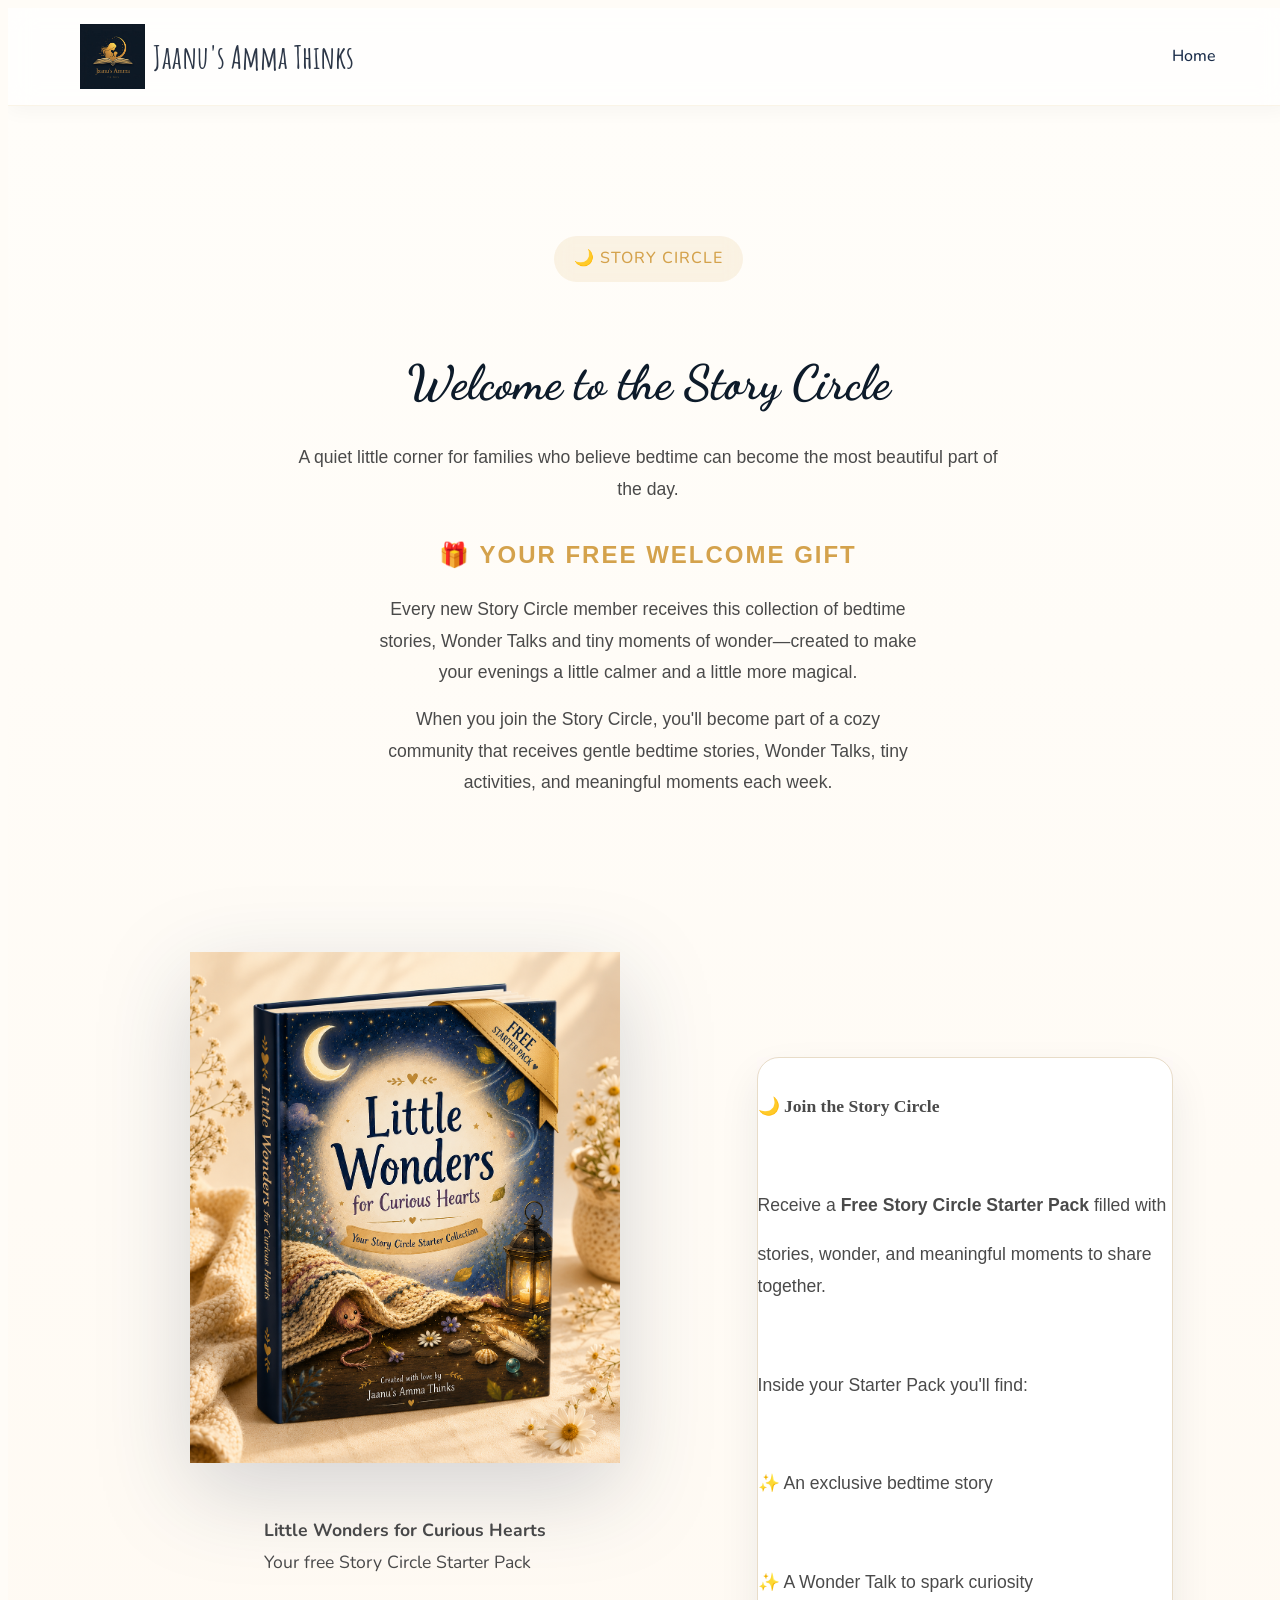
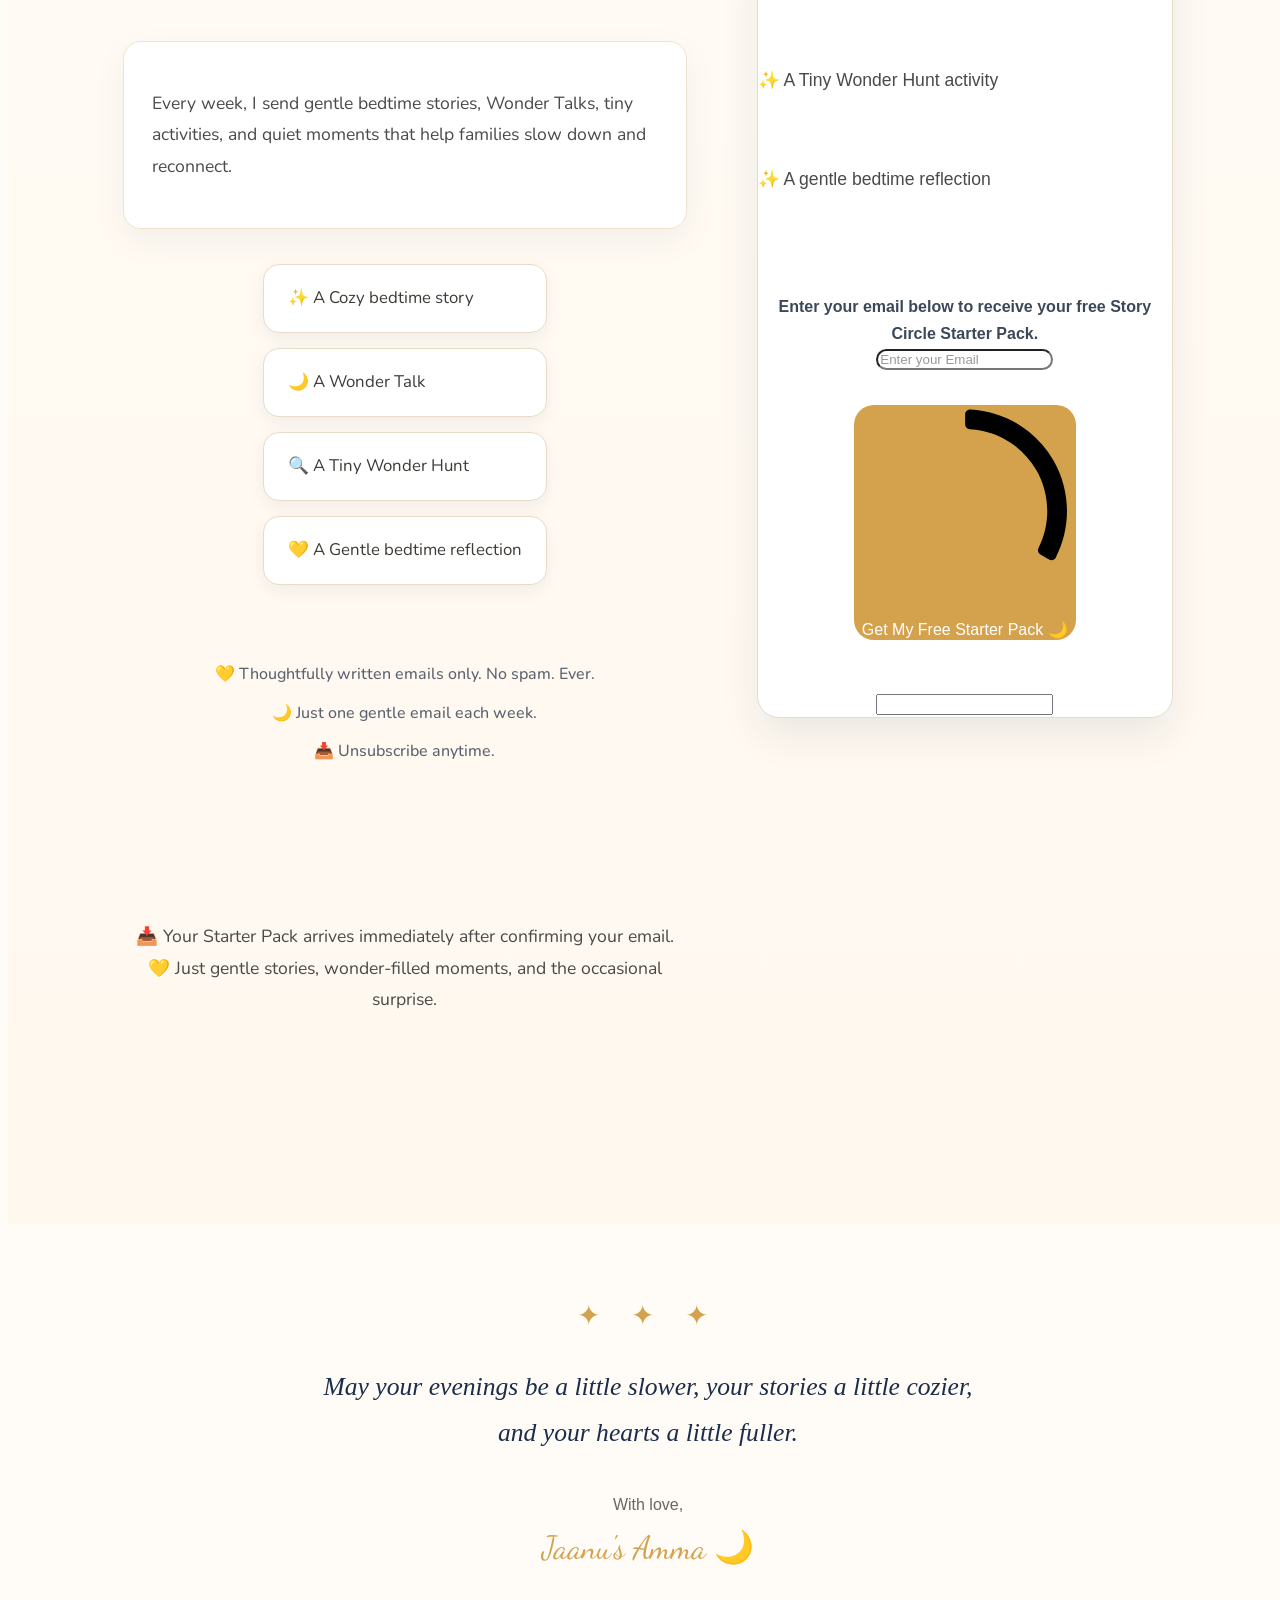
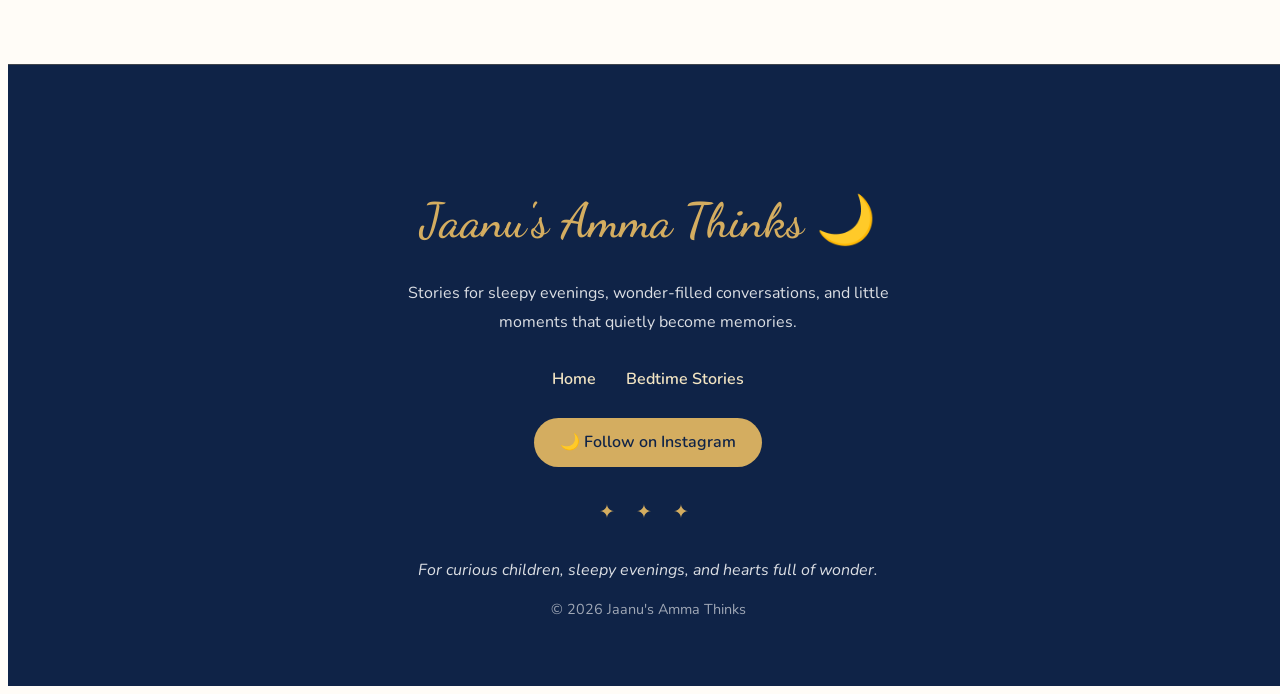
<file: story-circle.html>
<!DOCTYPE html>
<html lang="en">

<head>

    <meta charset="UTF-8">
    <meta name="viewport" content="width=device-width, initial-scale=1.0">
   <title>Jaanu's Amma Thinks | Bedtime Stories, Toddler Activities & Wonder Talks</title>
    <meta name="description" content="Gentle bedtime stories, screen-free toddler activities, Wonder Talks, motherhood reflections, and ancient Indian wisdom for curious little minds.">
<link rel="icon" type="image/png" href="/favicon.png">

<link rel="apple-touch-icon" href="/apple-touch-icon.png">
    <meta name="theme-color" content="#0d1b2a">
    <link rel="stylesheet" href="style.css">

    <link href="https://fonts.googleapis.com/css2?family=Nunito:wght@400;500;600;700&family=Dancing+Script:wght@500;600;700&family=Amatic+SC:wght@700&display=swap" rel="stylesheet">

    <link rel="stylesheet" href="https://cdnjs.cloudflare.com/ajax/libs/font-awesome/6.0.0/css/all.min.css">

    <!-- Open Graph -->
<meta property="og:title" content="Jaanu's Amma Thinks | Bedtime Stories, Toddler Activities & Wonder Talks">
<meta property="og:description" content="Gentle bedtime stories, screen-free toddler activities, Wonder Talks, motherhood reflections, and ancient Indian wisdom for curious little minds.">
<meta property="og:image" content="https://www.jaanusammathinks.com/new-hero.png">
<meta property="og:url" content="https://www.jaanusammathinks.com">
<meta property="og:type" content="website">

    <!-- Twitter/X -->
<meta name="twitter:card" content="summary_large_image">
<meta name="twitter:title" content="Jaanu's Amma Thinks | Bedtime Stories, Toddler Activities & Wonder Talks">
<meta name="twitter:description" content="Gentle bedtime stories, screen-free toddler activities, Wonder Talks, motherhood reflections, and ancient Indian wisdom for curious little minds.">
<meta name="twitter:image" content="https://www.jaanusammathinks.com/new-hero.png">

    <meta name="p:domain_verify" content="759add2d42a874055dd4c8cb4aa2f77a"/>
    
<!-- Begin Brevo Form -->


<!-- START - We recommend to place the below code in head tag of your website html  -->

<style>
  @font-face {
    font-display: block;
    font-family: Roboto;
    src: url(https://assets.brevo.com/font/Roboto/Latin/normal/normal/7529907e9eaf8ebb5220c5f9850e3811.woff2) format("woff2"), url(https://assets.brevo.com/font/Roboto/Latin/normal/normal/25c678feafdc175a70922a116c9be3e7.woff) format("woff")
  }

  @font-face {
    font-display: fallback;
    font-family: Roboto;
    font-weight: 600;
    src: url(https://assets.brevo.com/font/Roboto/Latin/medium/normal/6e9caeeafb1f3491be3e32744bc30440.woff2) format("woff2"), url(https://assets.brevo.com/font/Roboto/Latin/medium/normal/71501f0d8d5aa95960f6475d5487d4c2.woff) format("woff")
  }

  @font-face {
    font-display: fallback;
    font-family: Roboto;
    font-weight: 700;
    src: url(https://assets.brevo.com/font/Roboto/Latin/bold/normal/3ef7cf158f310cf752d5ad08cd0e7e60.woff2) format("woff2"), url(https://assets.brevo.com/font/Roboto/Latin/bold/normal/ece3a1d82f18b60bcce0211725c476aa.woff) format("woff")
  }

  :where(.sib-form-message-panel) {
    display: none;
  }

  :where(.sib-form-message-panel .sib-notification__icon) {
    width: 20px;
    height: 20px;
  }


  #sib-container input:-ms-input-placeholder {
    font-family: Helvetica, sans-serif;
    text-align: left;
    color: #999999;
  }

  #sib-container input::placeholder {
    font-family: Helvetica, sans-serif;
    text-align: left;
    color: #999999;
  }

  #sib-container textarea::placeholder {
    font-family: Helvetica, sans-serif;
    text-align: left;
    color: #999999;
  }


  #sib-container a {
    text-decoration: underline;
    color: #2BB2FC;
  }
</style>
<link rel="stylesheet" href="https://sibforms.com/forms/end-form/build/sib-styles.css">


    <!-- Google tag (gtag.js) -->
<script async src="https://www.googletagmanager.com/gtag/js?id=G-SFJCXJMJNE"></script>
<script>
  window.dataLayer = window.dataLayer || [];
  function gtag(){dataLayer.push(arguments);}
  gtag('js', new Date());

  gtag('config', 'G-SFJCXJMJNE');
</script>
</head>

<body>

    <!-- Navigation -->
    <nav class="navbar">
        <div class="nav-container">
            <div class="nav-logo">
    <img src="Logo.png" alt="Jaanu's Amma Thinks">
     <span>Jaanu's Amma Thinks</span>           
</div>
            <ul class="nav-menu">
    <li class="nav-item">
        <a href="/" class="nav-link">Home</a>
    </li>
</ul>
            <div class="hamburger">
    <span></span>
    <span></span>
    <span></span>
</div>
        </div>
    </nav>

     <!-- Story Circle -->
<section id="story-circle" class="story-circle-section">
<div class="story-circle-wrapper">

<div class="section-header">

   <span class="about-tag">🌙 STORY CIRCLE</span>

<h2>Welcome to the Story Circle</h2>
    <p class="story-circle-subtitle">
A quiet little corner for families who believe bedtime can become the most beautiful part of the day.
    </p>
    <h2 class="gift-title">
    🎁 YOUR FREE WELCOME GIFT
</h2>

    <p class="gift-subtitle">
        Every new Story Circle member receives this collection of bedtime stories, Wonder Talks and tiny moments of wonder—created to make your evenings a little calmer and a little more magical.
        </p>
<p class="gift-subtitle">
When you join the Story Circle, you'll become part of a cozy community that receives gentle bedtime stories, Wonder Talks, tiny activities, and meaningful moments each week.
</p>

    </div>

     <div class="story-circle-content"> 

<img src="story-circle-mockup.png"
     alt="Little Wonders Story Circle Starter Pack"
     class="story-circle-book">

<p><strong>Little Wonders for Curious Hearts</strong> <br>

Your free Story Circle Starter Pack</p>
         


  <div class="story-circle-intro">       
<p>
Every week, I send gentle bedtime stories, Wonder Talks, tiny activities, and quiet moments that help families slow down and reconnect.
</p>
</div>
    <ul class="story-circle-benefits">
<li>✨ A Cozy bedtime story</li>
<li>🌙 A Wonder Talk</li>
<li>🔍 A Tiny Wonder Hunt</li>
<li>💛 A Gentle bedtime reflection</li>
</ul>

         <div class="story-circle-trust">

<p>💛 Thoughtfully written emails only. No spam. Ever.</p>

<p>🌙 Just one gentle email each week.</p>

<p>📥 Unsubscribe anytime.</p>

</div>
         
</div>
   <div class="story-circle-form"> 
<!-- START - We recommend to place the below code where you want the form in your website html  -->
<div class="sib-form" style="text-align: center;
         background-color: #fffaf7; 
        
        
        
        ">
  <div id="sib-form-container" class="sib-form-container">
    <div id="error-message" class="sib-form-message-panel" style="font-family:Helvetica, sans-serif; font-size:16px; text-align:left; color:#661d1d; background-color:#ffeded; border-color:#ff4949; border-radius:3px;
        max-width:540px;">
      <div class="sib-form-message-panel__text sib-form-message-panel__text--center">
        <svg viewBox="0 0 512 512" class="sib-icon sib-notification__icon">
          <path d="M256 40c118.621 0 216 96.075 216 216 0 119.291-96.61 216-216 216-119.244 0-216-96.562-216-216 0-119.203 96.602-216 216-216m0-32C119.043 8 8 119.083 8 256c0 136.997 111.043 248 248 248s248-111.003 248-248C504 119.083 392.957 8 256 8zm-11.49 120h22.979c6.823 0 12.274 5.682 11.99 12.5l-7 168c-.268 6.428-5.556 11.5-11.99 11.5h-8.979c-6.433 0-11.722-5.073-11.99-11.5l-7-168c-.283-6.818 5.167-12.5 11.99-12.5zM256 340c-15.464 0-28 12.536-28 28s12.536 28 28 28 28-12.536 28-28-12.536-28-28-28z" />
        </svg>
        <span class="sib-form-message-panel__inner-text">


                Oops! Something went wrong. Please try again in a moment.
              
            
          </span>
      </div>
    </div>
    <div></div>
    <div id="success-message" class="sib-form-message-panel" style="font-family:Helvetica, sans-serif; font-size:16px; text-align:left; color:#085229; background-color:#e7faf0; border-color:#13ce66; border-radius:3px;
        max-width:540px;">
      <div class="sib-form-message-panel__text sib-form-message-panel__text--center">
        <svg viewBox="0 0 512 512" class="sib-icon sib-notification__icon">
          <path d="M256 8C119.033 8 8 119.033 8 256s111.033 248 248 248 248-111.033 248-248S392.967 8 256 8zm0 464c-118.664 0-216-96.055-216-216 0-118.663 96.055-216 216-216 118.664 0 216 96.055 216 216 0 118.663-96.055 216-216 216zm141.63-274.961L217.15 376.071c-4.705 4.667-12.303 4.637-16.97-.068l-85.878-86.572c-4.667-4.705-4.637-12.303.068-16.97l8.52-8.451c4.705-4.667 12.303-4.637 16.97.068l68.976 69.533 163.441-162.13c4.705-4.667 12.303-4.637 16.97.068l8.451 8.52c4.668 4.705 4.637 12.303-.068 16.97z" />
        </svg>
        <span class="sib-form-message-panel__inner-text">


                One more little step... 🌙 Please check your inbox and click the confirmation email to join the Story Circle. As soon as you confirm, you&#39;ll be taken straight to your free Story Circle Starter Pack.
             
            
          </span>
      </div>
    </div>
    <div></div>
    <div id="sib-container" class="sib-container--large sib-container--vertical" style="max-width:540px; text-align:center; background-color:rgba(255,255,255,1); border-width:1px; border-style:solid; border-color:#e8dcc8; border-radius:13px; direction:ltr">
      <form id="sib-form" method="POST" action="https://94a4ac78.sibforms.com/serve/[base64]" data-type="subscription">


        <div style="padding: 16px 0;">


          <div class="sib-form-block" style="font-family:Cursive, cursive; font-size:32px; font-weight:700; text-align:left; color:#1b2d4a; background-color:transparent; text-align:left">
            <p>🌙 Join the Story Circle</p>
          </div>



        </div>



        <div style="padding: 16px 0;">


          <div class="sib-form-block" style="font-family:Comic Sans MS, sans-serif; font-size:16px; text-align:left; color:#555555; background-color:transparent; text-align:left">
            <div class="sib-text-form-block">
              <p>Receive a <strong>Free Story Circle Starter Pack</strong> filled with</p>
              <p>stories, wonder, and meaningful moments to share together.</p>
              <p><br></p>
              <p>Inside your Starter Pack you&#39;ll find:</p>
              <p><br></p>
              <p>✨ An exclusive bedtime story </p>
              <p><br></p>
              <p>✨ A Wonder Talk to spark curiosity</p>
              <p><br></p>
              <p>✨ A Tiny Wonder Hunt activity</p>
              <p><br></p>
              <p>✨ A gentle bedtime reflection</p>
              <p><br></p>
            </div>
          </div>



        </div>



        <div style="padding: 16px 0;">



          <div class="sib-input sib-form-block">
            <div class="form__entry entry_block">
              <div class="form__label-row ">


                <label class="entry__label" style="font-weight: 700; text-align: left; font-family:Futura, sans-serif; font-size:16px; font-weight:700; text-align:left; color:#3c4858;" for="EMAIL" data-required="*">Enter your email below to receive your free Story Circle Starter Pack.</label>




                <div class="entry__field">

                  <input class="input " type="text" id="EMAIL" name="EMAIL" autocomplete="off" value="" placeholder="Enter your Email" data-required="true" required />

                </div>

              </div>

              <label class="entry__error entry__error--primary" style="font-family:Helvetica, sans-serif; font-size:16px; text-align:left; color:#661d1d; background-color:#ffeded; border-color:#ff4949; border-radius:3px;">
              </label>



            </div>
          </div>




        </div>



        <div style="padding: 16px 0;">


          <div class="sib-form-block" style="text-align: center">
            <button class="sib-form-block__button sib-form-block__button-with-loader" style="font-family:Comic Sans MS, sans-serif; font-size:16px; text-align:center; color:#ffffff; background-color:#d4a24c; border-width:0px; border-radius:20px;" form="sib-form" type="submit">
              <svg class="icon clickable__icon progress-indicator__icon sib-hide-loader-icon" viewBox="0 0 512 512">
                <path d="M460.116 373.846l-20.823-12.022c-5.541-3.199-7.54-10.159-4.663-15.874 30.137-59.886 28.343-131.652-5.386-189.946-33.641-58.394-94.896-95.833-161.827-99.676C261.028 55.961 256 50.751 256 44.352V20.309c0-6.904 5.808-12.337 12.703-11.982 83.556 4.306 160.163 50.864 202.11 123.677 42.063 72.696 44.079 162.316 6.031 236.832-3.14 6.148-10.75 8.461-16.728 5.01z" />
              </svg>
              Get My Free Starter Pack 🌙
            </button>


          </div>



        </div>



        <div style="padding: 16px 0;">




          <div class="sib-captcha sib-form-block">
            <div class="form__entry entry_block">
              <div class="form__label-row ">


                <script>
                  function handleCaptchaResponse() {
                    var event = new Event('captchaChange');
                    document.getElementById('sib-captcha').dispatchEvent(event);
                  }
                </script>
                <div class="g-recaptcha sib-visible-recaptcha" id="sib-captcha" data-sitekey="6LdG1DMtAAAAAHJdEUHvrH5ofFgaoDWfMWV-AKEK" data-callback="handleCaptchaResponse" style="direction:ltr"></div>
              </div>
              <label class="entry__error entry__error--primary" style="font-family:Helvetica, sans-serif; font-size:16px; text-align:left; color:#661d1d; background-color:#ffeded; border-color:#ff4949; border-radius:3px;">
              </label>



            </div>
          </div>





        </div>



        <input type="text" name="email_address_check" value="" class="input--hidden">


        <input type="hidden" name="locale" value="en">


      </form>
    </div>
  </div>
</div>
<!-- END - We recommend to place the above code where you want the form in your website html  -->
</div>
<p class="story-circle-note">
📥 Your Starter Pack arrives immediately after confirming your email. <br>

💛 Just gentle stories, wonder-filled moments, and the occasional surprise.
</p>
</div>
</section>

<section class="story-circle-blessing">

    <div class="blessing-stars">✦ ✦ ✦</div>

    <p class="blessing-text">
        May your evenings be a little slower,
        your stories a little cozier,
        and your hearts a little fuller.
    </p>

<p class="blessing-sign">
    With love,<br>
    <span>Jaanu's Amma 🌙</span>
</p>

</section>
<footer class="footer">

    <div class="footer-content">

        <h3>Jaanu's Amma Thinks 🌙</h3>

        <p class="footer-tagline">
            Stories for sleepy evenings, wonder-filled conversations,
            and little moments that quietly become memories. 
        </p>

       <div class="footer-links">
    <a href="/">Home</a>
    <a href="/bedtime-stories.html">Bedtime Stories</a>
</div>

        <a class="footer-instagram"
           href="https://instagram.com/jaanus_amma_thinks"
           target="_blank">
           🌙 Follow on Instagram
        </a>

        <div class="footer-divider">
            ✦ ✦ ✦
        </div>

        <p class="footer-closing">
            For curious children, sleepy evenings,
            and hearts full of wonder.
        </p>

        <p class="footer-copy">
            © 2026 Jaanu's Amma Thinks
        </p>

    </div>

<script>

const hamburger =
document.querySelector('.hamburger');

const navMenu =
document.querySelector('.nav-menu');

hamburger.addEventListener('click', () => {

    navMenu.classList.toggle('active');

});

</script>

</footer>

<!-- START - We recommend to place the below code in footer or bottom of your website html  -->
<script>
  window.REQUIRED_CODE_ERROR_MESSAGE = 'Please choose a country code';
  window.LOCALE = 'en';




  window.EMAIL_INVALID_MESSAGE = window.SMS_INVALID_MESSAGE = "Hmm... that email address doesn&#39;t look quite right. Please check it and try again.";





  window.REQUIRED_ERROR_MESSAGE = "Please enter your email address first. 😊 ";

  window.GENERIC_INVALID_MESSAGE = "Hmm... that email address doesn&#39;t look quite right. Please check it and try again.";


  window.INVALID_NUMBER = "Hmm... that email address doesn&#39;t look quite right. Please check it and try again.";




  window.INVALID_DATE = "Please enter a valid date";



  window.REQUIRED_MULTISELECT_MESSAGE = 'Please select at least 1 option';


  window.translation = {
    common: {
      selectedList: '{quantity} list selected',
      selectedLists: '{quantity} lists selected',
      selectedOption: '{quantity} selected',
      selectedOptions: '{quantity} selected',
    }
  };

  var AUTOHIDE = Boolean(0);
</script>



<script defer src="https://sibforms.com/forms/end-form/build/main.js"></script>



<script src="https://www.google.com/recaptcha/api.js?hl=en"></script>




<!-- END - We recommend to place the above code in footer or bottom of your website html  -->

<!-- End Brevo Form -->
</body>
</html>
</file>
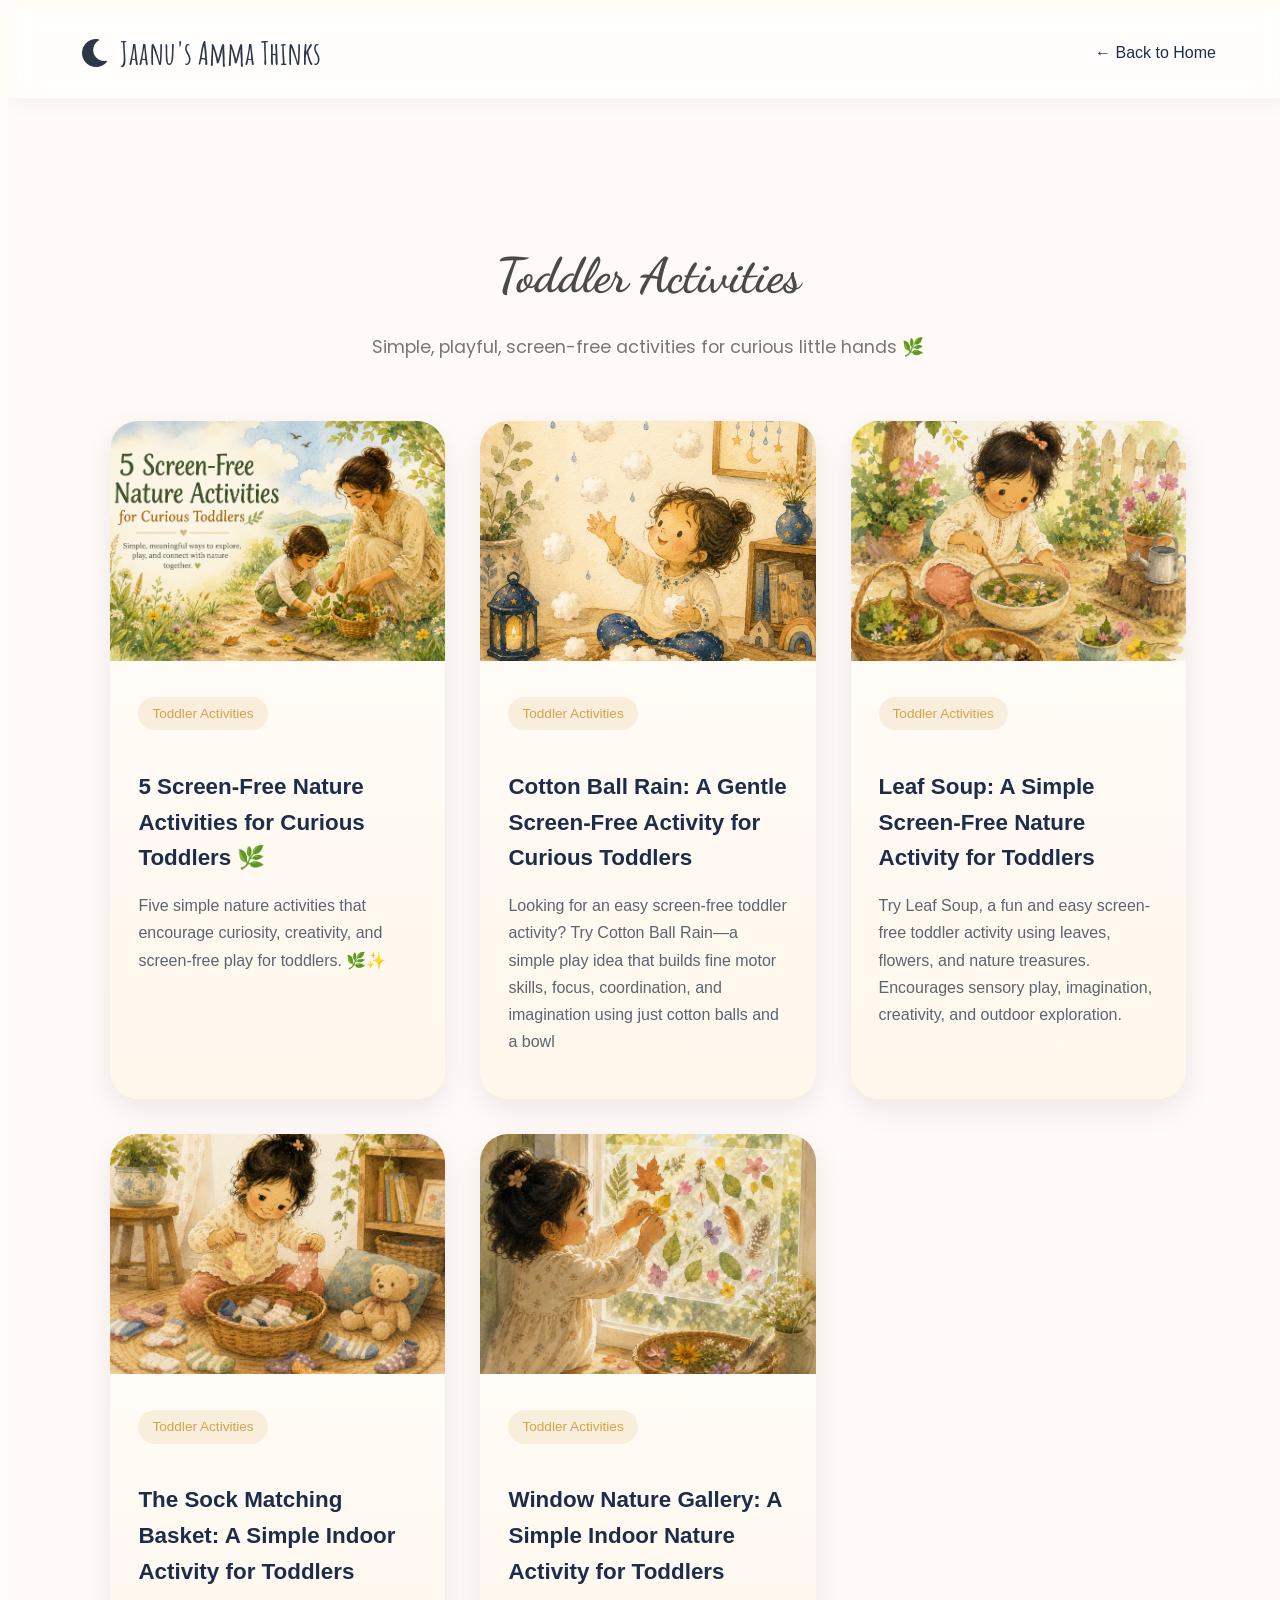
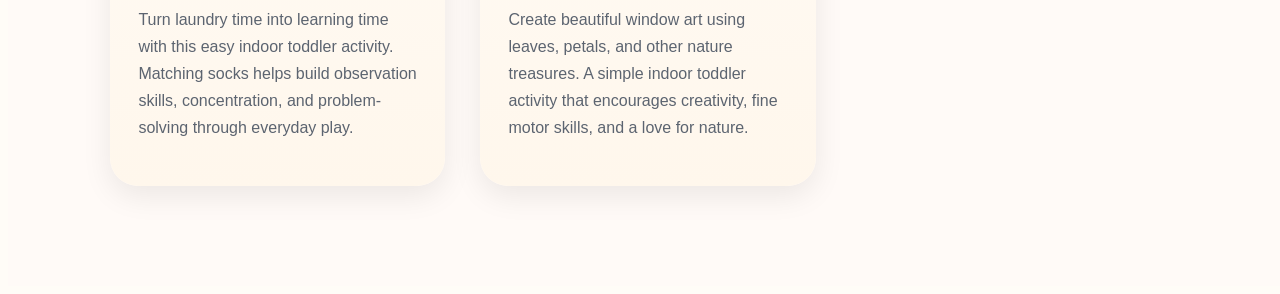
<file: toddler-activities.html>
<!DOCTYPE html>
<html lang="en">

<head>

    <meta charset="UTF-8">
    <meta name="viewport" content="width=device-width, initial-scale=1.0">
    <title>Screen-Free Toddler Activities | Jaanu's Amma Thinks</title>

<meta name="description" content="Simple screen-free toddler activities that encourage curiosity, creativity, nature exploration, and meaningful play using everyday materials and gentle learning.">

    <link rel="stylesheet" href="style.css">

    <link href="https://fonts.googleapis.com/css2?family=Amatic+SC:wght@400;700&family=Dancing+Script:wght@400;600;700&family=Poppins:wght@300;400;500&display=swap" rel="stylesheet">

    <link rel="stylesheet" href="https://cdnjs.cloudflare.com/ajax/libs/font-awesome/6.0.0/css/all.min.css">

</head>

<body>

    <!-- Navigation -->
    <nav class="navbar">
        <div class="nav-container">
            <div class="nav-logo">
                <i class="fas fa-moon"></i>
                <span>Jaanu's Amma Thinks</span>
            </div>

           <ul class="nav-menu">
    <li class="nav-item">
        <a href="index.html" class="nav-link">← Back to Home</a>
    </li>
</ul>
            <div class="hamburger">
    <span></span>
    <span></span>
    <span></span>
</div>
        </div>
    </nav>

    <!-- Toddler Activities -->
<section id="blog" class="featured-section">

    <div class="section-header">
      <h2>Toddler Activities</h2>
<p>Simple, playful, screen-free activities for curious little hands 🌿</p> 
    </div>

   <div class="story-grid" id="story-grid">
            </div>
     
</section>
 

<script>

const stories = [

     {
    title: "5 Screen-Free Nature Activities for Curious Toddlers 🌿",

    category: "Toddler Activities",

    description:
        "Five simple nature activities that encourage curiosity, creativity, and screen-free play for toddlers. 🌿✨",
    image: "nature-activities.png",

    slug: "5-screen-free-nature-activities-for-curious-toddlers"
},


    {
    title: "Cotton Ball Rain: A Gentle Screen-Free Activity for Curious Toddlers",

    category: "Toddler Activities",

    description:
        "Looking for an easy screen-free toddler activity? Try Cotton Ball Rain—a simple play idea that builds fine motor skills, focus, coordination, and imagination using just cotton balls and a bowl",
    image: "activities-2.png",

    slug: "cotton-ball-rain-a-gentle-screen-free-activity-for-curious-toddlers"
},

     {
    title: "Leaf Soup: A Simple Screen-Free Nature Activity for Toddlers",

    category: "Toddler Activities",

    description:
        "Try Leaf Soup, a fun and easy screen-free toddler activity using leaves, flowers, and nature treasures. Encourages sensory play, imagination, creativity, and outdoor exploration.",
    image: "soup-activity.png",

    slug: "leaf-soup-a-simple-screen-free-nature-activity-for-toddlers"
},

     {
    title: "The Sock Matching Basket: A Simple Indoor Activity for Toddlers",

    category: "Toddler Activities",

    description:
        "Turn laundry time into learning time with this easy indoor toddler activity. Matching socks helps build observation skills, concentration, and problem-solving through everyday play.",
    image: "sock-activity.png",

    slug: "the-sock-matching-basket-a-simple-indoor-activity-for-toddlers"
},

    {
    title: "Window Nature Gallery: A Simple Indoor Nature Activity for Toddlers",

    category: "Toddler Activities",

    description:
        "Create beautiful window art using leaves, petals, and other nature treasures. A simple indoor toddler activity that encourages creativity, fine motor skills, and a love for nature.",
    image: "window-activity.png",

    slug: "window-nature-gallery-a-simple-indoor-nature-activity-for-toddlers"
}
];

const storyGrid = document.getElementById("story-grid");

stories
.filter(story => story.category === "Toddler Activities")
.forEach(story => {

    storyGrid.innerHTML += `

        <a href="blog/story.html?id=${story.slug}" class="story-card">

                <img src="${story.image}" alt="${story.title}">

            <div class="story-content">

                <span class="story-category">
                    ${story.category}
                </span>

                <h3>${story.title}</h3>

                <p>${story.description}</p>

            </div>

        </a>

    `;

});

</script>

</body>
</html>
</file>
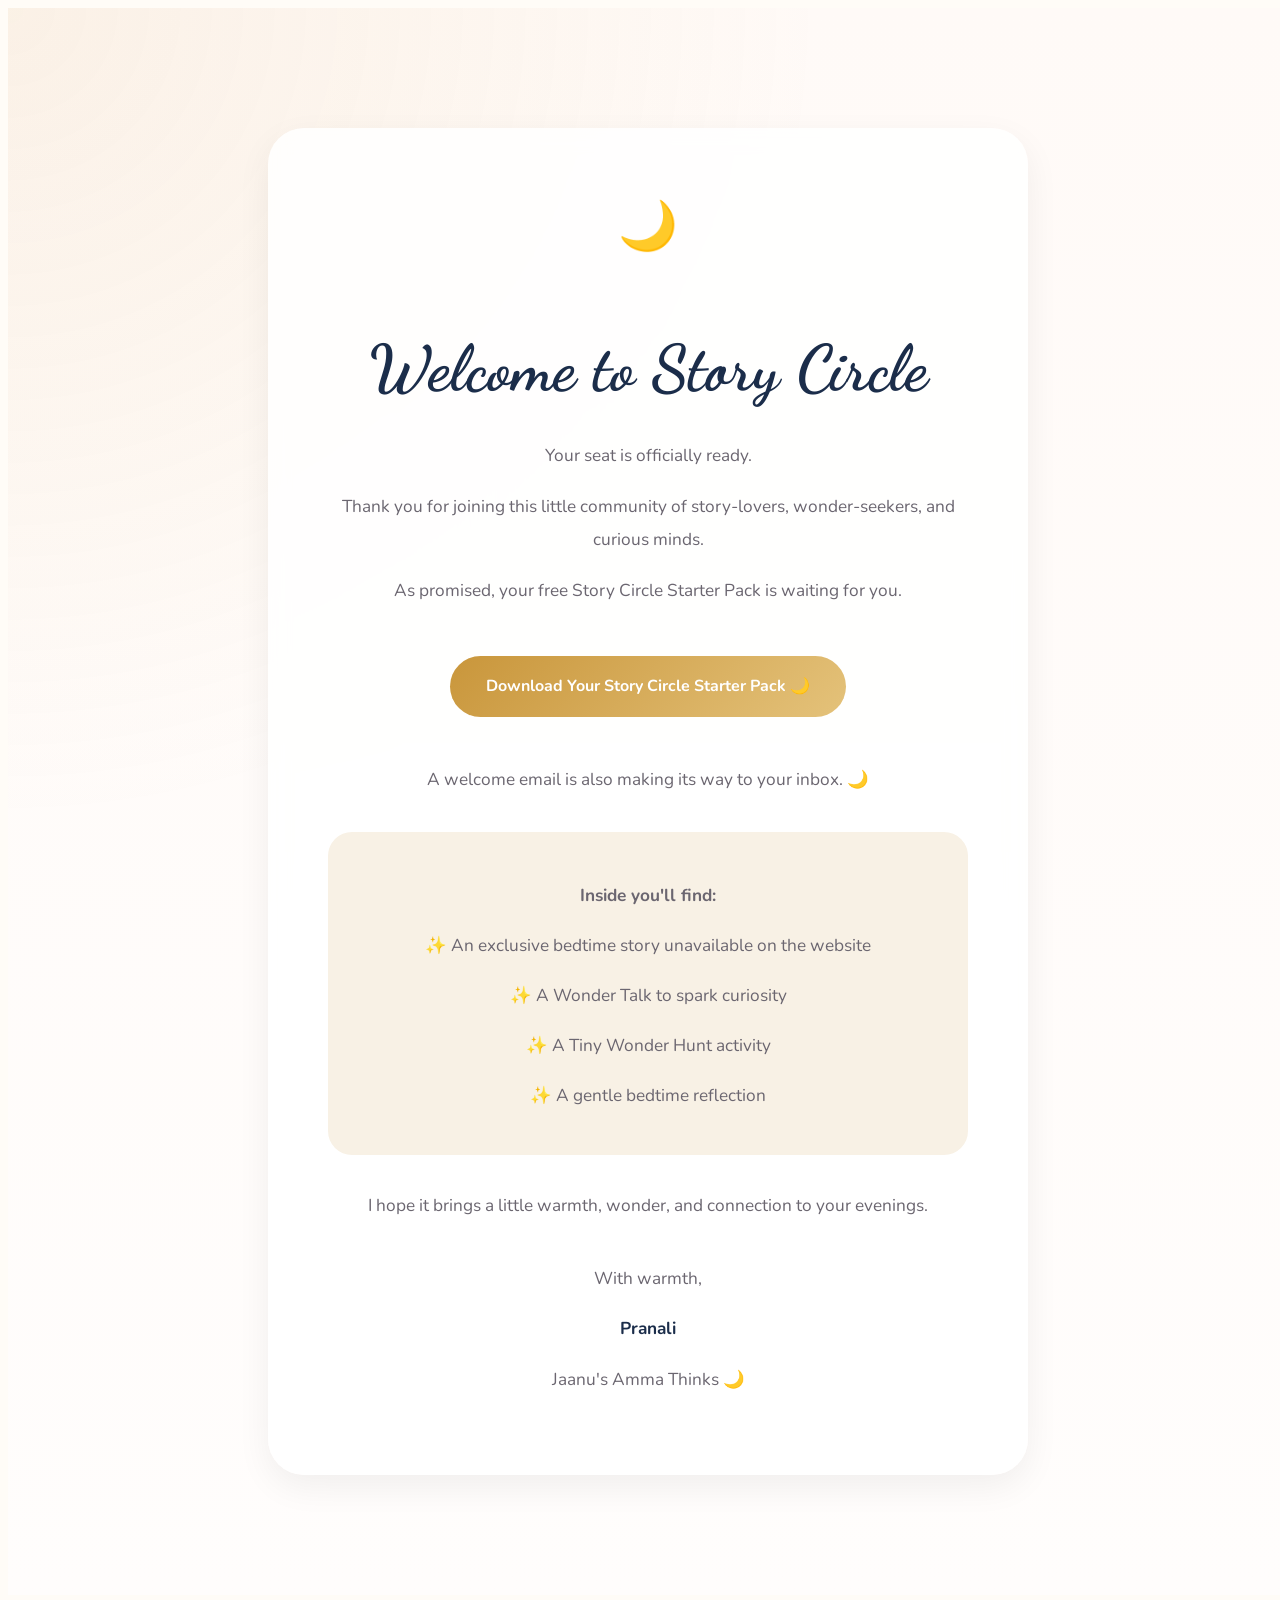
<file: welcome-to-story-circle.html>
<!DOCTYPE html>

<html lang="en">

<head>
<meta charset="UTF-8">
<meta name="viewport" content="width=device-width, initial-scale=1.0">

<title>Welcome to Story Circle | Jaanu's Amma Thinks</title>

<link rel="stylesheet" href="style.css">

<link href="https://fonts.googleapis.com/css2?family=Nunito:wght@400;500;600;700&family=Dancing+Script:wght@500;600;700&display=swap" rel="stylesheet">

<style>

.story-circle-welcome {

    min-height: 100vh;

    display: flex;

    align-items: center;

    justify-content: center;

    padding: 120px 20px;

    background:
        radial-gradient(
            circle at top left,
            rgba(212,162,76,0.10),
            transparent 40%
        ),
        linear-gradient(
            180deg,
            #fffaf7 0%,
            #fffdfc 100%
        );
}

.welcome-card {

    max-width: 760px;

    background: rgba(255,255,255,0.85);

    backdrop-filter: blur(10px);

    border-radius: 36px;

    padding: 60px;

    text-align: center;

    box-shadow: 0 12px 35px rgba(0,0,0,0.06);
}

.welcome-moon {

    font-size: 3rem;

    margin-bottom: 20px;
}

.welcome-card h1 {

    font-family: 'Dancing Script', cursive;

    font-size: 4rem;

    color: #1b2d4a;

    margin-bottom: 20px;
}

.welcome-card p {

    font-family: 'Nunito', sans-serif;

    color: #6b6670;

    line-height: 1.9;

    margin-bottom: 18px;

    font-size: 1.08rem;
}

.download-button {

    display: inline-block;

    margin: 30px 0;

    background: linear-gradient(
        135deg,
        #c9963b,
        #e4c27a
    );

    color: white;

    text-decoration: none;

    padding: 18px 36px;

    border-radius: 999px;

    font-weight: 700;

    transition: all 0.3s ease;
}

.download-button:hover {

    transform: translateY(-3px);
}

.starter-pack-box {

    margin: 35px 0;

    background: #f8f1e5;

    padding: 30px;

    border-radius: 24px;
}

.starter-pack-box p {

    margin-bottom: 12px;
}

.signature {

    margin-top: 40px;
}

.signature strong {

    color: #1b2d4a;
}

@media (max-width: 768px) {

    .welcome-card {

        padding: 35px 25px;
    }

    .welcome-card h1 {

        font-size: 2.8rem;
    }
}

</style>

</head>

<body>

<section class="story-circle-welcome">

<div class="welcome-card">

<div class="welcome-moon">🌙</div>

<h1>Welcome to Story Circle</h1>

<p>
Your seat is officially ready.
</p>

<p>
Thank you for joining this little community of story-lovers, wonder-seekers, and curious minds.
</p>

<p>
As promised, your free Story Circle Starter Pack is waiting for you.
</p>

<a href="/downloads/jaanus-amma-thinks-story-circle-starter-pack.pdf"
class="download-button">
Download Your Story Circle Starter Pack 🌙 </a>

<p>
A welcome email is also making its way to your inbox. 🌙
</p>

<div class="starter-pack-box">

<p><strong>Inside you'll find:</strong></p>

<p>✨ An exclusive bedtime story unavailable on the website</p>

<p>✨ A Wonder Talk to spark curiosity</p>

<p>✨ A Tiny Wonder Hunt activity</p>

<p>✨ A gentle bedtime reflection</p>

</div>

<p>
I hope it brings a little warmth, wonder, and connection to your evenings.
</p>

<div class="signature">

<p>With warmth,</p>

<p><strong>Pranali</strong></p>

<p>Jaanu's Amma Thinks 🌙</p>

</div>

</div>

</section>

</body>

</html>
</file>
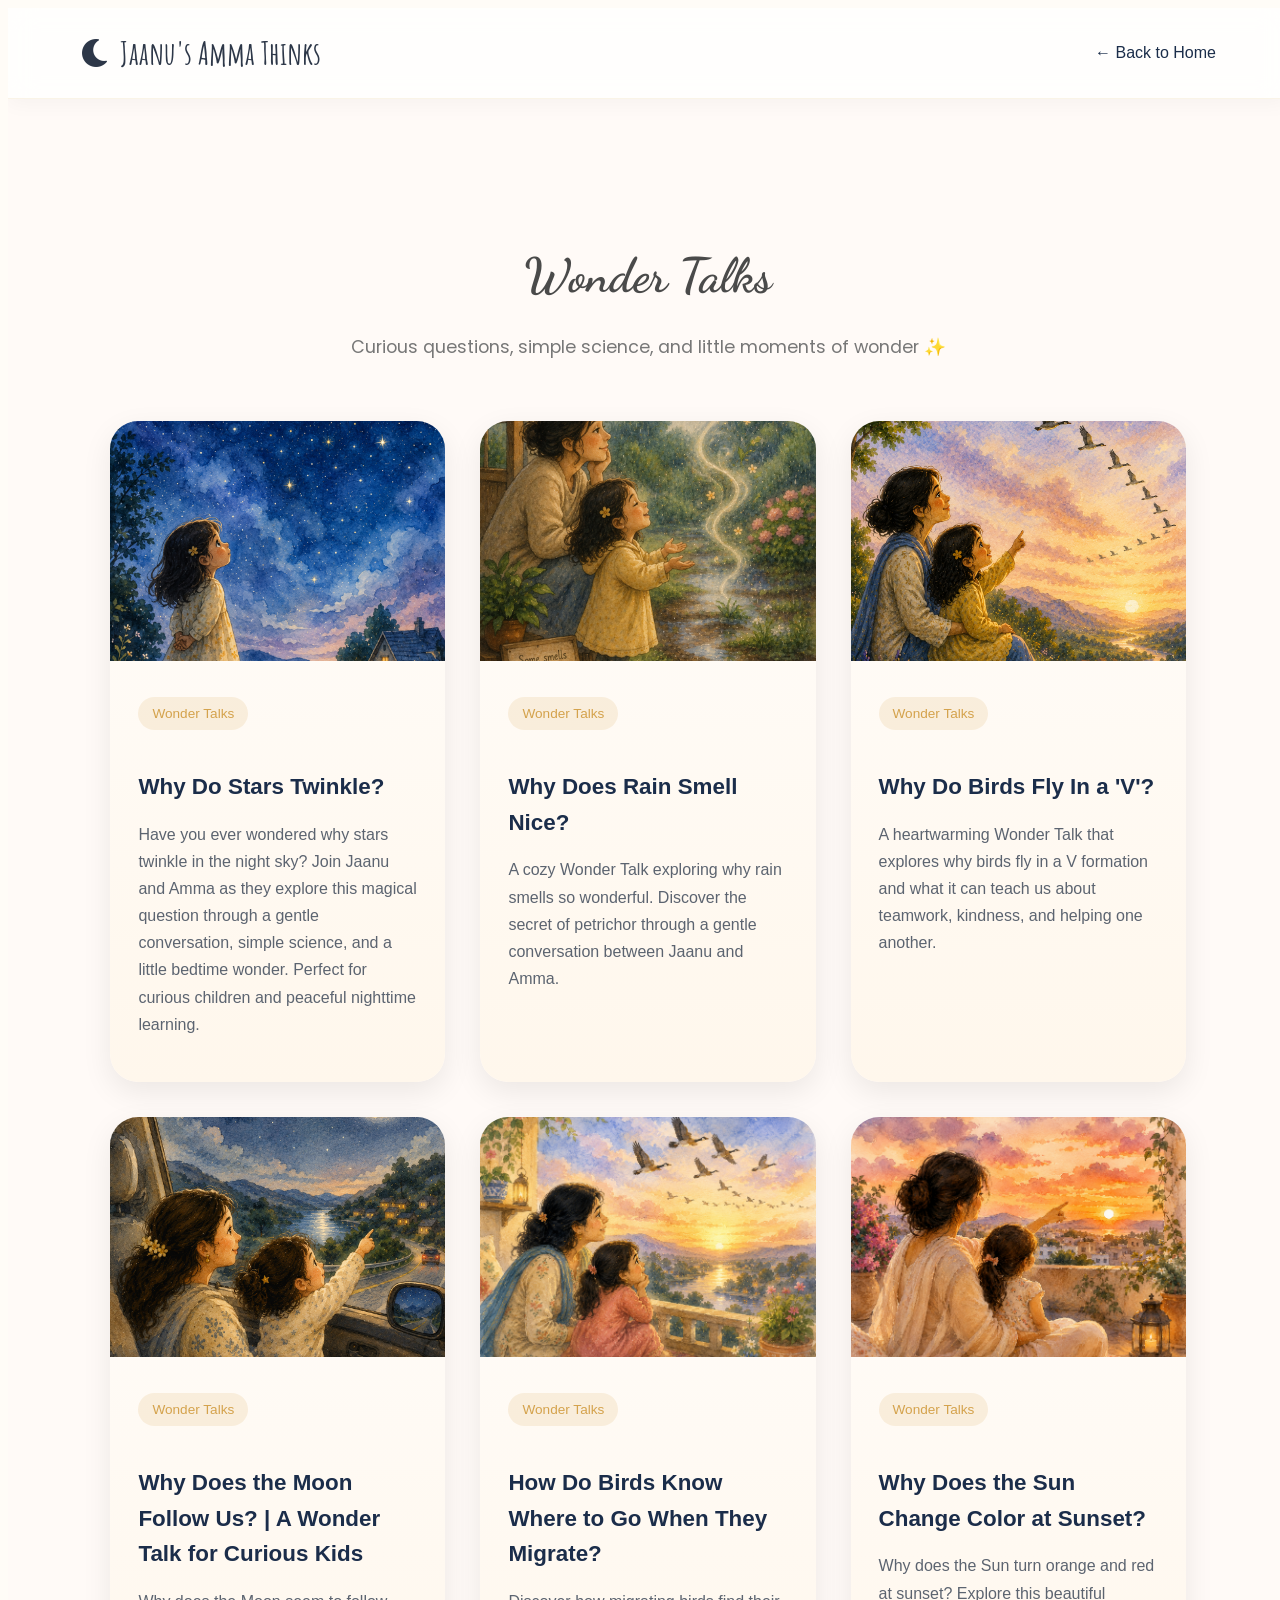
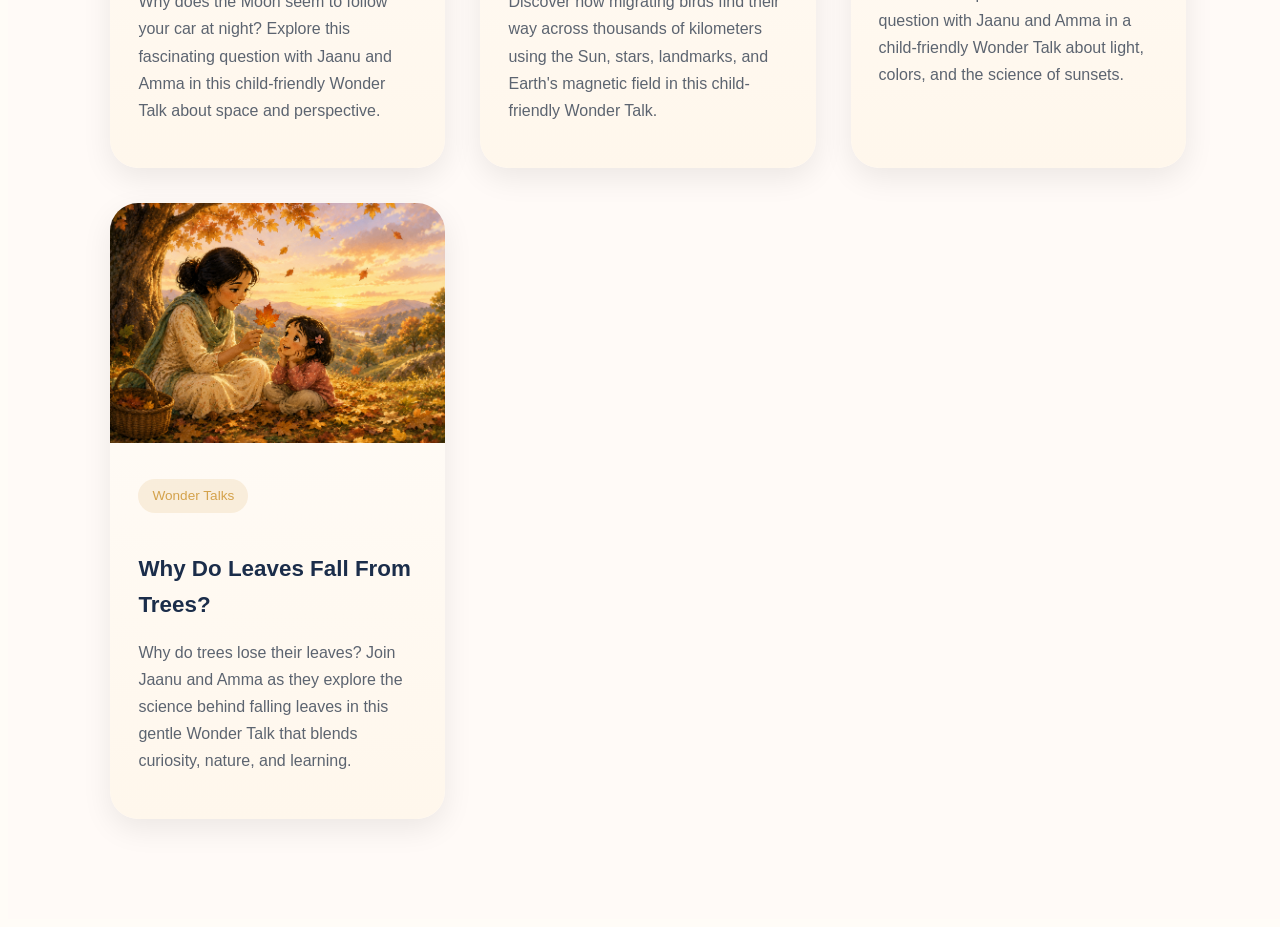
<file: wonder-talks.html>
<!DOCTYPE html>
<html lang="en">

<head>

    <meta charset="UTF-8">
    <meta name="viewport" content="width=device-width, initial-scale=1.0">
    <title>Wonder Talks for Curious Kids | Jaanu's Amma Thinks</title>

<meta name="description" content="Gentle Wonder Talks for curious children. Explore questions about stars, rain, birds, the moon, and everyday wonders through simple science, imagination, and meaningful conversations.">
   
    <link rel="stylesheet" href="style.css">

    <link href="https://fonts.googleapis.com/css2?family=Amatic+SC:wght@400;700&family=Dancing+Script:wght@400;600;700&family=Poppins:wght@300;400;500&display=swap" rel="stylesheet">

    <link rel="stylesheet" href="https://cdnjs.cloudflare.com/ajax/libs/font-awesome/6.0.0/css/all.min.css">
<title>Wonder Talks for Curious Kids | Jaanu's Amma Thinks</title>

<meta name="description" content="Gentle Wonder Talks for curious children. Explore questions about stars, rain, birds, the moon, and everyday wonders through simple science, imagination, and meaningful conversations.">
</head>

<body>

    <!-- Navigation -->
    <nav class="navbar">
        <div class="nav-container">
            <div class="nav-logo">
                <i class="fas fa-moon"></i>
                <span>Jaanu's Amma Thinks</span>
            </div>

           <ul class="nav-menu">
    <li class="nav-item">
        <a href="index.html" class="nav-link">← Back to Home</a>
    </li>
</ul>
            <div class="hamburger">
    <span></span>
    <span></span>
    <span></span>
</div>
        </div>
    </nav>

    <!-- Wonder Talks -->
<section id="blog" class="featured-section">

    <div class="section-header">
       <h2>Wonder Talks</h2>
<p>Curious questions, simple science, and little moments of wonder ✨</p>
    </div>

   <div class="story-grid" id="story-grid">
            </div>
     
</section>
 

<script>

const stories = [
{
    title: "Why Do Stars Twinkle?",

    category: "Wonder Talks",

    description:
        "Have you ever wondered why stars twinkle in the night sky? Join Jaanu and Amma as they explore this magical question through a gentle conversation, simple science, and a little bedtime wonder. Perfect for curious children and peaceful nighttime learning.",
    image: "stars-twinkle.png",

    slug: "why-do-stars-twinkle"
},

     {
    title: "Why Does Rain Smell Nice?",

    category: "Wonder Talks",

    description:
        "A cozy Wonder Talk exploring why rain smells so wonderful. Discover the secret of petrichor through a gentle conversation between Jaanu and Amma.",
    image: "rain-smell.png",

    slug: "why-does-rain-smell-nice"
},

     {
    title: "Why Do Birds Fly In a 'V'?",

    category: "Wonder Talks",

    description:
        "A heartwarming Wonder Talk that explores why birds fly in a V formation and what it can teach us about teamwork, kindness, and helping one another.",
    image: "birds-v.png",

    slug: "why-do-birds-fly-in-a-v"
},


    {
    title: "Why Does the Moon Follow Us? | A Wonder Talk for Curious Kids",

    category: "Wonder Talks",

    description:
        "Why does the Moon seem to follow your car at night? Explore this fascinating question with Jaanu and Amma in this child-friendly Wonder Talk about space and perspective.",
    image: "moon.png",

    slug: "why-does-the-moon-follow-us-or-a-wonder-talk-for-curious-kids"
},

     {
    title: "How Do Birds Know Where to Go When They Migrate?",

    category: "Wonder Talks",

    description:
        "Discover how migrating birds find their way across thousands of kilometers using the Sun, stars, landmarks, and Earth's magnetic field in this child-friendly Wonder Talk.",
    image: "birds-wonder.png",

    slug: "how-do-birds-know-where-to-go-when-they-migrate-or-a-wonder-talk-for-curious-kids"
},

     {
    title: "Why Does the Sun Change Color at Sunset?",

    category: "Wonder Talks",

    description:
        "Why does the Sun turn orange and red at sunset? Explore this beautiful question with Jaanu and Amma in a child-friendly Wonder Talk about light, colors, and the science of sunsets.",
    image: "sunset.png",

    slug: "why-does-the-sun-change-color-at-sunset-or-a-wonder-talk-for-curious-kids"
},

    {
    title: "Why Do Leaves Fall From Trees?",

    category: "Wonder Talks",

    description:
        "Why do trees lose their leaves? Join Jaanu and Amma as they explore the science behind falling leaves in this gentle Wonder Talk that blends curiosity, nature, and learning.",
    image: "leaves-fall.png",

    slug: "why-do-leaves-fall-from-trees-or-a-wonder-talk-for-curious-kids"
}
];

const storyGrid = document.getElementById("story-grid");

stories
.filter(story => story.category === "Wonder Talks")
.forEach(story => {

    storyGrid.innerHTML += `

        <a href="blog/story.html?id=${story.slug}" class="story-card">

                <img src="${story.image}" alt="${story.title}">

            <div class="story-content">

                <span class="story-category">
                    ${story.category}
                </span>

                <h3>${story.title}</h3>

                <p>${story.description}</p>

            </div>

        </a>

    `;

});

</script>

</body>
</html>
</file>
<file: style.css>
# Full `style.css` Code

Copy everything below and paste it into your `style.css` file in GitHub.

```css
* {
    margin: 0;
    padding: 0;
    box-sizing: border-box;
}

*,
*::before,
*::after {
    box-sizing: border-box;
}

html,
body {
    width: 100%;
    max-width: 100%;
    overflow-x: hidden;
}

:root {

    --midnight: #11243d;

    --navy: #1b2d4a;

    --gold: #d4a24c;

    --soft-gold: #e6c98d;

    --cream: #fffdf9;

    --warm-white: #fffaf5;

    --text-dark: #3f3b36;

    --text-light: #746e68;

    --shadow:
    0 4px 12px rgba(0,0,0,0.15);

--shadow-hover:
    0 10px 24px rgba(0,0,0,0.22);
}

body {
   font-family: 'Nunito', sans-serif;
    line-height: 1.6;
    color: var(--text-dark);
    overflow-x: hidden;
    min-height: 100vh;
    background: #fffcf7;
}

/* Navigation */
.navbar {
    position: fixed;
    top: 0;
    width: 100%;
    background: rgba(255,253,249,0.94);
    backdrop-filter: blur(14px);
    border-bottom: 1px solid rgba(212,162,76,0.12);
    z-index: 1000;
    padding: 1rem 0;
    box-shadow: 0 2px 15px rgba(0,0,0,0.05);
}

.nav-container {
    max-width: 1200px;
    margin: 0 auto;
    padding: 0 2rem;
    display: flex;
    justify-content: space-between;
    align-items: center;
}

.nav-logo {

    font-family: 'Amatic SC', cursive;

    font-size: 2rem;

    font-weight: 700;

     color: #2d3748;

    display: flex;

    align-items: center;

    gap: 0.5rem;

}

.nav-logo img {
    height: 65px;
    width: auto;
    display: block;
}

.nav-menu {
    display: flex;
    list-style: none;
    gap: 2rem;
}

.nav-link {
    text-decoration: none;
    color: var(--navy);
    font-weight: 500;
    transition: all 0.3s ease;
    position: relative;
}

.nav-link:hover {
    color: var(--gold);
    transform: translateY(-2px);
}

.nav-link::after {
    content: '';
    position: absolute;
    width: 0;
    height: 2px;
    bottom: -5px;
    left: 0;
    background: #d4a24c;
    transition: width 0.3s ease;
}

.nav-link:hover::after {
    width: 100%;
}

/* Hero Section */

.hero {
    min-height: 100vh;

    display: flex;
    align-items: center;
 
    padding: 120px 8% 80px; 
   

    position: relative;

    overflow: hidden;

    background-image:
        url("new-hero.png");

    background-size: cover;
    background-position: center 22%;
    background-repeat: no-repeat;

     transition: all 0.5s ease;
}

.hero-content {
    max-width: 520px;

    position: relative;
    z-index: 2;
  
}

.hero-text {
    position: relative;
    z-index: 2;
}

.hero-title {

    font-family: 'Dancing Script', cursive;

    font-size: clamp(3.8rem, 6vw, 5.8rem);

    line-height: 1.05;

    color: #e2c07a;

    margin-bottom: 1rem;

    letter-spacing: 0.5px;

    text-shadow:

        0 1px 0 rgba(255,255,255,0.35),

        0 2px 0 rgba(220,180,100,0.6),

        0 4px 10px rgba(0,0,0,0.25),

        0 8px 25px rgba(0,0,0,0.18);

    -webkit-text-stroke: 1px rgba(110,70,20,0.25);

}

.hero-subtitle {

    font-size: 1.15rem;

    line-height: 1.9;

    color: #fff8ee;

    font-weight: 500;

    text-shadow:

        0 2px 6px rgba(0,0,0,0.45),

        0 4px 12px rgba(0,0,0,0.20);

}

.hero-content {

    position: relative;

    z-index: 2;
}

.hero-content::before {
    content: "";
    position: absolute;
    width: 100%; /* Changed from 500px to perfectly match your block */
    height: 100%; /* Changed from 500px */
    left: 0; /* Changed from -120px to prevent the rightward push */
    top: 0; /* Changed from -120px */
    background: radial-gradient(rgba(10,20,40,0.32), transparent 70%);
    z-index: -1;
    pointer-events: none;
}


.hero-divider {

    display: flex;

    align-items: center;

    justify-content: center;

    gap: 16px;

    margin: 18px 0 28px;

    color: #d4a24c;

    font-size: 1.6rem;

    text-shadow:
        0 2px 8px rgba(0,0,0,0.25);
}

.hero-divider::before,
.hero-divider::after {

    content: "";

    width: 70px;

    height: 2px;

    background:
        linear-gradient(
            to right,
            transparent,
            #d4a24c,
            transparent
        );
}

.hero-image {
    position: relative;
    z-index: 1;
}

.hero-image img {
    width: 100%;
    display: block;
}

.hero::before {

    content: "";

    position: absolute;

    inset: 0;
/*
    background:
    linear-gradient(
        to right,
        rgba(12,20,40,0.30),
        rgba(12,20,40,0.20),
        rgba(12,20,40,0)
    );
*/
    z-index: 1;
}

.hero-buttons {
    display: flex;
    gap: 1.5rem;
    justify-content: center;
    flex-wrap: wrap;
}

.btn {
    padding: 1rem 2.5rem;
    border: none;
    border-radius: 50px;
    font-size: 1.1rem;
    font-weight: 500;
    text-decoration: none;
    transition: all 0.3s ease;
    cursor: pointer;
    display: inline-block;
    font-family: inherit;
}

.btn-primary {
    background: linear-gradient(
        135deg,
        #c9963b,
        #e4c27a
    );

    color: white;
    box-shadow: 
        var(--shadow),
    inset 0 1px 0 rgba(255,255,255,0.25);
}

.btn-primary:hover {
    transform: translateY(-3px);
    box-shadow: var(--shadow-hover);
}

.btn-secondary {

    background: rgba(27,45,74,0.35);

    color: white;

    border: 2px solid rgba(212,162,76,0.65);

    text-shadow: 0 2px 8px rgba(0,0,0,0.35);
}

.btn-secondary:hover {
   background: #d4a24c; 
    color: white;
    transform: translateY(-3px);
     box-shadow:
        0 10px 24px rgba(0,0,0,0.22),
        inset 0 1px 0 rgba(255,255,255,0.25);
}

/* Featured Stories Section */

.featured-section {
    padding: 100px 8%;
    background: #fffaf7;
}

.section-header {
    text-align: center;
    margin-bottom: 60px;
}

.section-header h2 {
    font-size: 3rem;
    color: #4a4a4a;
    margin-bottom: 15px;
    font-family: 'Dancing Script', cursive;
}

.section-header p {
    color: #777;
    font-size: 1.1rem;
    font-family: 'Poppins', sans-serif;
}

.story-grid {
    display: grid;
    grid-template-columns: repeat(auto-fit, minmax(280px, 1fr));
    gap: 35px;
}

.story-card {
  background:
linear-gradient(
180deg,
#fffdfb,
#fff7ec
);
    backdrop-filter: blur(10px);
    border-radius: 28px;
    overflow: hidden;
    box-shadow: 0 10px 30px rgba(0,0,0,0.08);
    transition: all 0.3s ease;
    text-decoration: none;

    max-width: 380px;
margin: 0 auto;
}

.story-card:hover {
    transform: translateY(-10px);
    box-shadow: 0 20px 40px rgba(0,0,0,0.12);
}

.story-card img {
    width: 100%;
    height: 240px;
    object-fit: cover;
}

.story-content {
    padding: 28px;
}

.story-category {

    display: inline-block;

    background: rgba(212,162,76,0.15);

    color: #d4a24c;

    padding: 6px 14px;

    border-radius: 30px;

    font-size: 0.85rem;

    margin-bottom: 16px;

    font-family: inherit;

}

.story-content h3 {

    font-size: 1.4rem;

    color: #1b2d4a;

    margin-bottom: 12px;

}

.story-content p {

    color: #5c6470;

    line-height: 1.7;

}

/* Featured Story Cards Animation */

.story-card {
    transition: all 0.35s ease;
    cursor: pointer;
}

.story-card:hover {
    transform: translateY(-10px);
    box-shadow: 0 15px 35px rgba(0,0,0,0.12);
}

.story-card img {
    transition: transform 0.4s ease;
}

.story-card:hover img {
    transform: scale(1.05);
}

.story-image {
    overflow: hidden;
}

.category-card {
    text-decoration: none;
    color: inherit;
}

/* Premium Navbar */

.navbar {
    position: sticky;
    top: 0;
    z-index: 1000;

    background: rgba(255, 255, 255, 0.75);
    backdrop-filter: blur(14px);

    box-shadow: 0 4px 20px rgba(0,0,0,0.04);
}

.nav-link {
    position: relative;
    transition: all 0.3s ease;
}

.nav-link:hover {
    color: var(--gold);
}

.nav-link::after {
    content: "";

    position: absolute;
    left: 0;
    bottom: -6px;

    width: 0%;
    height: 2px;

    background:  var(--gold);

    transition: width 0.3s ease;
}

.nav-link:hover::after {
    width: 100%;
}

/* Categories Section */

.categories-section {
    padding: 70px 8%;
    background: #fffdf9;
}

.categories-grid {
    margin-top: 50px;

    display: grid;
    grid-template-columns: repeat(auto-fit, minmax(220px, 1fr));
    gap: 30px;
}

.category-card {

    backdrop-filter: blur(10px);

    padding: 32px 22px;

    border-radius: 24px;

    text-align: center;

    box-shadow: 0 10px 30px rgba(0,0,0,0.06);

    transition: all 0.3s ease;

}

.categories-grid .category-card:nth-child(1) {
    background: #fdf2dc;
}

.categories-grid .category-card:nth-child(2) {
    background: #eef5ff;
}

.categories-grid .category-card:nth-child(3) {
    background: #f3fff2;
}

.categories-grid .category-card:nth-child(4) {
    background: #efe5fb;
}

.categories-grid .category-card:nth-child(5) {
    background: #EFE2C8;
}

.category-card:hover {
    transform: translateY(-8px);

    box-shadow: 0 18px 35px rgba(0,0,0,0.1);
}

.category-card span {
    font-size: 2.5rem;

    display: block;

    margin-bottom: 18px;
}

.category-card h3 {

    color: #1b2d4a;

    font-size: 1.2rem;

}

.category-card {
    min-height: 220px;
}

/* Wave Divider */

.wave-divider {
    position: absolute;
    bottom: 0;
    left: 0;

    width: 100%;
    overflow: hidden;
    line-height: 0;
}

.wave-divider svg {
    display: block;
    width: 100%;
    height: 120px;
}

.wave-divider path {
    fill: #fffdf9;
}

.hero {
    position: relative;
}

.hamburger {
    display: none;
}

/* =========================================
   FINAL MOBILE RESPONSIVE FIX
========================================= */

@media (max-width: 768px) {

    body {
        overflow-x: hidden;
    }
.story-grid {

    display: flex !important;

    flex-direction: column !important;

    align-items: center !important;

    justify-content: center !important;

    width: 100% !important;
}

.story-card {

    width: 90% !important;

    max-width: 360px !important;

    margin-left: auto !important;

    margin-right: auto !important;
}
    
    /* Navbar */

    .navbar {
        padding: 14px 0;
    }

  .nav-container {

    flex-direction: row;

    justify-content: space-between;

    align-items: center;

    padding: 0 10px;
  }

.nav-menu {

    display: none;

    flex-direction: column;

    position: absolute;

    top: 100%;

    left: 0;

    width: 100%;

    background: rgba(255,253,249,0.98);

    backdrop-filter: blur(14px);

    padding: 20px;

    box-shadow: 0 10px 30px rgba(0,0,0,0.08);

    gap: 20px;

    text-align: center;
}

    .nav-menu.active {
    display: flex;
    }

    .hamburger {

    display: flex;

    flex-direction: column;

    gap: 5px;

    cursor: pointer;

    padding-right: 0;
    margin-left: 10px;
    }

    .hamburger span {

    width: 26px;

    height: 3px;

    background: var(--navy);

    border-radius: 10px;

    transition: 0.3s;
    }

    .hamburger {
    display: flex;
    }
    .nav-logo {
        font-size: 1.45rem;
        text-align: center;
        gap: 8px;
        margin-left: 8px;
        flex: 1;
    min-width: 0;
    overflow: hidden;
    }

    .nav-logo span {
        white-space: nowrap;
        font-size: 1.15rem;
        overflow: hidden;
    text-overflow: ellipsis;
    }

    .nav-logo i {
        font-size: 1.3rem;
    }



    .nav-logo img {
    height: 50px;
    }
    
.hamburger {
    flex-shrink: 0;
}

    /* Hero */

   .hero {

    min-height: auto;

    width: 100%;

    padding: 0 0 80px;

    background-image: url("mobile-hero-fresh.png");

    background-size: cover;

    background-position: center 10%;

    background-repeat: no-repeat;

    background-color: #fff8f5;

    text-align: center;

    overflow: hidden;

    box-sizing: border-box;
   }

    .hero::before {
        display: none;
    }

   .hero-content {
    max-width: 100%;

    padding-top: 60px;
    padding-left: 27px;
    padding-right: 27px;
    padding-bottom: 27px;
    position: relative;
    z-index: 2;
  
}


    .hero-title {

        font-size:  35px;

        max-width: 280px;
margin: 30px auto 1.2rem;
    text-align: center;
        line-height: 1.08;

        color: #e2c07a;

        text-shadow:

            0 1px 0 rgba(255,255,255,0.35),

            0 2px 0 rgba(220,180,100,0.6),

            0 4px 10px rgba(0,0,0,0.25),

            0 8px 25px rgba(0,0,0,0.18);

        -webkit-text-stroke:
            1px rgba(110,70,20,0.25);

    }

    .hero-subtitle {
    color: white;
text-align: left;
    width: 100%;
    max-width: 300px;
        margin-top: 60px; 
    font-size: 1rem;
    line-height: 1.7;

    padding: 0 30px 20px;

    box-sizing: border-box;

    overflow-wrap: break-word;
    word-wrap: break-word;

    text-shadow:
        0 2px 6px rgba(0,0,0,0.55),
        0 4px 12px rgba(0,0,0,0.35);
    }


    .hero-divider {
    width: 100%;
    overflow: hidden;
    }

    body,
html {
    overflow-x: hidden;
    width: 100%;
}
    
    /* Buttons */

    .hero-buttons {
padding-bottom: 30px;
        flex-direction: column;

        align-items: center;

         width: 100%;

        max-width: 340px;

        margin: 0 auto;
        margin-top: 60px;

        gap: 12px;
    }

    .btn {

        width: 100%;

        box-sizing: border-box;

        max-width: 100%;

        padding: 16px 24px;

       font-size: 1.1rem; 
    }

    .btn-secondary {
    margin-bottom: 30px;
}

    /* Sections */

    .featured-section,
    .categories-section {

        padding: 65px 7%;
    }

    .section-header h2 {
        font-size: 2.5rem;
    }

    .story-grid,
    .categories-grid {
        gap: 24px;
    }

    .wave-divider svg {
        height: 70px;
    }

     .hero-divider {

        justify-content: center;

        margin: 14px auto 22px;

    }
}

/* =========================================
   ABOUT SECTION
========================================= */

.about-section {
    padding: 120px 8%;

    background:
        radial-gradient(circle at top left,
        rgba(212,162,76,0.10),
        transparent 40%),

        linear-gradient(
        180deg,
        #fffaf7 0%,
        #fffdfc 100%);

    position: relative;

    overflow: hidden;
}

.about-container {
    max-width: 1200px;

    margin: 0 auto;

    display: grid;
    grid-template-columns: 0.95fr 1fr;

    gap: 90px;

    align-items: center;
}

.about-image {
    position: relative;
}

.about-image::before {

    content: "";



    position: absolute;



    width: 85%;

    height: 85%;



    background: rgba(212,162,76,0.18) ;



    filter: blur(60px);



    border-radius: 50%;



    top: 50%;

    left: 50%;



    transform: translate(-50%, -50%);



    z-index: 1;

}

.about-image img {
    width: 100%;

    border-radius: 34px;

    position: relative;
    z-index: 2;

    box-shadow: 0 18px 45px rgba(0,0,0,0.08);

    transition: all 0.4s ease;
}

.about-image img:hover {
    transform: translateY(-8px);
}

.about-text {
    position: relative;
    z-index: 2;
}

.about-tag {

    display: inline-block;

    background: rgba(212,162,76,0.12);

    color: #d4a24c;

    padding: 10px 20px;

    border-radius: 999px;

    font-size: 1rem;

    letter-spacing: 1px;

    text-transform: uppercase;

    font-weight: 500;

    margin-bottom: 24px;

    backdrop-filter: blur(8px);

}

.about-text h2 {
    font-size: 4rem;

    line-height: 1.12;

    margin-bottom: 30px;

    font-family: 'Dancing Script', cursive;

    color: #4d4b4f;
}

.about-text p {
    font-size: 1.1rem;

    line-height: 1.95;

    color: #6b6670;

    margin-bottom: 24px;

    max-width: 580px;
}

.about-text .btn {
    margin-top: 10px;
}


/* =========================================
   ABOUT MOBILE
========================================= */

@media (max-width: 768px) {

    .about-section {
        padding: 80px 7%;
    }

    .about-container {
        grid-template-columns: 1fr;

        gap: 50px;
    }

    .about-text {
        text-align: center;
    }

    .about-text h2 {
        font-size: 2.8rem;
    }

    .about-text p {
        font-size: 1rem;

        max-width: 100%;
    }

    .about-image img {
        border-radius: 28px;
    }
}

/* =========================================
   STORY PAGE
========================================= */

.story-page {

    padding: 90px 8% 100px;

   background:

    radial-gradient(
        circle at top left,
        rgba(212,162,76,0.10),
        transparent 35%
    ),

    radial-gradient(
        circle at top right,
        rgba(27,45,74,0.06),
        transparent 32%
    ),

    linear-gradient(
        180deg,
        #fffaf7 0%,
        #fffdfb 45%,
        #fffdfc 100%
    );

    position: relative;

    overflow: hidden;

    isolation: isolate;
}

.story-page::before {

    content: "";

    position: absolute;

    inset: 0;

    background:
        radial-gradient(
            rgba(255,255,255,0.9) 1.5px,
            transparent 1.5px
        );

    background-size: 120px 120px;

    opacity: 0.55;

    pointer-events: none;
}

.story-page::after {

    content: "";

    position: absolute;

    width: 700px;

    height: 700px;


    background:
        radial-gradient(
            rgba(212,162,76,0.12),
            transparent 70%
        );

    top: -200px;

    right: -180px;

    z-index: -1;

    filter: blur(30px);

    pointer-events: none;

}

.story-container {

    max-width: 800px;

    margin: 0 auto;

    text-align: center;
}

.story-tag {

    display: inline-block;

   background: rgba(212,162,76,0.12);
color: #d4a24c;

    padding: 10px 20px;

    border-radius: 999px;

    font-size: 1rem;

    letter-spacing: 1px;

    text-transform: uppercase;

    margin-bottom: 24px;

    backdrop-filter: blur(8px);
}

.story-title {

    font-family: 'Dancing Script', cursive;

    font-size: 5rem;

    line-height: 1.1;

    color: #1b2d4a;

    margin-bottom: 28px;

    position: relative;

    z-index: 2;

    text-shadow:
        0 0 25px rgba(255,255,255,0.65);
}

.story-intro {

    font-size: 1.3rem;

    line-height: 1.8;

    color: #5c6470;

    max-width: 750px;

    margin: 0 auto;

    padding: 0 20px;
}

.story-hero-image {

    position: relative;
}

.story-hero-image::before {

    content: "";

    position: absolute;

    width: 80%;
    height: 80%;

    background:
        radial-gradient(
           rgba(212,162,76,0.18),
            transparent 70%
        );

    top: 10%;
    left: 10%;

    filter: blur(40px);

    z-index: -1;
}

/* =========================================
   STORY PAGE MOBILE
========================================= */

@media (max-width: 768px) {

    .story-page {

        padding: 130px 6% 80px;
    }

    .story-title {

        font-size: 3rem;
    }

    .story-intro {

        font-size: 1.05rem;
    }
}

.story-hero-image {

    margin-top: 60px;
}

.story-hero-image img {

    width: 100%;

    max-width: 760px;

    border-radius: 32px;

    box-shadow:
        0 20px 60px rgba(255, 200, 220, 0.25);

    display: block;

    margin: 0 auto;
}

/* =========================================
   STORY BODY
========================================= */
.story-body {

    font-size: 1.05rem;

    line-height: 1.9;

    color: #5f5a67;

    font-family: 'Nunito', sans-serif;
    margin-top: 2rem;

    text-align: left;

}

.story-body p {

    margin-bottom: 1.8rem;

    max-width: 700px;

    margin-left: auto;

    margin-right: auto;

    padding: 0 24px;

}

@media (max-width: 768px) {

    .story-body {

        font-size: 1rem;

        line-height: 1.8;

    }

}

.story-body h1,
.story-body h2,
.story-body h3 {

    font-family: 'Dancing Script', cursive;

    color: #5c5661;

    margin-bottom: 2rem;
}

.story-body strong {

    color: #d4a24c;
}

.story-body::first-letter {

    font-size: 3rem;

    font-family: 'Dancing Script', cursive;

    color: #d4a24c;

    float: left;

    line-height: 1;

    padding-right: 0.4rem;
}

/* =========================================
   LITTLE REFLECTION
========================================= */

.little-reflection {

    max-width: 680px;

    margin: 4rem auto 3rem;

    padding: 2.5rem;

    background: #F8F1E5;

    border-radius: 28px;

    text-align: center;

    box-shadow: 0 10px 30px rgba(226, 170, 190, 0.15);

    backdrop-filter: blur(6px);
}

.little-reflection h3 {

    font-family: 'Dancing Script', cursive;

    font-size: 2.2rem;

    color: #1b2d4a;;

    margin-bottom: 1rem;
}

.little-reflection p {

    font-size: 1.1rem;

    line-height: 2;

    color: #5f5a67;

    margin-bottom: 1.5rem;

    max-width: 650px;

    margin-left: auto;

    margin-right: auto;

}

.reflection-ending {

    font-family: 'Dancing Script', cursive;

    font-size: 2rem;

    font-weight: 600;

    color: #d4a24c;;

    text-align: center;

    line-height: 1.6;

    margin-top: 3rem;

}



@media (max-width: 768px) {

    .little-reflection h3 {

        font-size: 1.9rem;

        line-height: 1.5;

    }

    .little-reflection p {

        font-size: 1rem;

        line-height: 1.9;

    }

}

/* =========================================
CONTACT SECTION
========================================= */

.contact-section {

```
padding: 120px 8%;

background:
    radial-gradient(
        circle at top right,
        rgba(212,162,76,0.08),
        transparent 35%
    ),
    linear-gradient(
        180deg,
        #fffdfc 0%,
        #fff8f5 100%
    );
```

}

.contact-container {

```
max-width: 900px;

margin: 0 auto;

text-align: center;
```

}

.contact-content {

```
background: rgba(255,255,255,0.72);

backdrop-filter: blur(10px);

border-radius: 36px;

padding: 60px;

box-shadow: 0 12px 35px rgba(0,0,0,0.06);
```

}

.contact-intro {

```
font-size: 1.35rem;

color: #5f5966;

margin-bottom: 25px;

font-weight: 500;
```

}

.contact-content p {

```
color: #6b6670;

line-height: 2;

margin-bottom: 22px;
```

}

.contact-cards {

```
display: grid;

grid-template-columns: repeat(auto-fit, minmax(280px, 1fr));

gap: 25px;

margin: 50px 0;
```

}

.contact-card {

```
background: rgba(255,253,249,0.92);

border-radius: 24px;

padding: 30px;

box-shadow: 0 10px 25px rgba(0,0,0,0.05);

transition: all 0.3s ease;
```

}

.contact-card:hover {

```
transform: translateY(-6px);

box-shadow: 0 16px 30px rgba(0,0,0,0.08);
```

}

.contact-card h3 {

```
margin-bottom: 16px;

color: #4d4b4f;
```

}

.contact-card p {

```
margin-bottom: 18px;

font-size: 0.95rem;
```

}

.contact-card a {

```
color: #d97f97;

text-decoration: none;

font-weight: 600;

word-break: break-word;
```

}

.contact-card a:hover {

```
color: #c96b86;
```

}

.contact-signoff {

```
margin-top: 40px;

font-style: italic;

    max-width: 700px;

margin: 0 auto;

text-align: center;

line-height: 2.1;
```

}

.contact-signoff strong {

color: var(--navy);

font-size: 1.15rem;

    display: block;
    margin: 12px 0;
}

.contact-tag {

display: inline-block;

padding: 10px 22px;

border-radius: 999px;

background: #fff3dd;

color: #d4a24c;

font-size: 0.9rem;

font-weight: 600;

letter-spacing: 1px;

margin-bottom: 22px;

text-transform: uppercase;
}

.story-card-contact {
    background: #f8f0df;
}

.collaboration-card {
    background: #e9eef8;
}

.instagram-card {
    background: #f0e8f8;
}

.contact-card a {

display: inline-block;

margin-top: 18px;

padding: 12px 28px;

border-radius: 999px;

background: linear-gradient(
135deg,
#d4a24c,
#e6c98d
);

color: white !important;

text-decoration: none;

font-weight: 600;

transition: all 0.3s ease;
}

.contact-card a:hover {

transform: translateY(-3px);

box-shadow: 0 8px 20px rgba(0,0,0,0.12);
}

.contact-divider {

margin: 50px 0 35px;

text-align: center;

color: #d4a24c;

font-size: 1.2rem;

letter-spacing: 10px;
}

@media (max-width: 768px) {

```
.contact-section {

    padding: 80px 7%;
}

.contact-content {

    padding: 35px 25px;
}

.contact-intro {

    font-size: 1.15rem;
}
}
/* =========================================
FOOTER SECTION
========================================= */
    
 .footer {
    background:  #0f2347;
    padding: 70px 20px 50px;
    text-align: center;
    border-top: 1px solid rgba(212,173,96,0.25);
}

.footer-content {
    max-width: 700px;
    margin: 0 auto;
}

.footer img {
    width: 90px;
    height: auto;
    margin-bottom: 20px;
}

.footer h3 {
    font-family: 'Dancing Script', cursive;
    font-size: 3rem;
    color: #d4ad60;
    margin-bottom: 20px;
    font-weight: 600;
}

.footer-tagline {
    color: rgba(255,255,255,0.85);
    line-height: 1.8;
    max-width: 550px;
    margin: 0 auto 30px;
}

.footer-links {
    display: flex;
    justify-content: center;
    gap: 30px;
    flex-wrap: wrap;
    margin-bottom: 25px;
}

.footer-links a {
    text-decoration: none;
    color:  #f3e5c3;
    font-weight: 600;
}

.footer-links a:hover {
    color: #d4ad60;
}

.footer-instagram {
    display: inline-block;
    background: #d4ad60;
    color: #0f2347;
    text-decoration: none;
    padding: 12px 26px;
    border-radius: 999px;
    font-weight: 600;
    margin-bottom: 30px;
}

.footer-divider {
    color: #d4ad60;
    font-size: 1.2rem;
    letter-spacing: 8px;
    margin-bottom: 30px;
}

.footer-closing {
    font-style: italic;
    color: rgba(255,255,255,0.85);
    margin-bottom: 15px;
}

.footer-copy {
    color: rgba(255,255,255,0.6);
    font-size: 0.9rem;
}

html,
body {
    overflow-x: hidden !important;
    width: 100%;
}

body {
    position: relative;
}

/*BOOKSHELF SECTION*/

.bookshelf {
    padding: 100px 0;
    background: 
       linear-gradient(
            180deg,
            #fffdf8 0%,
            #f8f2e8 100%
        );  
    position: relative;
}

.bookshelf .section-header {
    text-align: center;
    max-width: 700px;
    margin: 0 auto;
}

.bookshelf h2 {
    color: #1f2f55;
}

.bookshelf-tag {

    display: inline-block;

    background: rgba(212,162,76,0.12);

    color: #d4a24c;

    padding: 10px 22px;

    border-radius: 999px;

    font-size: 0.9rem;

    letter-spacing: 1px;

    font-weight: 600;

    margin-bottom: 22px;

    text-transform: uppercase;
}

.bookshelf-grid {

    max-width: 850px;

    margin: 70px auto 0;

    display: flex;

    flex-direction: column;

    gap: 50px;
}

.book-card {
display: flex;
align-items: center;
gap: 50px;
    background:
        linear-gradient(
            180deg,
            #fffdfb,
            #fdf7ee
        );

    padding: 32px;

    border-radius: 32px;

    text-align: center;

    box-shadow:
        0 12px 35px rgba(0,0,0,0.06);

    position: relative;

    overflow: hidden;
}

.book-card::before {

    content: "✦";

    position: absolute;

    top: 20px;
    right: 24px;

    color: rgba(212,162,76,0.25);

    font-size: 1.5rem;
}

.book-card img {

    width: 280px;
height: auto;
    max-width: 100%;

    border-radius: 18px;

    margin-bottom: 28px;

    box-shadow:
        0 12px 28px rgba(0,0,0,0.12);
}

.book-card h3 {

    color: #1b2d4a;

    font-size: 2rem;

    margin-bottom: 16px;

    font-family: 'Dancing Script', cursive;
}

.book-card p {

    max-width: 520px;

    margin: 0 auto 24px;

    color: #6b6670;

    line-height: 1.9;
}

.coming-soon {

    display: inline-block;

    background: #fff3dd;

    color: #d4a24c;

    padding: 10px 20px;

    border-radius: 999px;

    font-weight: 600;
}

.bookshelf-divider {

    text-align: center;

    color: #d4a24c;

    font-size: 1.2rem;

    letter-spacing: 12px;

    margin: 50px 0;

    opacity: 0.85;
}

.book-details {
    flex: 1;
}

@media (max-width: 768px) {

    .book-card {

        flex-direction: column;

        text-align: center;

        gap: 25px;
    }

}

html {
    scroll-behavior: smooth;
}

.bookshelf-button {

    display: inline-block;

    background: linear-gradient(
        135deg,
        #f2d58a,
        #e0b85c
    );

    color: #6d4f1c;

    padding: 14px 28px;

    border-radius: 999px;

    text-decoration: none;

    font-weight: 600;

    transition: all 0.3s ease;

    box-shadow:
        0 4px 12px rgba(212,162,76,0.15);

}

.bookshelf-button:hover {

    transform: translateY(-2px);

    box-shadow:
        0 8px 18px rgba(212,162,76,0.25);

}

.arrival-note {

    font-size: 0.9rem;

    color: #8d8d8d;

    margin-top: 12px;

}

.book-status {

    display: flex;

    flex-direction: column;

    align-items: center;

    gap: 12px;

    margin-top: 20px;

}

/* STORY CIRCLE */

.story-circle-section {
    padding: 90px 20px;
    background: #f7f2e8;
}

.story-circle-section .section-header {
    max-width: 700px;
    margin: 0 auto 50px;
    text-align: center;
}

.story-circle-section h2 {
    font-family: 'Dancing Script', cursive;
    font-size: 3rem;
    color: #0d1b2a;
    margin-bottom: 20px;
}

.story-circle-section p {
    font-size: 1.1rem;
    line-height: 1.8;
    color: #4a4a4a;
}

.story-circle-form {
    max-width: 650px;
    margin: 0 auto;
}

.story-content ul {
    list-style: none;
    padding-left: 0;
}

.story-content ul li {
    margin: 1rem 0;
}

.story-body ul {
    list-style: none;
    padding-left: 0;
}

.story-body ul li {
    margin: 1rem 0;
}

.story-body ul li p {
    margin: 0;
}

.story-body ul li a {
    display: block;
    background: #f7f2e8;
    padding: 14px 18px;
    border-radius: 14px;
    text-decoration: none;
    color: #5a5668;
    font-weight: 500;
}
.story-content ul li a:hover {
    transform: translateY(-2px);
}
.story-body ul li a:hover {
    transform: translateY(-2px);
    transition: all 0.2s ease;
}

/* MailerLite form container */
.ml-embedded {
    background: transparent;
    box-shadow: 0 10px 30px rgba(0,0,0,0.06);
    border-radius: 16px;
}

.story-circle-button {


display: inline-block;

margin-top: 15px;

padding: 14px 28px;

background: #D4A24C;

color: white;

text-decoration: none;

border-radius: 999px;

font-weight: 600;

transition: all 0.2s ease;


}

.story-circle-button:hover {


transform: translateY(-2px);

opacity: 0.95;


}

.story-circle-cta {


text-align: center;

margin: 50px 0;


}

/* ==========================================
   STORY CIRCLE LANDING PAGE
========================================== */

.story-circle-wrapper{
    max-width:1100px;
    margin:0 auto;
    padding:50px 25px 90px;
}

.story-circle-section{

    background:linear-gradient(
        180deg,
        #fffdf9 0%,
        #fff8ef 100%
    );

    padding-top:80px;

padding-bottom:100px;
}

.story-circle-book{

    width:430px;
    max-width:100%;

    display:block;

    margin:18px auto 35px;

filter:drop-shadow(0 28px 45px rgba(17,36,61,.18));
    transition:.35s ease;

}

.story-circle-book:hover{

    transform:translateY(-6px);

}

.story-circle-subtitle{

    font-family:'Dancing Script',cursive;

    font-size:2.4rem;

    color:#d4a24c;

    margin:12px 0 28px;

}

.story-circle-benefits{

    list-style:none;

    padding:0;

    margin:35px auto;

    max-width:520px;

}

.story-circle-benefits li{

    background:white;

    border:1px solid #e8dcc8;

    border-radius:16px;

    padding:20px 24px;

    margin-bottom:15px;

    font-size:1.05rem;

    box-shadow:0 6px 18px rgba(17,36,61,.06);

    cursor:default;

transition:.3s ease;
}

.story-circle-benefits li:hover{

transform:translateY(-4px);

box-shadow:0 12px 28px rgba(17,36,61,.12);

}

.story-circle-note{

    text-align:center;

    margin-top:35px;

    color:#5d6470;

    line-height:1.8;

    font-size:.96rem;

}

/* ==========================================
   STORY CIRCLE LAYOUT
========================================== */

.story-circle-wrapper{

    display:flex;

    flex-direction:column;

    gap:60px;

}

.story-circle-content{

    display:flex;

    flex-direction:column;

    align-items:center;

}

.story-circle-form{

    display:flex;

    justify-content:center;

    padding-top:25px;
}

@media (min-width:900px){

.story-circle-wrapper{

display:grid;

grid-template-columns:1.15fr .85fr;

gap:70px;

align-items:center;

}

.section-header{

grid-column:1/-1;

}

.story-circle-content{

align-items:center;

}

.story-circle-form{

align-items:center;

justify-content:center;

}

}

.free-gift{


    letter-spacing:2px;

    text-transform:uppercase;

    font-size:.9rem;

    margin-top:40px;

    margin-bottom:18px;

}

.story-circle-intro{

    background:white;

    border-radius:18px;

    padding:28px;

    margin-top:45px;

    box-shadow:0 12px 35px rgba(17,36,61,.05);

    border:1px solid #efe3cf;

}

.gift-title{
    font-family:'Poppins', sans-serif !important;;
    font-size:1.5rem !important;;
    font-weight:700 !important;;
    color:var(--gold) !important;;
    text-transform:uppercase;
    letter-spacing:2px;
    text-align:center;
    margin:30px 0 15px;
}

.gift-subtitle{
    text-align:center;
    max-width:550px;
    margin:0 auto 15px;
    font-size:1.05rem;
    line-height:1.7;
    color:#666;
}

.story-circle-trust{

    text-align:center;

    margin:15px 0 40px;

}

.story-circle-trust p{

    margin:10px 0;

    color:#5d6470;

    font-size:1rem;

    font-weight:500;

}

@media (max-width:768px){

.story-circle-wrapper{
    padding-top:40px;
}

}
/* ==========================================
   BREVO FORM STYLING
========================================== */

#sib-container{

    border-radius:22px !important;

    box-shadow:0 18px 40px rgba(17,36,61,.08);

    overflow:hidden;

}

.sib-form-block__button{

    transition:.3s ease !important;

}

.sib-form-block__button:hover{

    transform:translateY(-3px);

    box-shadow:0 12px 30px rgba(212,162,76,.35);

}

#EMAIL{

    border-radius:14px !important;

}

/* Mobile Brevo Fix */

@media (max-width:768px){

.story-circle-form{

width:100%;

padding:0;

}

.sib-form{

width:100% !important;

display:flex;

justify-content:center;

}

#sib-form-container{

width:100% !important;

max-width:100% !important;

}

#sib-container{

width:100% !important;

max-width:100% !important;

margin:auto !important;

box-sizing:border-box;

}

}

.story-circle-blessing{
    text-align:center;
    padding:70px 25px;
    max-width:700px;
    margin:auto;
}

.blessing-stars{
    font-size:28px;
    color:var(--gold);
    letter-spacing:12px;
    margin-bottom:25px;
}

.blessing-text{
    font-family:'Cormorant Garamond',serif;
    font-size:1.6rem;
    line-height:1.8;
    color:var(--navy);
    font-style:italic;
    margin-bottom:35px;
}

.blessing-sign{
    font-family:'Poppins',sans-serif;
    color:#666;
    line-height:1.8;
}

.blessing-sign span{
    font-family:'Dancing Script',cursive;
    font-size:2rem;
    color:var(--gold);
}

.blessing-sign small{
    font-size:.95rem;
    color:#777;
}
</file>
<file: bookshelf.css>
/* =========================================================
   BOOKSHELF PAGE v2 — "For Your Bookshelf"
   Illustrated storybook-shelf direction.
   Relies on CSS variables already defined in style.css
   (--navy, --gold, --soft-gold, --cream, --midnight, --text-light, etc.)
========================================================= */

:root {
    --oak-mid: #a97c4f;
    --oak-dark: #7a5636;
    --walnut: #4e3524;
    --parchment: #faf3e4;
    --paper: #fbf6ea;
    --tape: rgba(230, 201, 141, 0.55);

    --spine-blush: #e7c7c0;
    --spine-sage: #a9b99b;
    --spine-sand: #e3c68f;
    --spine-dustyblue: #a9bac2;
}

.bookshelf-page-v2 {
    background: linear-gradient(180deg, #fffaf3 0%, #fffdfa 100%);
    padding-top: 118px;
    overflow-x: hidden;
}

/* ---------- Nav additions ---------- */
.nav-icons {
    display: flex;
    align-items: center;
    gap: 14px;
    margin-left: 18px;
}

.nav-icon-btn {
    position: relative;
    background: none;
    border: none;
    color: var(--navy);
    font-size: 1.05rem;
    cursor: pointer;
    padding: 6px;
    transition: color 0.2s ease, transform 0.2s ease;
}

.nav-icon-btn:hover { color: var(--gold); transform: translateY(-1px); }

.nav-bag-count {
    position: absolute;
    top: -3px;
    right: -6px;
    background: var(--gold);
    color: #fff;
    font-size: 0.62rem;
    font-weight: 700;
    line-height: 1;
    padding: 3px 5px;
    border-radius: 999px;
}

.nav-link--active { color: var(--gold); }
.nav-link--active::after { width: 100% !important; }

@media (max-width: 768px) {
    .nav-icons { order: -1; margin-left: auto; margin-right: 8px; }
}

/* ---------- Hero ---------- */
.bookshelf-hero {
    max-width: 640px;
    margin: 0 auto;
    text-align: center;
    padding:10px 8% 50px;
}

.hero-mark {
    position: relative;
    display: inline-block;
    color: var(--gold);
    font-size: 1.4rem;
    margin-bottom: 6px;
}

.hero-squiggle {
    display: block;
    margin: 4px auto 0;
}

.hero-title {
    font-family: 'Playfair Display', serif;
    font-weight: 800;
    font-size: clamp(2.8rem, 6vw, 4.4rem);
    line-height: 1.05;
    color: var(--midnight);
    margin: 8px 0 6px;
}

.hero-tagline {
    font-family: 'Dancing Script', cursive;
    font-style: italic;
    font-size: 1.6rem;
    color: var(--navy);
    opacity: 0.85;
    margin-bottom: 22px;
}

.hero-copy {
    font-size: 1.02rem;
    line-height: 1.9;
    color: var(--text-light);
    position: relative;
}

.hero-quote {
    color: var(--gold);
    font-size: 1.4rem;
    margin-right: 2px;
}

.heart { color: var(--gold); }

/* ---------- Shelf rows ---------- */
.shelf-row { padding: 10px 5% 0; }

.shelf-scene {
    max-width: 1180px;
    margin: 0 auto;
    display: flex;
    align-items: flex-end;
    justify-content: center;
    flex-wrap: wrap;
    gap: 34px;
    padding-bottom: 0;
    position: relative;
}

.shelf-scene::before {
    content: "";
    position: absolute;
    top: -10%;
    left: 50%;
    transform: translateX(-50%);
    width: 75%;
    height: 85%;
    background: radial-gradient(ellipse at center, rgba(212,162,76,0.10), transparent 72%);
    z-index: 0;
    pointer-events: none;
}

.shelf-plank-v2 {
    max-width: 1180px;
    margin: 0 auto;
    height: 22px;
    background-color: var(--oak-mid);
    background-image: linear-gradient(rgba(0,0,0,0.08), rgba(0,0,0,0.08)), url("images/oak-texture-2.jpg");
    background-size: cover, 900px auto;
    background-repeat: no-repeat, repeat-x;
    border-radius: 3px;
    box-shadow: 0 10px 20px rgba(0,0,0,0.16), inset 0 2px 0 rgba(255,255,255,0.12);
    position: relative;
}

.shelf-plank-v2::before,
.shelf-plank-v2::after {
    content: "";
    position: absolute;
    top: 100%;
    width: 26px;
    height: 20px;
    background: var(--oak-dark);
    clip-path: polygon(0 0, 100% 0, 0 100%);
}
.shelf-plank-v2::before { left: 6%; }
.shelf-plank-v2::after { right: 6%; transform: scaleX(-1); }

.shelf-row + .shelf-row { margin-top: 56px; }

/* ---------- Shelf 1 Decorative Layout ---------- */

.shelf-scene--one .props-cluster{
    position:relative;
    width:230px;
    height:180px;
    z-index:2;
}

.shelf-scene--one .prop{
    position:absolute;
    display:block;
    filter:drop-shadow(0 5px 6px rgba(0,0,0,.12));
}



@keyframes lanternGlow {
    0%, 100% { filter: drop-shadow(0 0 8px rgba(230,201,141,0.4)); }
    50% { filter: drop-shadow(0 0 16px rgba(230,201,141,0.7)); }
}

.star-ornament { margin-bottom: 6px; filter: drop-shadow(0 4px 6px rgba(0,0,0,0.12)); }

/* ---------- Sticky notes ---------- */
.sticky-note {
    position: relative;
    background: #f6e7c8;
    color: #3b2b1b;
    font-family: 'Dancing Script', cursive;
    font-size: 1.35rem;
    font-weight: 700;
    text-align: center;
    line-height: 1.25;
    padding: 30px 18px 10px;
    border-radius: 4px;
    box-shadow: 0 8px 16px rgba(0,0,0,0.14);
    transform: rotate(-10deg);
    margin-bottom: 8px;
    width: 130px;
}

.sticky-note::before {
    content: "";
    position: absolute;
    top: -10px;
    left: 50%;
    transform: translateX(-50%) rotate(-8deg);
    width: 46px;
    height: 16px;
    background: var(--tape);
}

.sticky-note--alt { transform: rotate(2deg); }

.note-arrow { display: block; margin: 6px auto 0; }

.props-cluster--left { flex-direction: column; align-items: center; }

/* Sticky Note */

.shelf-scene--one .sticky-note{
    position:absolute;
    left:165px;
    top:-250px;
}

/* Vase */

.shelf-scene--one .prop-jar{
    width:300px;
    left:-100px;
    bottom:-45px;
}

/* Birdhouse */

.shelf-scene--one .prop-house{
    width:250px;
    left:0px;
    bottom:-30px;
}

/* Book Stack */

.shelf-scene--one .prop-stack{
    width:200px;
    left:95px;
    bottom:-30px;
}

/*Lantern*/
.shelf-scene--one .prop-lantern{
    width:250px;
    left:-80px;
    bottom:-32px;
}

/* Standing Books */

.shelf-scene--one .prop-vine{
    width:200px;
    left:45px;
    bottom:-10px;
}

/* Creeper */

.shelf-scene--one .prop-plant{
    width:250px;
    left:60px;
    bottom:-158px;
}
/* ---------- Books on the shelf ---------- */
.book-figure {
    --tilt: -2deg;
    position: relative;
    width: 260px;
    cursor: pointer;
    transform: rotate(var(--tilt));
    transition: transform 0.35s ease, filter 0.35s ease;
    z-index: 4;
   margin-bottom: -12px;
    margin-left: 50px;
}

.book-figure:hover, .book-figure:focus-visible {
    transform: rotate(0deg) translateY(-10px);
    filter: drop-shadow(0 18px 20px rgba(0,0,0,0.18));
    outline: none;
}

.book--ajar { --tilt: -4deg; }


.book-cover {
    box-shadow: none;
    border-radius: 0;
}

.book-cover img {
    display: block;
    width: auto;
    max-width: 330px;
    height: auto;
    border-radius: 0;
}

.book-cover--placeholder::after {
    content: "";
    position: absolute;
    top: 3%; right: -1px; bottom: 3%;
    width: 6px;
    background: repeating-linear-gradient(180deg, #fff8ec 0 2px, #f1e6d1 2px 4px);
    border-radius: 0 3px 3px 0;
}

.book-cover--placeholder {
    aspect-ratio: 3 / 4.3;
    background: var(--parchment);
    display: flex;
    flex-direction: column;
    align-items: center;
    justify-content: center;
    gap: 10px;
    padding: 20px;
    text-align: center;
    color: var(--cream);
    font-family: 'Dancing Script', cursive;
    font-size: 1.4rem;
    line-height: 1.25;
    background: linear-gradient(160deg, #6f8fa6, #37506a);
    border-radius: 4px 8px 8px 4px;
}

.placeholder-scene { width: 70%; }

/* ---------- Accessories ---------- */
.accessory { position: absolute; pointer-events: none; }


.pressed-flower { top: -10px; right: 18%; transform: rotate(12deg); }
.doodle-bookmark { top: -18px; right: 10%; transform: rotate(8deg); filter: drop-shadow(0 4px 6px rgba(0,0,0,0.12)); }

/* ---------- Book info text block ---------- */
.book-info {
    max-width: 255px;
    margin-left: 50px;
   transform: translateY(-15px);
    z-index: 1;
}

.book-info h3 {
    font-family: 'Playfair Display', serif;
    font-weight: 700;
    font-size: 1.3rem;
    color: var(--midnight);
    margin-bottom: 10px;
    line-height: 1.2;
}

.book-info-description {
    color: var(--text-light);
    font-size: 0.85rem;
    line-height: 1.75;
    margin-bottom: 14px;
}

.book-info-price {
    font-size: 1.3rem;
    font-weight: 700;
    color: var(--navy);
    margin-bottom: 16px;
}

.shelf-btn {
    display: inline-flex;
    align-items: center;
    gap: 8px;
    padding: 12px 24px;
    border-radius: 999px;
    text-decoration: none;
    font-weight: 600;
    font-size: 0.92rem;
    transition: transform 0.25s ease, box-shadow 0.25s ease;
}

.shelf-btn:hover { transform: translateY(-3px); }

.shelf-btn--primary {
    background: var(--navy);
    color: #fff;
    box-shadow: 0 8px 18px rgba(27,45,74,0.28);
}

.shelf-btn--secondary {
    background: linear-gradient(135deg, #f2d58a, #e0b85c);
    color: #6d4f1c;
    box-shadow: 0 8px 18px rgba(212,162,76,0.22);
}

/* Shelf 2 left decorative layout */

.shelf-scene--two{
    position: relative;
    height: 500px;
}

.shelf-scene--two .props-cluster--left{
    position:absolute;
    left:0;
    bottom:0;
    width:220px;
    height:180px;
}

/* Sticky Note */

.shelf-scene--two .sticky-note{
    position:absolute;
    left:50px;
    top:-300px;
}

/* Star */

.shelf-scene--two .prop-star{
    width:270px;
    position:absolute;
    left:-20px;
    bottom:-53px;
}

/* Potted Plant */

.shelf-scene--two .prop-plant-left{
    width:350px;
    position:absolute;
    left:-100px;
    bottom:-25px;
}

/* Book */

.shelf-scene--two .book-figure{
    position:absolute;
    left:130px;
    bottom:-35px;
    margin:0;
}

/* Details */

.shelf-scene--two .book-info{
    position:absolute;
    left:430px;
    bottom:30px;
    margin:0;
    transform:none;
}

/* ---------- Coming soon spines ---------- */

/* Coming Soon */

.shelf-scene--two .coming-soon-cluster{
    position:absolute;
    right:250px;
    bottom:0;
    margin:0;
}

.coming-soon-cluster {
    display: flex;
    flex-direction: column;
    align-items: center;
    gap: 14px;
    z-index: 1;
}

.coming-soon-tag {
    font-family: 'Dancing Script', cursive;
    font-size: 1.3rem;
    font-weight: 700;
    color: #6b4d2f;
    background: #f6e7c8;
    padding: 8px 22px;
    border-radius: 999px;
    box-shadow: 0 6px 14px rgba(0,0,0,0.1);
    transform: rotate(-2deg);
}

.spine-row-v2 { display: flex; align-items: flex-end; gap: 6px; }

.spine-v2 {
    position: relative;
    width: 66px;
    border-radius: 4px 4px 2px 2px;
    display: flex;
    flex-direction: column;
    align-items: center;
    justify-content: flex-start;
    gap: 8px;
    padding: 12px 6px;
    cursor: default;
    box-shadow: 0 8px 14px rgba(0,0,0,0.12), inset 2px 0 rgba(255,255,255,0.35), inset -2px 0 rgba(0,0,0,0.06);
    transition: transform 0.3s ease;
    transform-origin: bottom center;
}

.spine-v2-text {
    font-family: 'Amatic SC', cursive;
    font-size: 0.95rem;
    line-height: 1.15;
    letter-spacing: 0.3px;
    color: #3d3428;
    text-align: center;
}

.spine-v2:hover, .spine-v2:focus-visible { transform: translateY(-6px); outline: none; }
.spine-v2.leaning { transform: rotate(7deg); margin-left: -10px; }
.spine-v2.leaning:hover, .spine-v2.leaning:focus-visible { transform: rotate(7deg) translateY(-6px); }

.spine-v2.blush { background: var(--spine-blush); }
.spine-v2.sage { background: var(--spine-sage); }
.spine-v2.sand { background: var(--spine-sand); }
.spine-v2.dustyblue { background: var(--spine-dustyblue); }

.spine-hint {
    position: absolute;
    bottom: calc(100% + 8px);
    left: 50%;
    transform: translateX(-50%) translateY(6px);
    background: var(--midnight);
    color: var(--cream);
    padding: 5px 10px;
    border-radius: 8px;
    font-size: 0.68rem;
    white-space: nowrap;
    font-family: 'Nunito', sans-serif;
    opacity: 0;
    pointer-events: none;
    transition: 0.25s ease;
}

.spine-v2:hover .spine-hint, .spine-v2:focus-visible .spine-hint {
    opacity: 1;
    transform: translateX(-50%) translateY(0);
}

/* ---------- Letter card ---------- */
.letter-card {
    position: relative;
    background: var(--paper);
    max-width: 240px;
    padding: 26px 22px;
   margin: 30px 0 0 auto;
   top:-300px;
    font-family: 'Dancing Script', cursive;
    font-size: 1.15rem;
    line-height: 1.5;
    color: #4a4038;
    box-shadow: 0 16px 30px rgba(0,0,0,0.14);
    transform: rotate(5deg);
    clip-path: polygon(0% 2%, 3% 0%, 97% 1%, 100% 3%, 99% 97%, 96% 100%, 2% 99%, 0% 96%);
    z-index: 1;
}

.letter-card::before,
.letter-card::after {
    content: "";
    position: absolute;
    width: 42px;
    height: 16px;
    background: var(--tape);
}
.letter-card::before { top: -8px; left: 10px; transform: rotate(-8deg); }
.letter-card::after { bottom: -8px; right: 10px; transform: rotate(-8deg); }

.letter-card p { margin-bottom: 10px; }
.letter-greeting { font-size: 1.3rem; }
.letter-sign { margin-top: 6px; }
.letter-sign span { font-weight: 700; color: var(--gold); }

.letter-flower {
    position: absolute;
    bottom: 14px;
    right: 14px;
    width: 26px;
    height: 26px;
    background: radial-gradient(circle, #c98a6b 0%, #c98a6b 40%, transparent 42%);
    opacity: 0.7;
    border-radius: 50%;
}

/* ---------- Trust badges ---------- */
.trust-section {
    max-width: 1000px;
    margin: 40px auto 0;
    padding: 0 6%;
    text-align: center;
}

.trust-section h2 {
    font-family: 'Playfair Display', serif;
    font-size: 1.8rem;
    color: var(--navy);
    margin-bottom: 40px;
}

.trust-grid {
    display: grid;
    grid-template-columns: repeat(auto-fit, minmax(190px, 1fr));
    gap: 30px;
}

.trust-item { padding: 10px; }

.trust-icon {
    display: inline-flex;
    align-items: center;
    justify-content: center;
    width: 56px;
    height: 56px;
    border-radius: 50%;
    background: rgba(212,162,76,0.12);
    color: var(--gold);
    font-size: 1.2rem;
    margin-bottom: 16px;
}

.trust-item h3 { color: var(--navy); font-size: 1.05rem; margin-bottom: 8px; }
.trust-item p { color: var(--text-light); font-size: 0.9rem; line-height: 1.6; }

/* ---------- Payment options ---------- */
.payment-section {
    max-width: 800px;
    margin: 40px auto 0;
    padding: 0 6%;
    text-align: center;
}

.payment-section h2 {
    font-family: 'Playfair Display', serif;
    font-size: 1.8rem;
    color: var(--navy);
    margin-bottom: 14px;
}

.payment-section > p {
    color: var(--text-light);
    line-height: 1.8;
    max-width: 520px;
    margin: 0 auto 36px;
}

.payment-grid {
    display: grid;
    grid-template-columns: repeat(auto-fit, minmax(150px, 1fr));
    gap: 18px;
    margin-bottom: 26px;
}

.payment-item {
    background:#fffcf8;
    border: 1px solid rgba(212,162,76,0.18);
    border-radius: 20px;
    padding: 22px 14px;
    display: flex;
    flex-direction: column;
    align-items: center;
    gap: 6px;
    box-shadow:
0 8px 20px rgba(0,0,0,.05);
}

.payment-item i { font-size: 1.3rem; color: var(--gold); margin-bottom: 4px; }
.payment-item span { font-weight: 700; color: var(--navy); font-size: 0.95rem; }
.payment-item small { color: var(--text-light); font-size: 0.78rem; }

.payment-secure-note { color: var(--text-light); font-size: 0.88rem; }
.payment-secure-note i { color: var(--gold); margin-right: 4px; }

.payment-item{
    transition:.25s ease;
}

.payment-item:hover{
    transform:translateY(-5px);
    box-shadow:0 14px 30px rgba(0,0,0,.08);
}

/* ---------- Digital product note band ---------- */
.digital-note-band {
    margin-top: 70px;
    background: var(--midnight);
    color: rgba(255,255,255,0.85);
    text-align: center;
    padding: 22px 20px;
    font-size: 0.95rem;
    letter-spacing: 0.2px;
}

.band-deco { opacity: 0.7; margin: 0 12px; }

/* ---------- Book peek (looking closer, not a product popup) ---------- */
.book-peek-overlay {
    position: fixed; inset: 0;
    background: rgba(17,36,61,0.5);
    backdrop-filter: blur(6px);
    -webkit-backdrop-filter: blur(6px);
    opacity: 0; pointer-events: none;
    transition: opacity 0.4s ease;
    z-index: 2000;
}
.book-peek-overlay.open { opacity: 1; pointer-events: auto; }

.book-peek {
    position: fixed;
    background: transparent;
    z-index: 2001;
    transition: top 0.5s cubic-bezier(0.2,0.8,0.2,1), left 0.5s cubic-bezier(0.2,0.8,0.2,1),
                width 0.5s cubic-bezier(0.2,0.8,0.2,1), height 0.5s cubic-bezier(0.2,0.8,0.2,1),
                opacity 0.35s ease;
}
.book-peek.closing { opacity: 0; }

.book-peek-inner {
    width: 100%; height: 100%;
    display: flex; flex-direction: column; align-items: center; justify-content: center;
    gap: 16px;
    opacity: 0;
    transition: opacity 0.35s ease 0.2s;
}
.book-peek.settled .book-peek-inner { opacity: 1; }

.book-peek .book-cover { width: 70%; box-shadow: 0 30px 60px rgba(0,0,0,0.4); }

.book-peek-title {
    font-family: 'Dancing Script', cursive;
    font-size: 1.6rem;
    color: #fff;
    text-shadow: 0 2px 10px rgba(0,0,0,0.4);
}

.book-peek-close {
    position: absolute;
    top: -14px; right: -14px;
    width: 34px; height: 34px;
    border-radius: 50%;
    border: none;
    background: #fff;
    color: var(--navy);
    cursor: pointer;
    z-index: 2;
}
.book-peek-close:focus-visible { outline: 2px solid var(--gold); outline-offset: 2px; }

/* ---------- Focus visibility ---------- */
.book-figure:focus-visible .book-cover,
.spine-v2:focus-visible {
    outline: 2px solid var(--gold);
    outline-offset: 4px;
}

/* ---------- Reduced motion ---------- */
@media (prefers-reduced-motion: reduce) {
    .prop-lantern { animation: none; }
    .book-figure, .spine-v2, .book-peek, .nav-icon-btn { transition: none !important; }
}

/* ---------- Responsive ---------- */
@media (max-width: 900px) {
    .shelf-scene { gap: 26px; }
    .book-info { max-width: 210px; }
}

@media (max-width: 768px) {

    /* ============================================================
       PAGE / HERO
    ============================================================ */
    .bookshelf-page-v2 {
        padding-top: 88px;
    }
    .bookshelf-hero {
        padding: 0 24px 44px;
        max-width: 100%;
    }
    .hero-title  { font-size: 2.4rem; }
    .hero-tagline { font-size: 1.3rem; }
    .hero-copy {
        font-size: 0.95rem;
        line-height: 1.8;
    }

    /* ============================================================
       SHELF SCENE — grid recomposition
       Row 1: book | info   <- side by side, book stays hero-sized
       Row 2: left | left   <- full-width row of trinkets
       Row 3: right | right (shelf one) / soon | soon (shelf two)

       padding-top reserves empty space above row 1 — that's where
       the sticky note (positioned absolutely, see below) sits.
    ============================================================ */
    .shelf-scene--one,
    .shelf-scene--two {
        display: grid;
        grid-template-columns: 1fr 1fr;
        align-items: end;
        column-gap: 14px;
        row-gap: 18px;
        width: 100%;
        max-width: 600px;
        height: auto;
        margin: 0 auto;
        padding-top: 54px;
    }
    .shelf-scene--one {
        grid-template-areas:
            "book  info"
            "right right";
    }
    .shelf-scene--two {
        grid-template-areas:
            "book   info"
            "left   left"
            "plank2 plank2"
            "soon   soon";
    }

   /* ---- Extra shelf plank under book two + its props, matching
       the real .shelf-plank-v2 styling. Faked with ::after since
       there's no second HTML plank element — .shelf-scene--two
       already uses ::before for its glow effect, so ::after is
       free here. Note: the tiny corner wedge brackets on the real
       plank use its own ::before/::after, which a pseudo-element
       can't have nested — so this version is the plain plank
       without those brackets. Say the word if you'd like those
       added too once you see how this looks. ---- */
    .shelf-scene--two::after {
        content: "";
        grid-area: plank2;
        width: 100%;
        height: 22px;
        background-color: var(--oak-mid);
        background-image: linear-gradient(rgba(0,0,0,0.08), rgba(0,0,0,0.08)), url("images/oak-texture-2.jpg");
        background-size: cover, 900px auto;
        background-repeat: no-repeat, repeat-x;
        border-radius: 3px;
        box-shadow: 0 10px 20px rgba(0,0,0,0.16), inset 0 2px 0 rgba(255,255,255,0.12);
    }

   /* ---- Corner wedge brackets for the new plank2 — can't nest
       pseudo-elements on .shelf-scene--two::after itself, so these
       live on .coming-soon-cluster (the next row down) instead.
       top: -18px matches this breakpoint's row-gap exactly, so the
       wedges sit flush against plank2's bottom edge. left/right: 6%
       mirrors the real .shelf-plank-v2 brackets' positioning. ---- */
    .shelf-scene--two .coming-soon-cluster::before,
    .shelf-scene--two .coming-soon-cluster::after {
        content: "";
        position: absolute;
        top: -18px;
        width: 26px;
        height: 20px;
        background: var(--oak-dark);
        clip-path: polygon(0 0, 100% 0, 0 100%);
       padding-top: 18px;
    }
    .shelf-scene--two .coming-soon-cluster::before { left: 6%; }
    .shelf-scene--two .coming-soon-cluster::after   { right: 6%; transform: scaleX(-1); }
   
    /* ---- Sticky note: NOT a grid item — grid-area only works on
       direct children of the grid container, and .sticky-note is
       nested inside .props-cluster--left, two levels down. So it's
       pulled out with position:absolute instead, anchored to
       .shelf-scene (position:relative already in your base CSS).
       right: calc(50% + 7px) is the exact grid-line coordinate
       where column 1 ends — the same edge the book right-aligns
       to — so the note lines up with the book at any width. ---- */

   .shelf-scene--one .sticky-note,
.shelf-scene--two .sticky-note {
    position: absolute;
    top: 4px;
    right: calc(50% + 7px);
    z-index: 2;
    margin: 0;
    width: 75px;
    font-size: 0.75rem;
    padding: 18px 8px 8px;
}
   
    .shelf-scene--one .sticky-note { transform: rotate(-8deg); }
    .shelf-scene--two .sticky-note { transform: rotate(6deg); }
    .shelf-scene--one .sticky-note::before,
    .shelf-scene--two .sticky-note::before {
        width: 20px;
        height: 9px;
    }
.shelf-scene--one .sticky-note{
    position:absolute;
   top:-55px;
    left:65px;      /* or right:... */
    transform:rotate(-8deg);
}

   .shelf-scene--two .sticky-note{
    position:absolute;
    top:-470px;
    left:170px;
    transform:rotate(6deg);
}
    /* ---- Book: the hero. shelf-one's book-figure is already
       position:relative in base CSS (needed so the bookmark/flower
       accessories anchor correctly) — kept as relative here, not
       static, for both scenes so accessories keep working.
       shelf-two's book-figure is position:absolute in base
       (desktop-only placement) — MUST be reset here or it ignores
       the grid entirely and floats over other content. ---- */
    .shelf-scene--one .book-figure,
    .shelf-scene--two .book-figure {
        grid-area: book;
        position: relative;
        left: auto;
        bottom: auto;
        top: auto;
        width: 100%;
        max-width: 230px;
        margin: 0;
        transform: none;
        justify-self: end;
        align-self: start;
    }

    /* Base CSS sizes the cover img itself (width:auto; max-width:330px),
       so shrinking .book-figure alone does nothing — reset the image too. */
    .shelf-scene--one .book-cover img,
    .shelf-scene--two .book-cover img {
        width: 100%;
        max-width: 100%;
        height: auto;
    }

    /* ---- Book info: stays beside the book, top-aligned with it. ---- */
    .shelf-scene--one .book-info,
    .shelf-scene--two .book-info {
        grid-area: info;
        position: static;
        left: auto;
        bottom: auto;
        margin: 0;
        transform: none;
        width: 100%;
        text-align: left;
        justify-self: start;
        align-self: end;
    }
    .book-info h3 {
        font-size: 1.05rem;
        line-height: 1.25;
        margin-bottom: 6px;
    }
    .book-subtitle         { font-size: 0.72rem; }
    .book-info-description {
        font-size: 0.78rem;
        line-height: 1.5;
        margin-bottom: 10px;
    }
    .book-info-price { font-size: 1.1rem; margin-bottom: 10px; }
    .shelf-btn        { padding: 10px 18px; font-size: 0.82rem; }

    /* ---- Props clusters: each gets the FULL shelf width, laid
       out as one tidy row. flex-direction: row is explicit here
       because the base (non-media) rule ".props-cluster--left {
       flex-direction: column }" applies at every screen size and
       was never reset — that's what stacked the jar/house/stack
       vertically in your last screenshots. position:relative is
       removed here on purpose, so it can't intercept the sticky
       note's absolute positioning above — .shelf-scene stays the
       one positioning context for that. ---- */
 .shelf-scene--one .props-cluster--left {
        position: static;
        width: auto;
        height: auto;
    }
    .shelf-scene--one .props-cluster--left .prop {
        display: none;
    }
   
    .shelf-scene--one .props-cluster--right,
    .shelf-scene--two .props-cluster--left {
      position:relative;

    width:100%;

    height:130px;

    display:block;
    }
    .shelf-scene--one .props-cluster--left  { grid-area: left; }
    .shelf-scene--one .props-cluster--right { grid-area: right; }
    .shelf-scene--two .props-cluster--left  { grid-area: left; }

    .shelf-scene--two .coming-soon-cluster {
        grid-area: soon;
        position: relative;
        right: auto;
        bottom: auto;
        margin: 0;
        width: 100%;
    }

    /* ---- Individual props: strip absolute left/bottom, resize
       to shelf-trinket scale. ---- */
   
    

    /* ---- Coming soon spines ---- */
    .spine-row-v2    { flex-wrap: wrap; justify-content: center; }
    .spine-v2        { width: 46px; }
    .spine-v2-text   { font-size: 0.72rem; }
    .coming-soon-tag { font-size: 1.05rem; padding: 6px 16px; }

  .shelf-scene--one .prop-jar {
        position: absolute;
        left: 5%;
        bottom: 10px;
        width: 65px;
    }
    .shelf-scene--one .prop-house {
        position: absolute;
        left: 28%;
        bottom: 18px;
        width: 55px;
    }
    .shelf-scene--one .prop-stack {
        position: absolute;
        left: 55%;
        bottom: 8px;
        width: 60px;
    }
    .shelf-scene--one .prop-lantern {
        position: absolute;
        left: -60px;
        bottom: -50px;
        width: 200px;
    }
    .shelf-scene--one .prop-plant {
        position: absolute;
        left:35px;
        bottom: -155px;
        width: 180px;
       z-index:15;
    }
    .shelf-scene--one .prop-vine {
        position: absolute;
        left: 50px;
        bottom: -35px;
        width: 120px;
    }
   .shelf-scene--two .prop-star {
        position: absolute;
        left: 10px;
        right: 8%;
        bottom: -40px;
        width: 150px;
    }
    .shelf-scene--two .prop-plant-left {
        position: absolute;
        left: 0;
        bottom: -30px;
        width: 250px;
    }

    /* ---- Letter card: its own centered note below shelf two ---- */
    .letter-card {
        position: relative;
        top: 0;
        margin: 32px auto 0;
        max-width: 260px;
    }

    /* ============================================================
       SHELF ROW SPACING
    ============================================================ */
    .shelf-row + .shelf-row { margin-top: 60px; }
    .trust-section, .payment-section { margin-top: 50px; }
}

@media (max-width: 480px) {

    /* Tighten the same composition — proportions shrink further,
       grid structure unchanged. right: calc(50% + 7px) still holds
       since column-gap stays 14px at this breakpoint too. */
    .shelf-scene--one,
    .shelf-scene--two {
        row-gap: 14px;
        padding-top: 46px;
    }
    .shelf-scene--one .book-figure,
    .shelf-scene--two .book-figure {
        max-width: 150px;
    }
    

    .letter-card {
        max-width: 220px;
        font-size: 1.05rem;
        padding: 20px 18px;
    }

   .shelf-scene--one .props-cluster--left .prop {
    display: none;
}
   .shelf-scene--two .coming-soon-cluster::before,
    .shelf-scene--two .coming-soon-cluster::after {
        top: -14px;
    }

   .shelf-scene--two .coming-soon-cluster {
        padding-top: 14px;
    }
}
</file>
